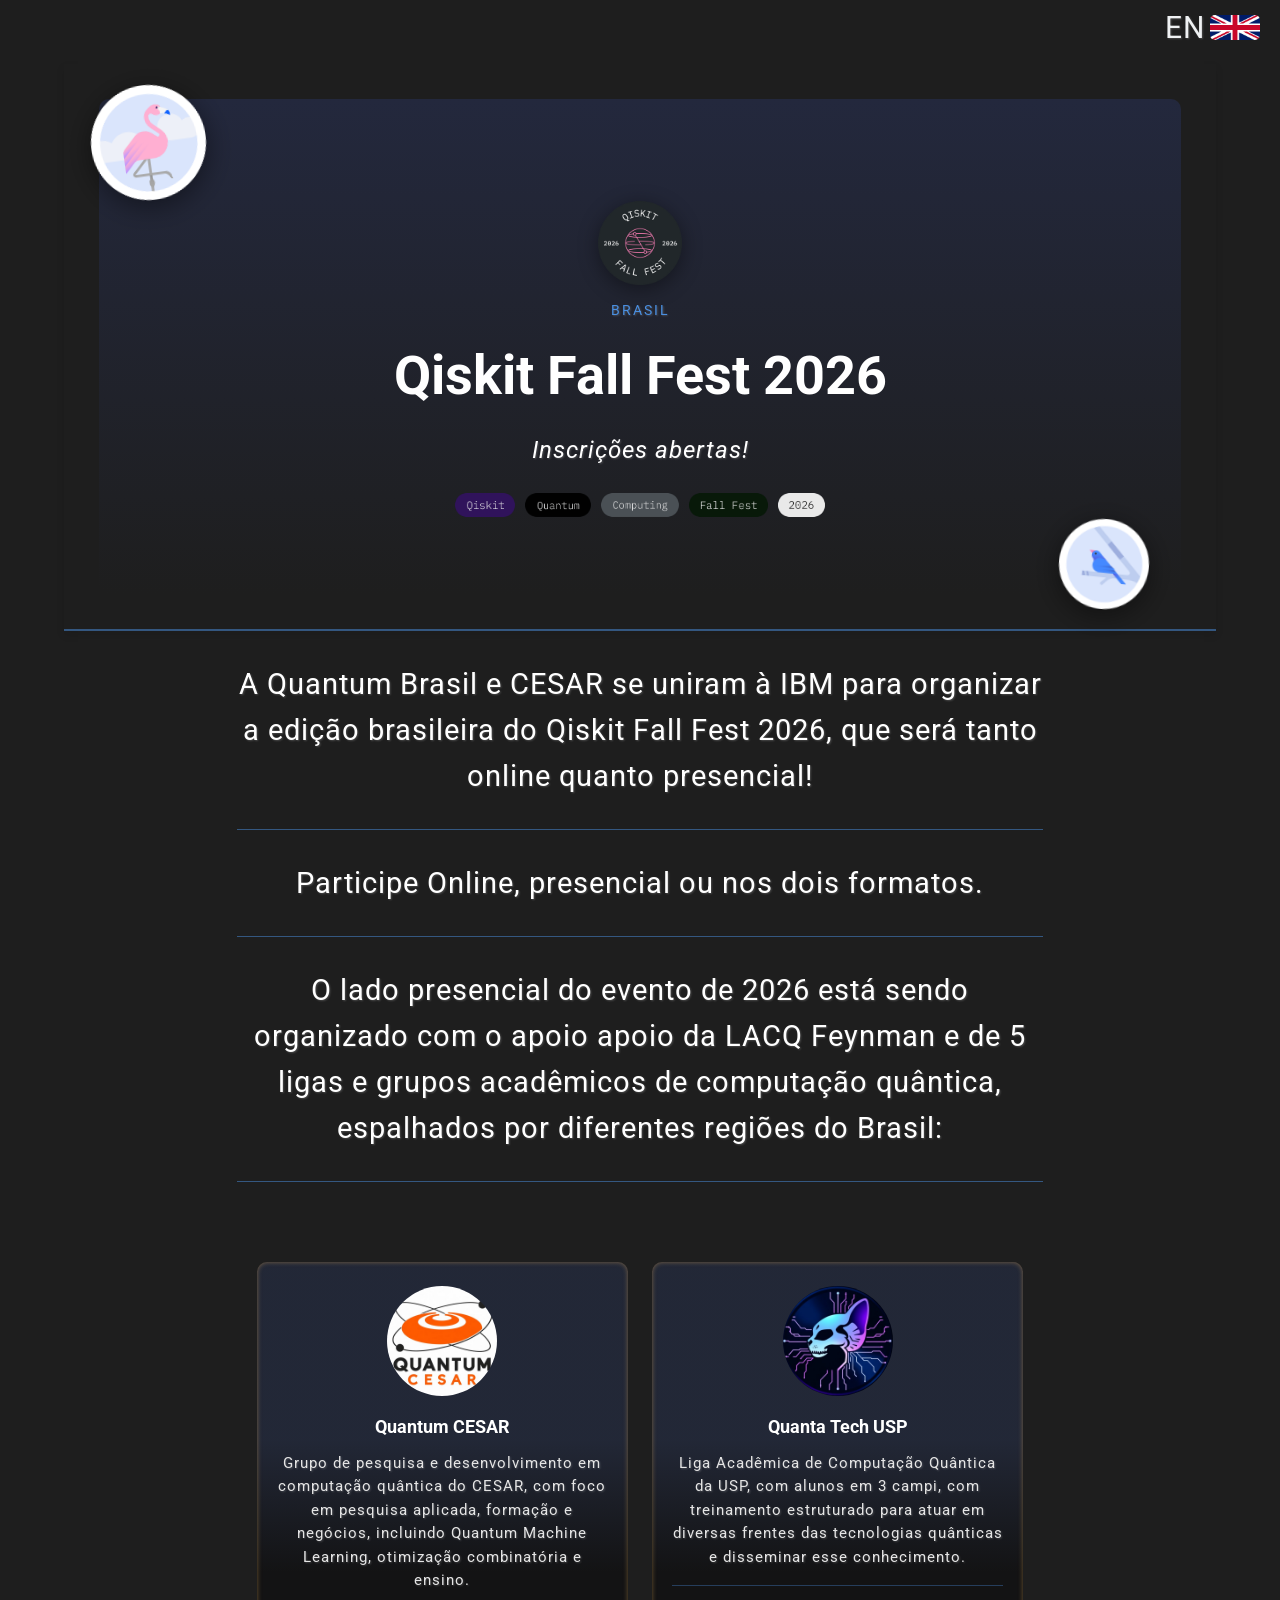
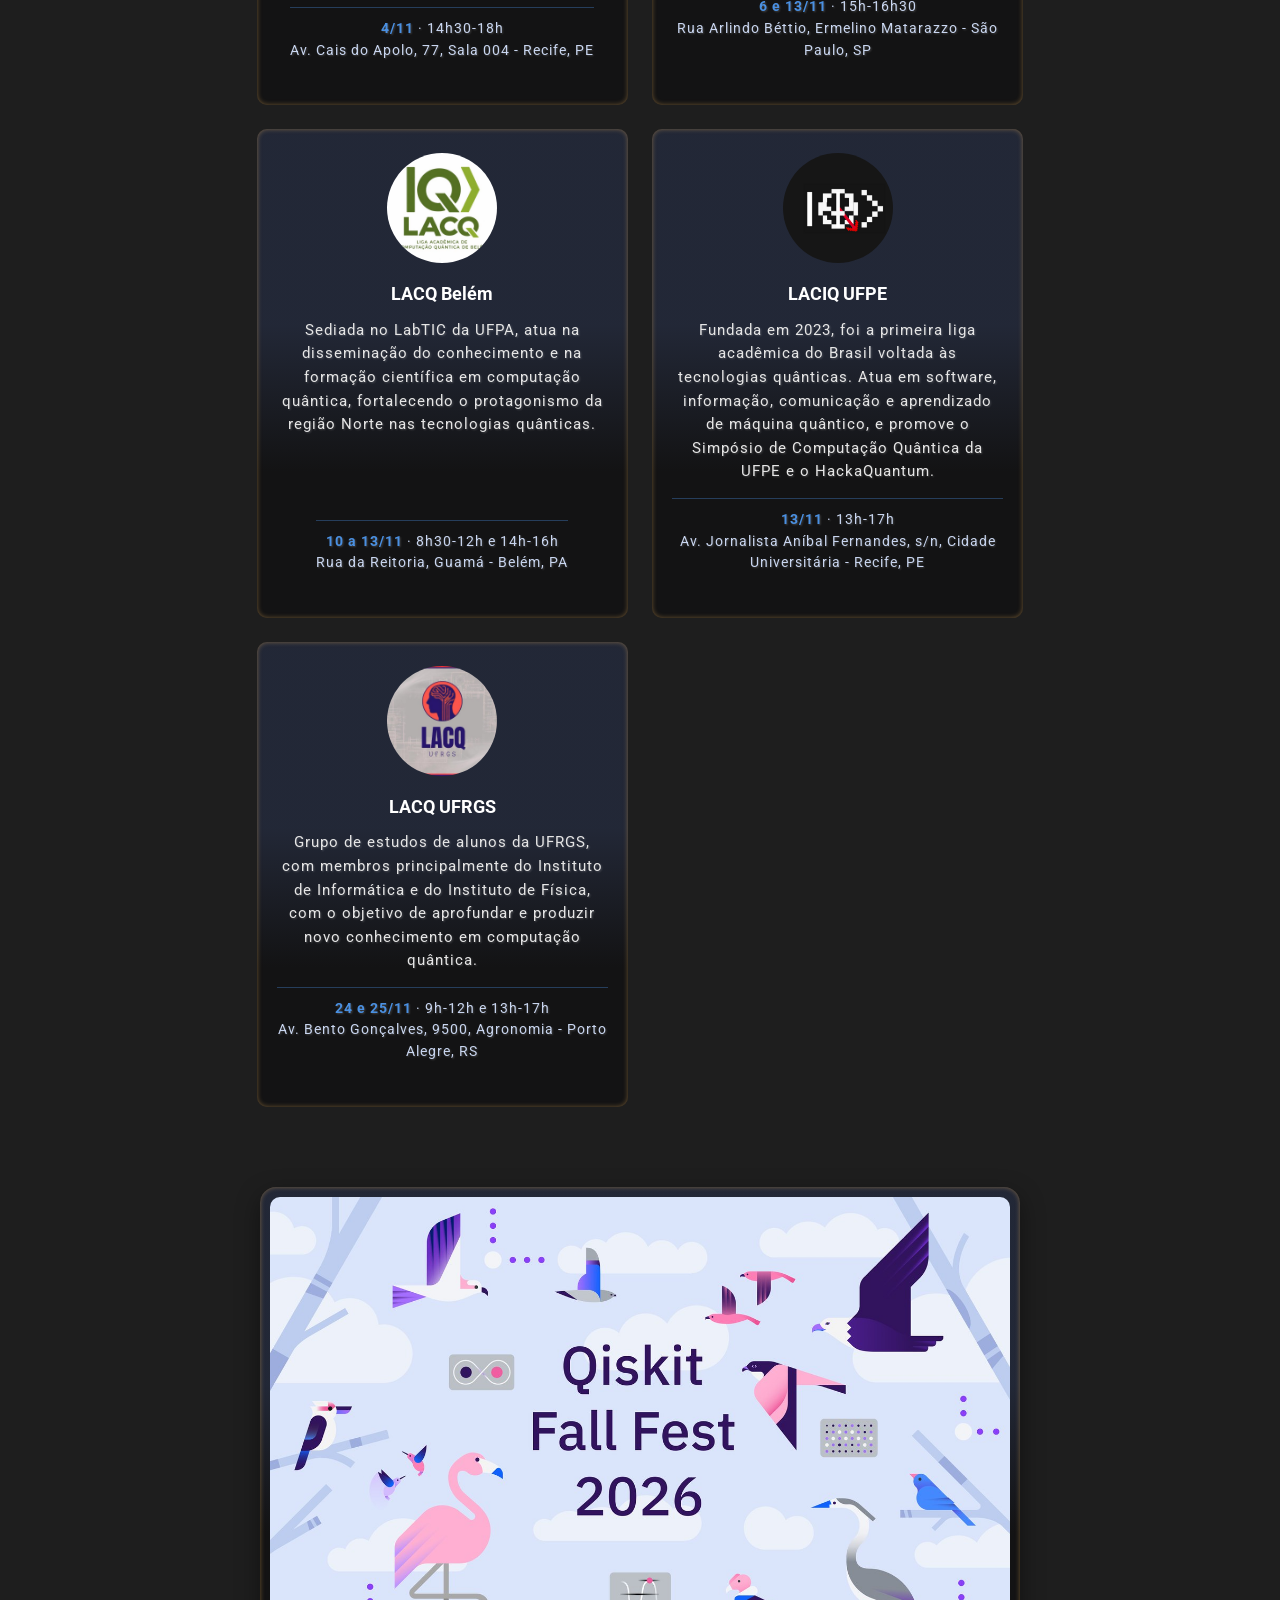
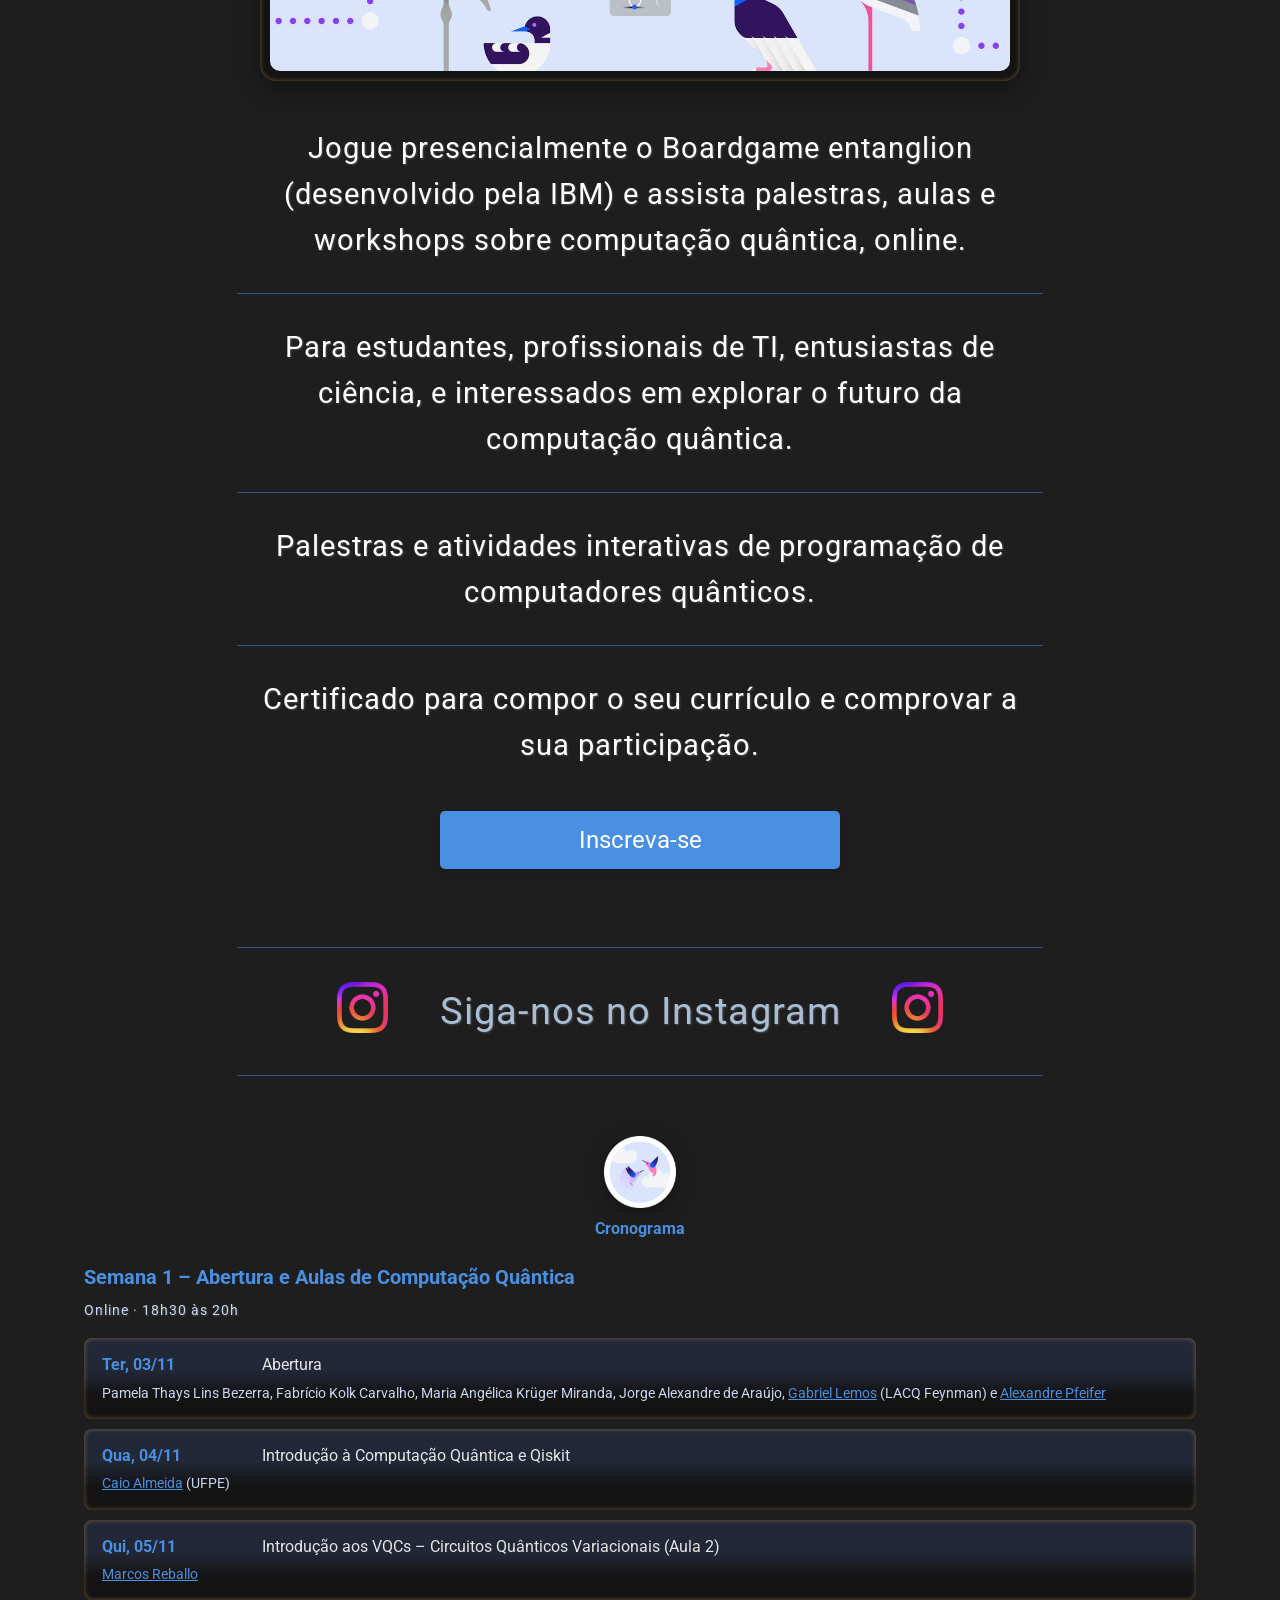
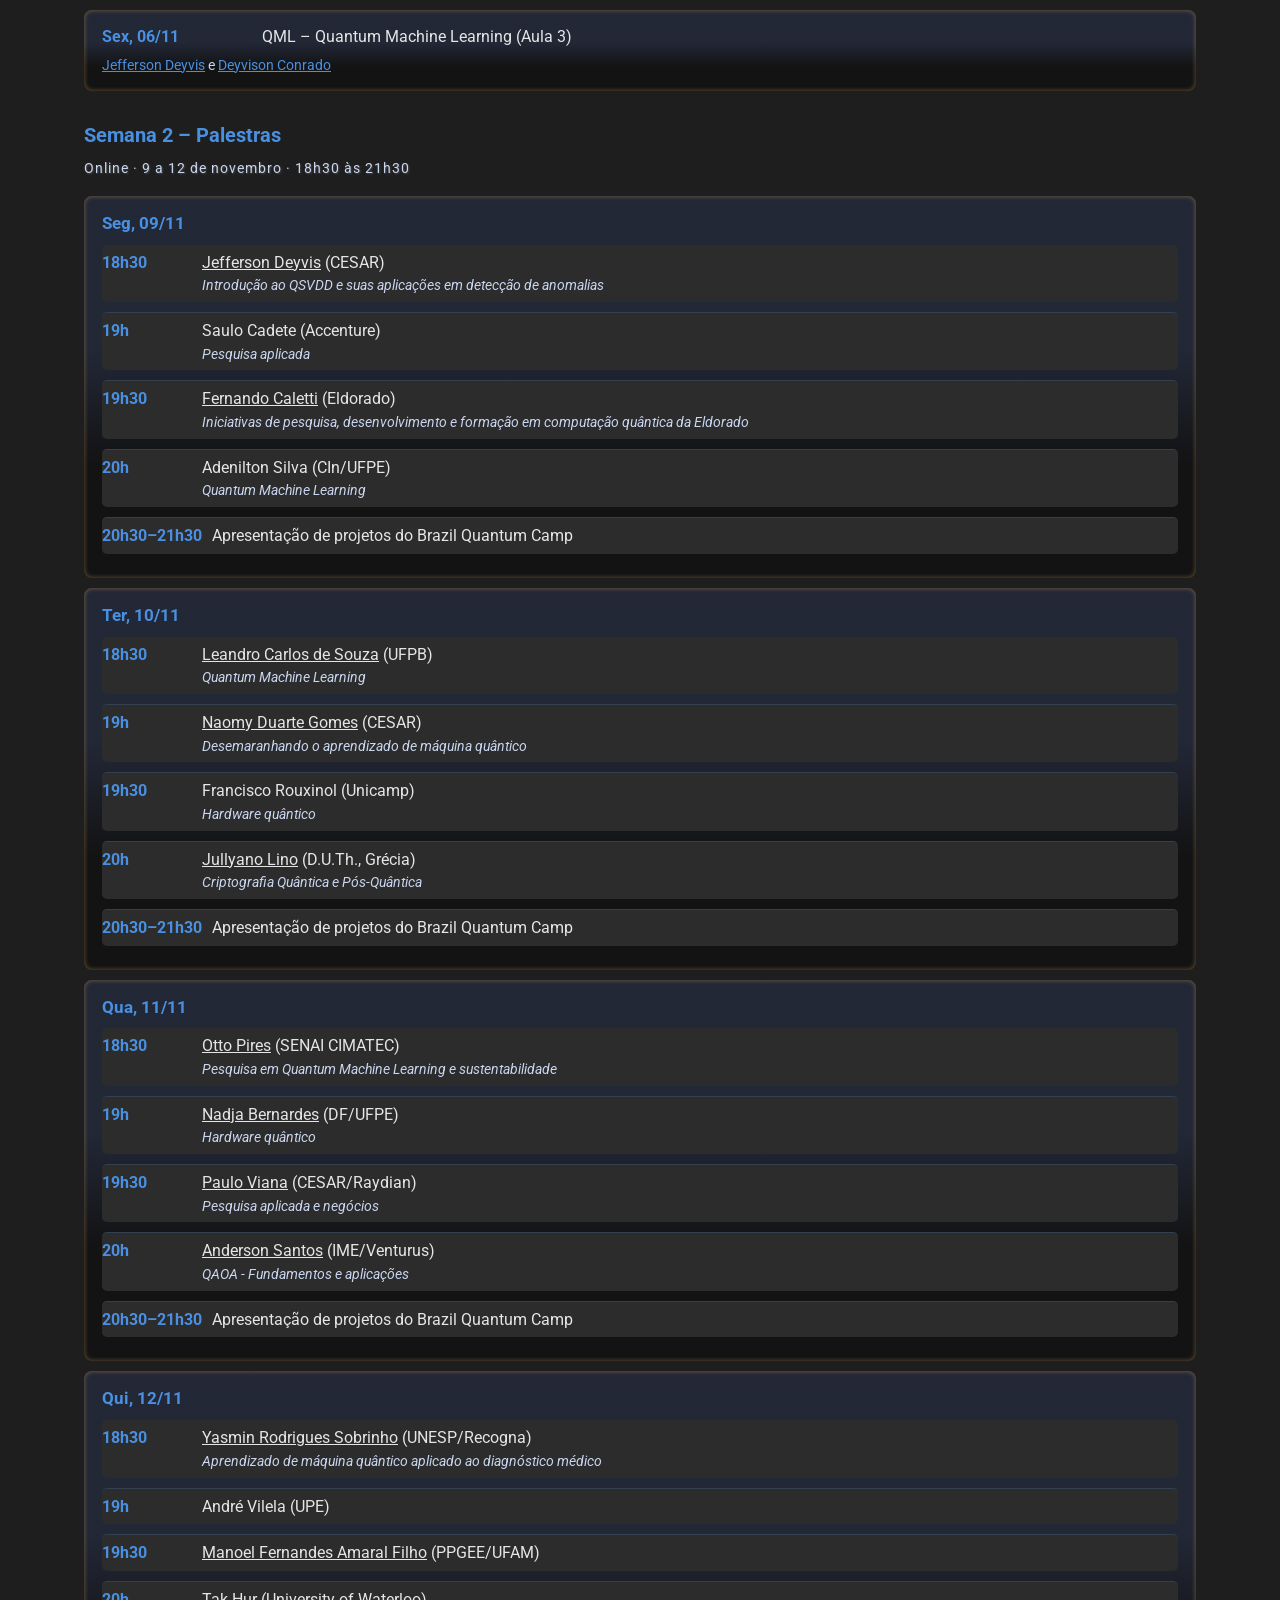
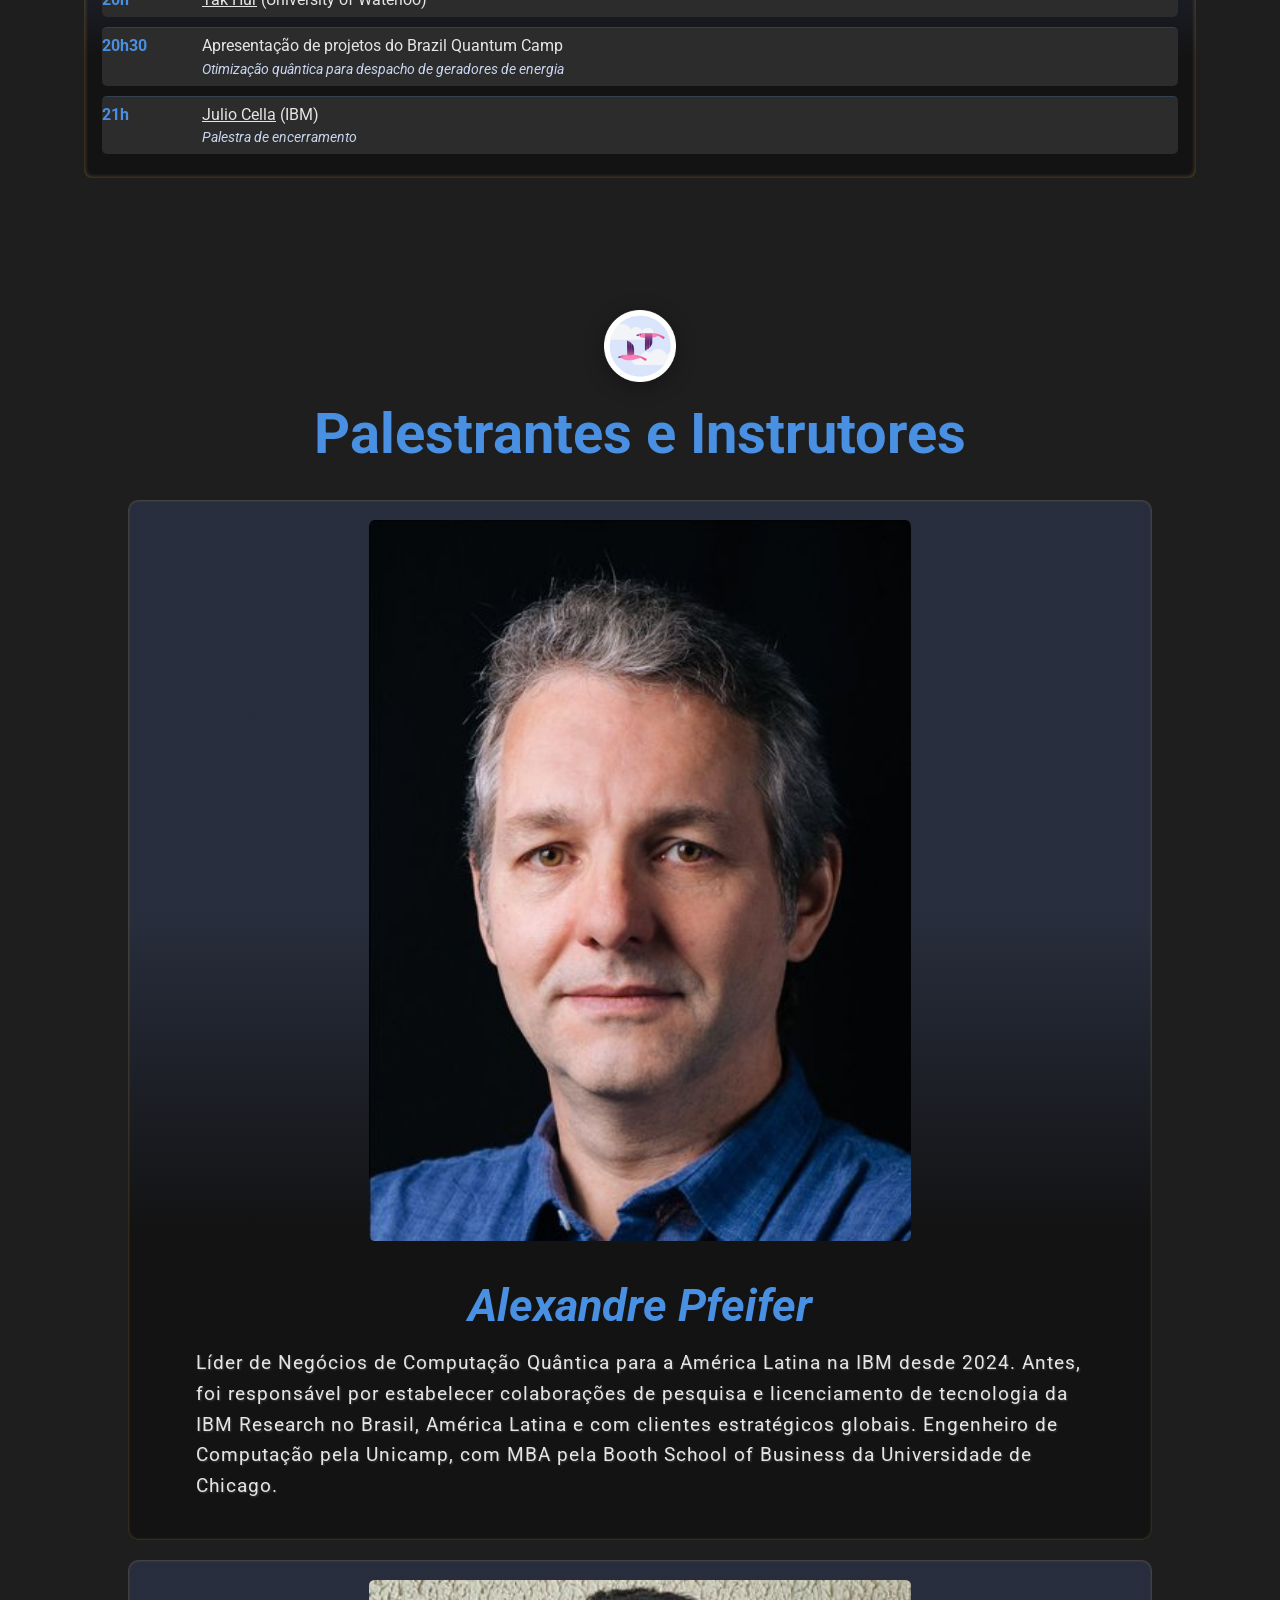
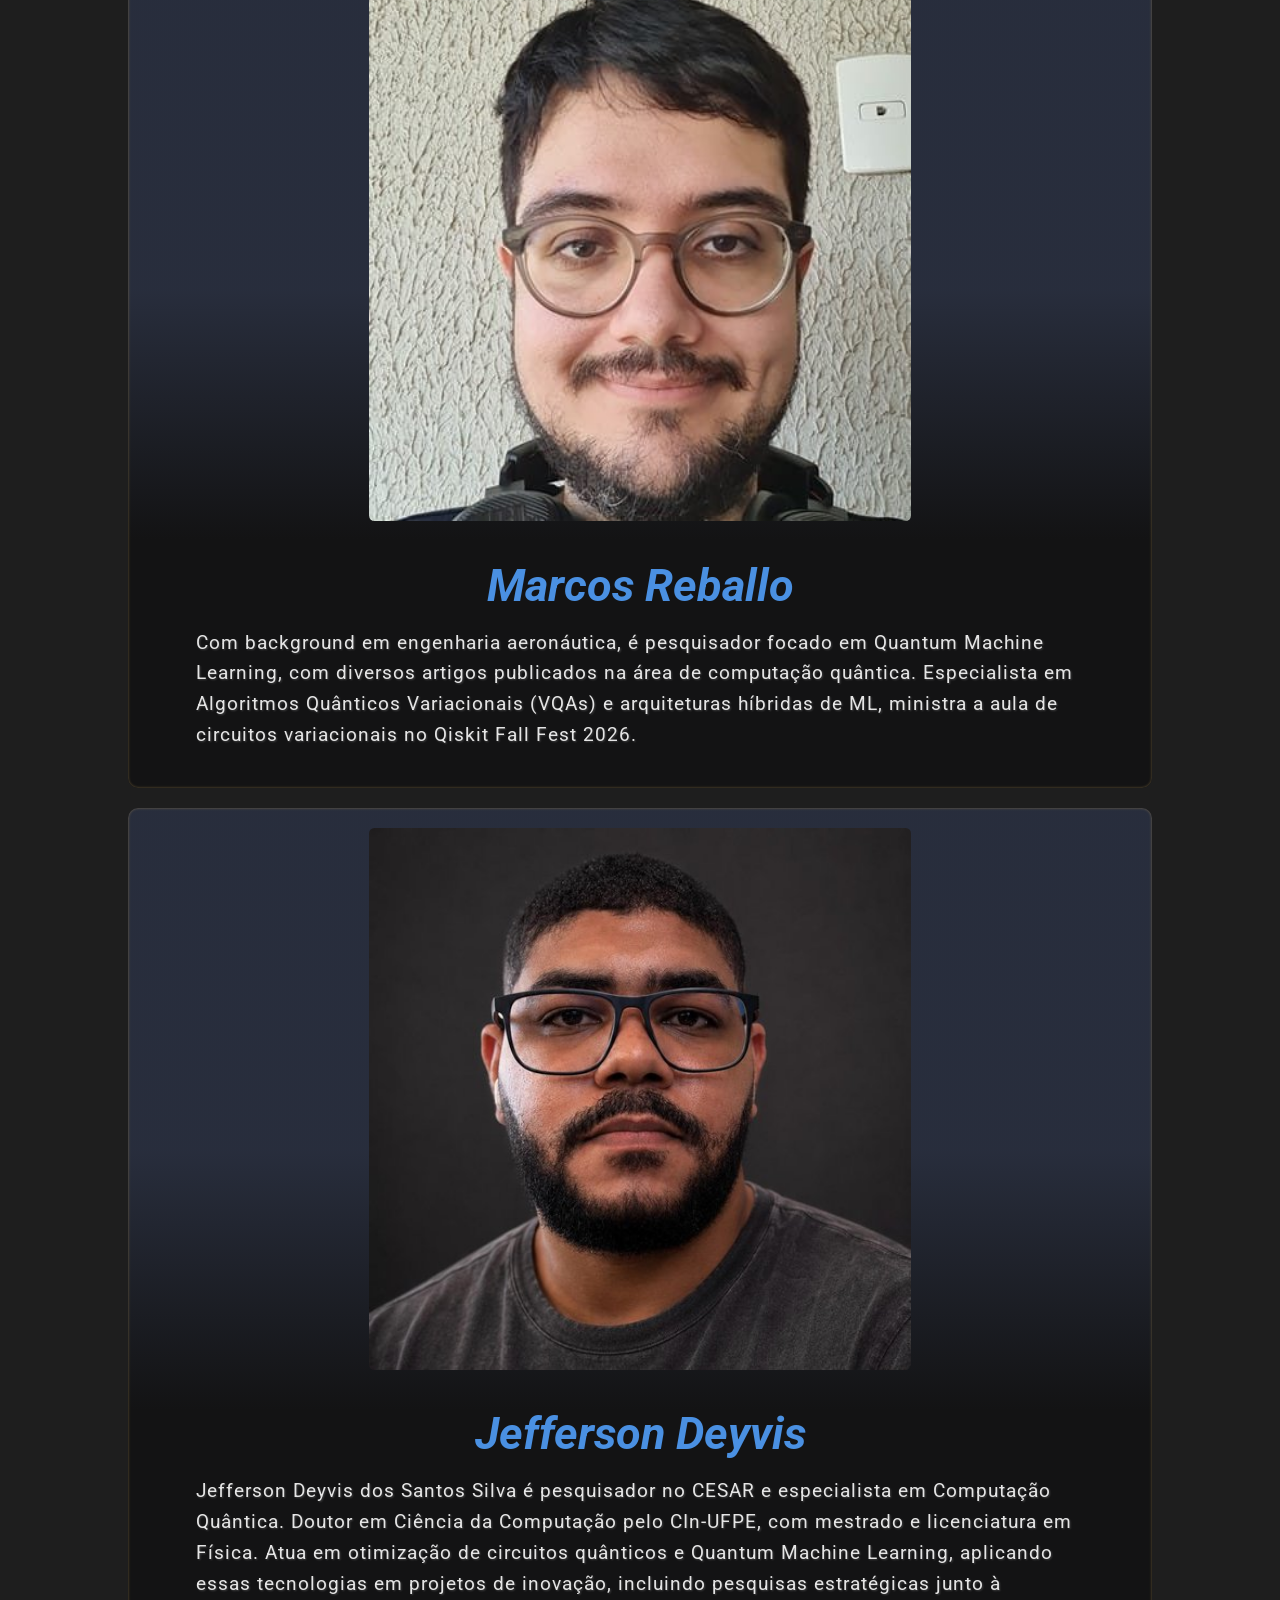
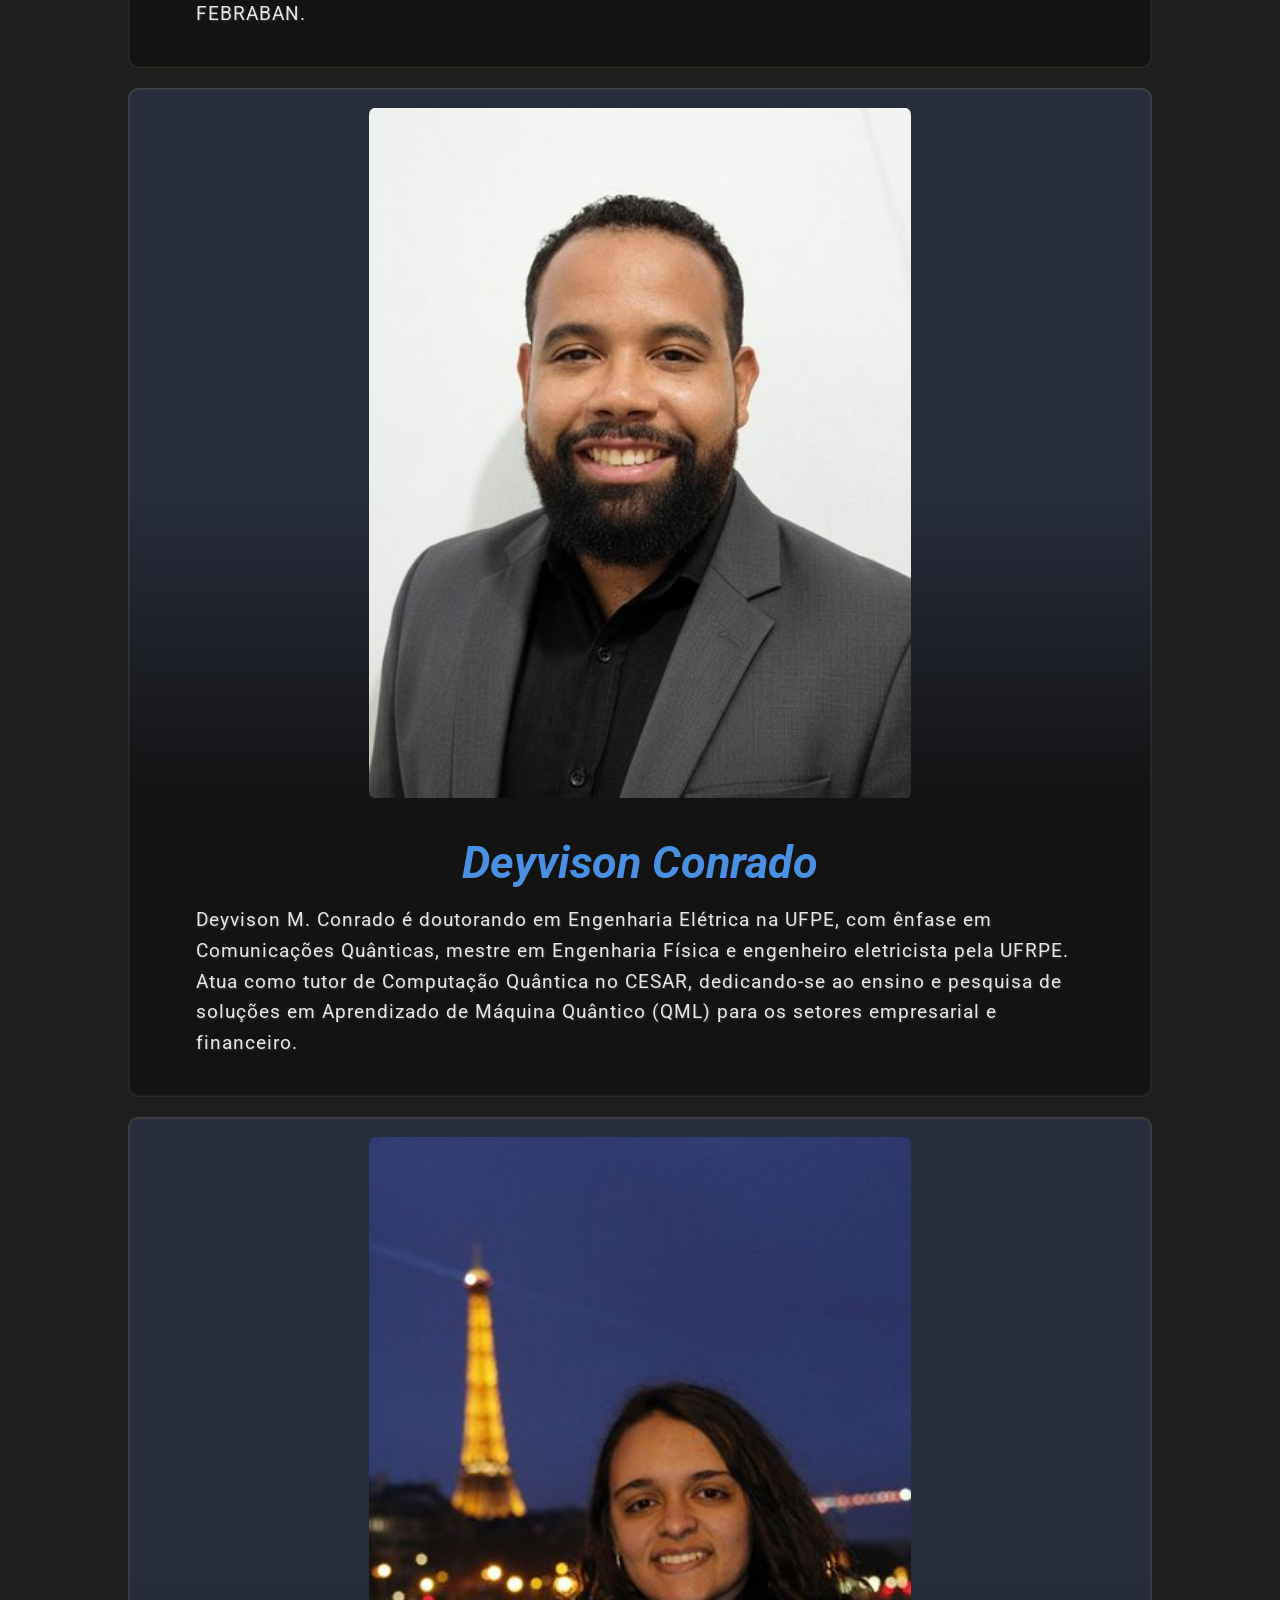
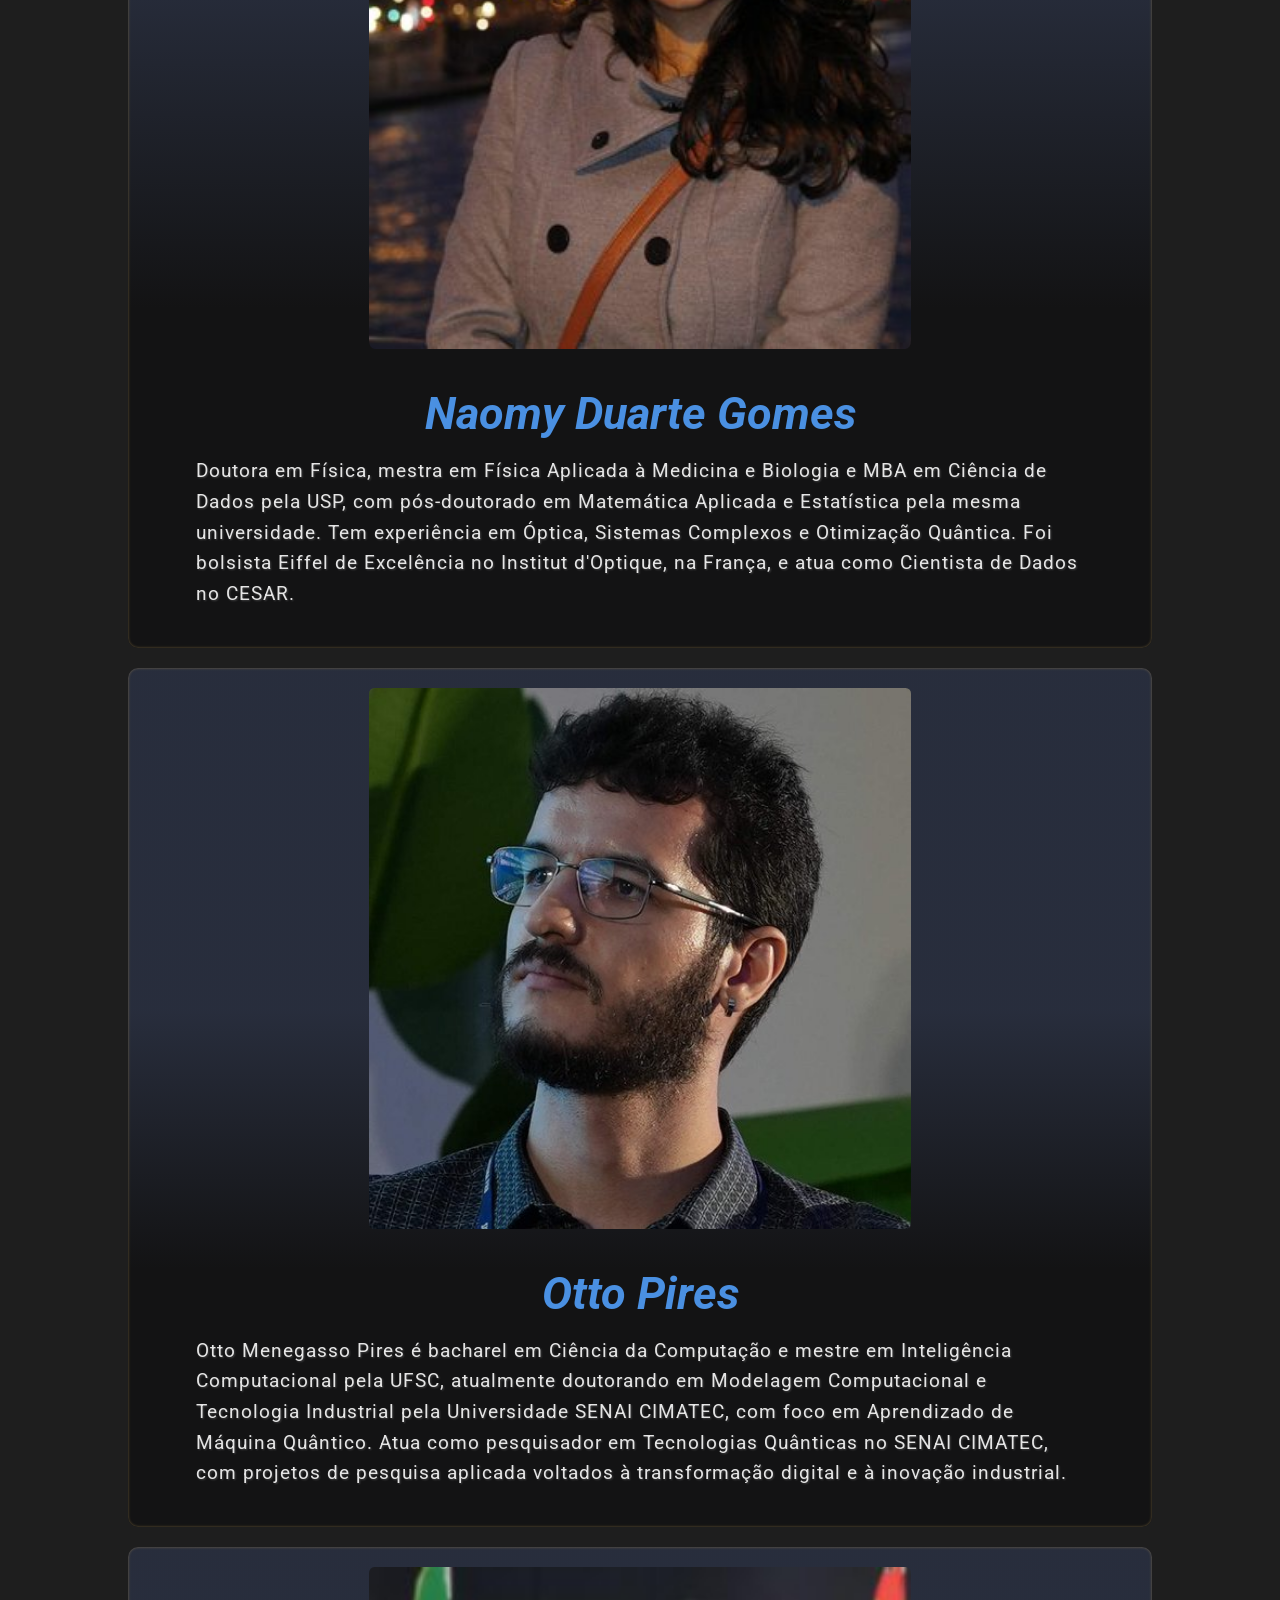
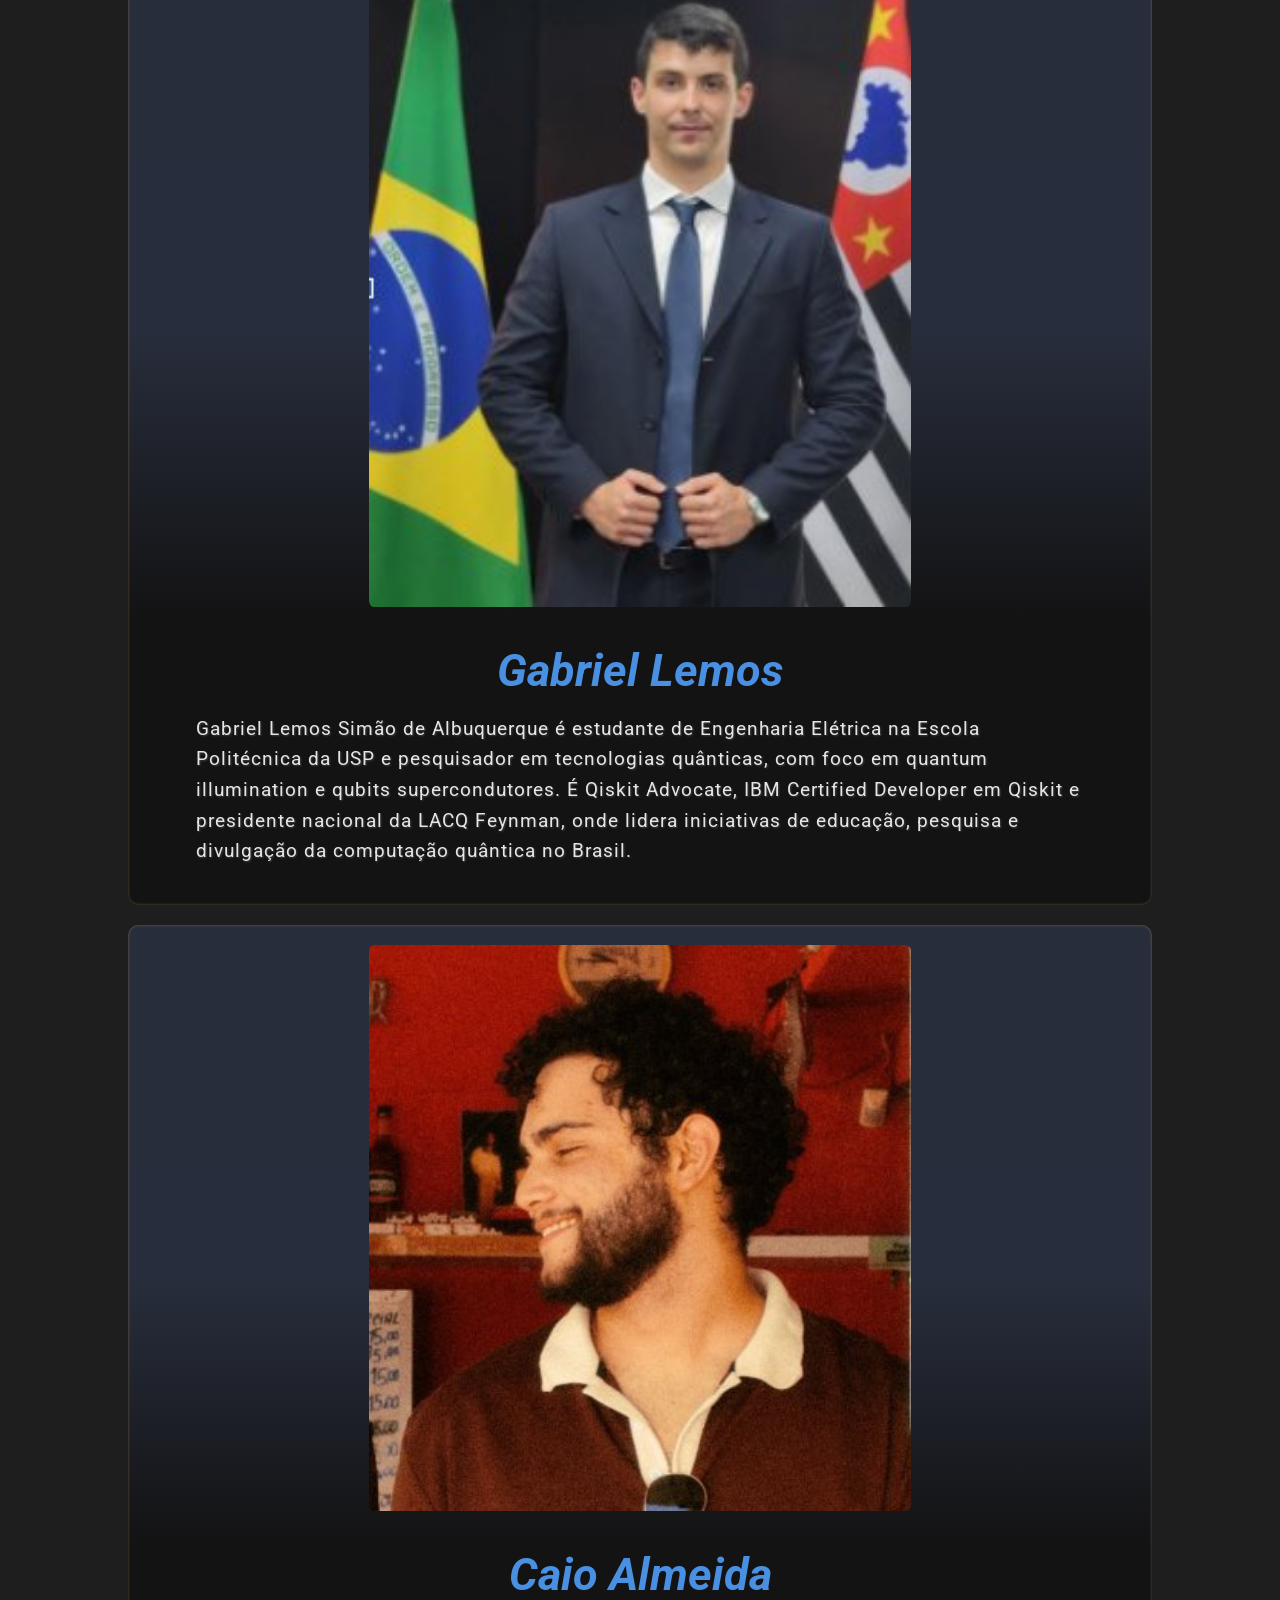
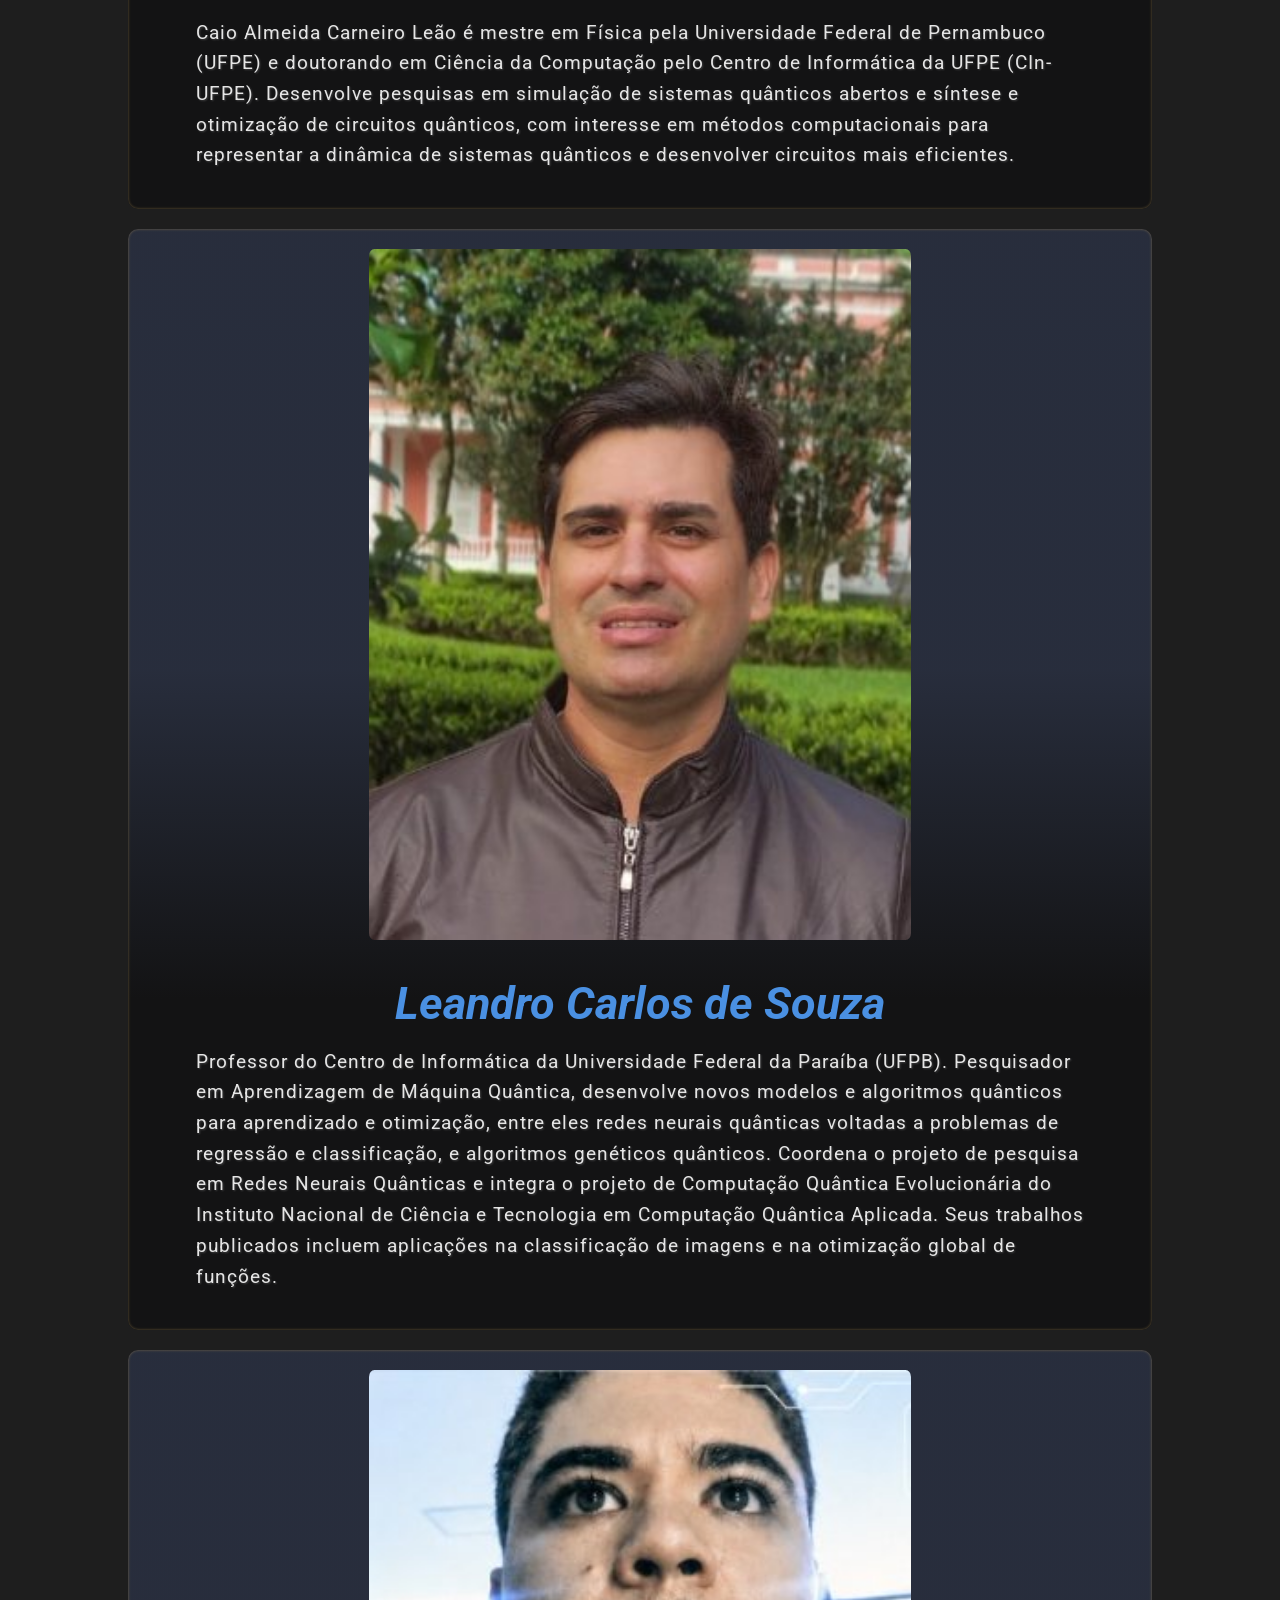
<file: index.html>
<!DOCTYPE html>
<html lang="pt-BR">

<head>
  <meta property="og:title" content="Qiskit Fall Fest Brasil - 2026">
  <meta property="og:description" content="Venha aprender computação quântica!">
  <meta property="og:image" content="https://qiskit-fall-fest-br.github.io/2026/img/design/og-image-2026.jpg">
  <meta property="og:url" content="https://qiskit-fall-fest-br.github.io/2026/">
  <meta property="og:type" content="website">

  <meta charset="UTF-8">
  <meta name="viewport" content="width=device-width, initial-scale=1.0">
  <title>Qiskit Fall Fest 2026 - Brasil</title>
  <link rel="icon" type="image/x-icon" href="favicon.ico">
  <link rel="icon" type="image/png" sizes="64x64" href="img/design/favicon-64.png">
  <link rel="apple-touch-icon" href="img/design/apple-touch-icon.png">
  <link rel="stylesheet" href="css/styles.css">
</head>
<body>
  <header>
    <section id="imagem-evento">
      <div class="hero-2026">
        <div class="bird-sticker bird-sticker--flamingo">
          <img src="img/design/bird-flamingo.png" alt="" aria-hidden="true">
        </div>
        <div class="bird-sticker bird-sticker--blue">
          <img src="img/design/bird-blue.png" alt="" aria-hidden="true">
        </div>
        <img class="brand-badge" src="img/design/brand-badge-220.png" alt="Selo Qiskit Fall Fest 2026">
        <p class="hero-eyebrow">Brasil</p>
        <h1>Qiskit Fall Fest 2026</h1>
        <p class="hero-data">Inscrições abertas!</p>
        <div class="hero-tags">
          <img src="img/design/pill-qiskit.png" alt="Qiskit">
          <img src="img/design/pill-quantum.png" alt="Quantum">
          <img src="img/design/pill-computing.png" alt="Computing">
          <img src="img/design/pill-fallfest.png" alt="Fall Fest">
          <img src="img/design/pill-2026.png" alt="2026">
        </div>
      </div>
    </section>
    <a class="lang-switcher" href="index_en.html">
      <p>EN</p>
      <img src="img/flags/uk.png" alt="uk flag"/>
    </a>
  </header>

  <main>
  <div class="margin">

  <section class="descricao">
    <p>A Quantum Brasil e CESAR se uniram à IBM para organizar a edição brasileira do Qiskit Fall Fest 2026<!-- TODO: confirmar se o formato deste ano será online, presencial ou híbrido -->, que será tanto online quanto presencial!</p>
  </section>

  <section class="descricao">
    <p>Participe Online, presencial ou nos dois formatos.</p>
  </section>

  <section class="descricao">
    <p>O lado presencial do evento de 2026 está sendo organizado com o apoio apoio da LACQ Feynman e de 5 ligas e grupos acadêmicos de computação quântica, espalhados por diferentes regiões do Brasil:</p>
  </section>

  <section class="ligas">
    <div class="ligas-grid">

      <div class="liga-card">
        <img src="img/ligas/quantum-cesar.jpg" alt="Logo Quantum CESAR">
        <h3>Quantum CESAR</h3>
        <p class="liga-desc">Grupo de pesquisa e desenvolvimento em computação quântica do CESAR, com foco em pesquisa aplicada, formação e negócios, incluindo Quantum Machine Learning, otimização combinatória e ensino.</p>
        <p class="liga-encontro"><strong>4/11</strong> · 14h30-18h<br>Av. Cais do Apolo, 77, Sala 004 - Recife, PE</p>
      </div>

      <div class="liga-card">
        <img src="img/ligas/quanta-tech-usp.jpg" alt="Logo Quanta Tech USP">
        <h3>Quanta Tech USP</h3>
        <p class="liga-desc">Liga Acadêmica de Computação Quântica da USP, com alunos em 3 campi, com treinamento estruturado para atuar em diversas frentes das tecnologias quânticas e disseminar esse conhecimento.</p>
        <p class="liga-encontro"><strong>6 e 13/11</strong> · 15h-16h30<br>Rua Arlindo Béttio, Ermelino Matarazzo - São Paulo, SP</p>
      </div>

      <div class="liga-card">
        <img src="img/ligas/lacq-belem.jpg" alt="Logo LACQ Belém">
        <h3>LACQ Belém</h3>
        <p class="liga-desc">Sediada no LabTIC da UFPA, atua na disseminação do conhecimento e na formação científica em computação quântica, fortalecendo o protagonismo da região Norte nas tecnologias quânticas.</p>
        <p class="liga-encontro"><strong>10 a 13/11</strong> · 8h30-12h e 14h-16h<br>Rua da Reitoria, Guamá - Belém, PA</p>
      </div>

      <div class="liga-card">
        <img src="img/ligas/laciq-ufpe.png" alt="Logo LACIQ UFPE">
        <h3>LACIQ UFPE</h3>
        <p class="liga-desc">Fundada em 2023, foi a primeira liga acadêmica do Brasil voltada às tecnologias quânticas. Atua em software, informação, comunicação e aprendizado de máquina quântico, e promove o Simpósio de Computação Quântica da UFPE e o HackaQuantum.</p>
        <p class="liga-encontro"><strong>13/11</strong> · 13h-17h<br>Av. Jornalista Aníbal Fernandes, s/n, Cidade Universitária - Recife, PE</p>
      </div>

      <div class="liga-card">
        <img src="img/ligas/lacq-ufrgs.jpg" alt="Logo LACQ UFRGS">
        <h3>LACQ UFRGS</h3>
        <p class="liga-desc">Grupo de estudos de alunos da UFRGS, com membros principalmente do Instituto de Informática e do Instituto de Física, com o objetivo de aprofundar e produzir novo conhecimento em computação quântica.</p>
        <p class="liga-encontro"><strong>24 e 25/11</strong> · 9h-12h e 13h-17h<br>Av. Bento Gonçalves, 9500, Agronomia - Porto Alegre, RS</p>
      </div>

    </div>
  </section>

  <div class="poster-showcase">
    <div class="poster-frame">
      <img src="img/design/poster-2026.jpg" alt="Ilustração Qiskit Fall Fest 2026">
    </div>
  </div>

  <section class="descricao">
    <p>Jogue presencialmente o Boardgame entanglion (desenvolvido pela IBM) e assista palestras, aulas e workshops sobre computação quântica, online.</p>
  </section>


  <section class="descricao">
    <p>Para estudantes, profissionais de TI, entusiastas de ciência, e interessados em
      explorar o futuro da computação quântica.</p>
  </section>

  <section class="descricao">
    <p>Palestras e atividades interativas
      de programação de computadores quânticos.</p>
  </section>

  <section class="descricao" id="ultimo">
    <p>Certificado para compor o seu currículo e comprovar a sua
      participação.</p>
  </section>

  <section id="formulario-inscricao">
    <form id="form-inscricao">
      <button type="button" onclick="abrirForm()">Inscreva-se</button>
    </form>
  </section>
  <div class = "instagram_div" >
    <a href="https://www.instagram.com/quantumbrasil_qff/" target="_blank"><img src="img/instagram/logo.png"/></a>
    <a href="https://www.instagram.com/quantumbrasil_qff/" target="_blank"><p class="instagram-link" target="_blank">Siga-nos no Instagram</p></a>
    <a href="https://www.instagram.com/quantumbrasil_qff/" target="_blank"><img src="img/instagram/logo.png"/></a>
  </div>
  </div>

  <section class="cronograma-2026">
    <div class="section-sticker">
      <img src="img/design/bird-hummingbirds.png" alt="" aria-hidden="true">
    </div>
    <h2>Cronograma</h2>

    <div class="semana-bloco">
      <h3>Semana 1 – Abertura e Aulas de Computação Quântica</h3>
      <p class="semana-info">Online · 18h30 às 20h</p>

      <div class="dia-card">
        <span class="dia-data">Ter, 03/11</span>
        <span class="dia-tema">Abertura</span>
        <span class="dia-palestrante">Pamela Thays Lins Bezerra, Fabrício Kolk Carvalho, Maria Angélica Krüger Miranda, Jorge Alexandre de Araújo, <a href="#gabriel-lemos_desc">Gabriel Lemos</a> (LACQ Feynman) e <a href="#alexandre-pfeifer_desc">Alexandre Pfeifer</a></span>
      </div>

      <div class="dia-card">
        <span class="dia-data">Qua, 04/11</span>
        <span class="dia-tema">Introdução à Computação Quântica e Qiskit</span>
        <span class="dia-palestrante"><a href="#caio-almeida_desc">Caio Almeida</a> (UFPE)</span>
      </div>

      <div class="dia-card">
        <span class="dia-data">Qui, 05/11</span>
        <span class="dia-tema">Introdução aos VQCs – Circuitos Quânticos Variacionais (Aula 2)</span>
        <span class="dia-palestrante"><a href="#marcos-reballo_desc">Marcos Reballo</a></span>
      </div>

      <div class="dia-card">
        <span class="dia-data">Sex, 06/11</span>
        <span class="dia-tema">QML – Quantum Machine Learning (Aula 3)</span>
        <span class="dia-palestrante"><a href="#jefferson-deyvis_desc">Jefferson Deyvis</a> e <a href="#deyvison-conrado_desc">Deyvison Conrado</a></span>
      </div>
    </div>

    <div class="semana-bloco">
      <h3>Semana 2 – Palestras</h3>
      <p class="semana-info">Online · 9 a 12 de novembro · 18h30 às 21h30</p>

      <div class="dia-multi">
        <h4>Seg, 09/11</h4>
        <ul class="dia-itens">
          <li><span class="item-hora">18h30</span><span class="item-tema"><a href="#jefferson-deyvis_desc">Jefferson Deyvis</a> (CESAR)<span class="item-subtitulo">Introdução ao QSVDD e suas aplicações em detecção de anomalias</span></span></li>
          <li><span class="item-hora">19h</span><span class="item-tema">Saulo Cadete (Accenture)<span class="item-subtitulo">Pesquisa aplicada</span></span></li>
          <li><span class="item-hora">19h30</span><span class="item-tema"><a href="#fernando-caletti_desc">Fernando Caletti</a> (Eldorado)<span class="item-subtitulo">Iniciativas de pesquisa, desenvolvimento e formação em computação quântica da Eldorado</span></span></li>
          <li><span class="item-hora">20h</span><span class="item-tema">Adenilton Silva (CIn/UFPE)<span class="item-subtitulo">Quantum Machine Learning</span></span></li>
          <li><span class="item-hora">20h30–21h30</span><span class="item-tema">Apresentação de projetos do Brazil Quantum Camp</span></li>
        </ul>
      </div>

      <div class="dia-multi">
        <h4>Ter, 10/11</h4>
        <ul class="dia-itens">
          <li><span class="item-hora">18h30</span><span class="item-tema"><a href="#leandro-souza_desc">Leandro Carlos de Souza</a> (UFPB)<span class="item-subtitulo">Quantum Machine Learning</span></span></li>
          <li><span class="item-hora">19h</span><span class="item-tema"><a href="#naomy-duarte-gomes_desc">Naomy Duarte Gomes</a> (CESAR)<span class="item-subtitulo">Desemaranhando o aprendizado de máquina quântico</span></span></li>
          <li><span class="item-hora">19h30</span><span class="item-tema">Francisco Rouxinol (Unicamp)<span class="item-subtitulo">Hardware quântico</span></span></li>
          <li><span class="item-hora">20h</span><span class="item-tema"><a href="#jullyano-lino_desc">Jullyano Lino</a> (D.U.Th., Grécia)<span class="item-subtitulo">Criptografia Quântica e Pós-Quântica</span></span></li>
          <li><span class="item-hora">20h30–21h30</span><span class="item-tema">Apresentação de projetos do Brazil Quantum Camp</span></li>
        </ul>
      </div>

      <div class="dia-multi">
        <h4>Qua, 11/11</h4>
        <ul class="dia-itens">
          <li><span class="item-hora">18h30</span><span class="item-tema"><a href="#otto-pires_desc">Otto Pires</a> (SENAI CIMATEC)<span class="item-subtitulo">Pesquisa em Quantum Machine Learning e sustentabilidade</span></span></li>
          <li><span class="item-hora">19h</span><span class="item-tema"><a href="#nadja-bernardes_desc">Nadja Bernardes</a> (DF/UFPE)<span class="item-subtitulo">Hardware quântico</span></span></li>
          <li><span class="item-hora">19h30</span><span class="item-tema"><a href="#paulo-viana_desc">Paulo Viana</a> (CESAR/Raydian)<span class="item-subtitulo">Pesquisa aplicada e negócios</span></span></li>
          <li><span class="item-hora">20h</span><span class="item-tema"><a href="#anderson-santos_desc">Anderson Santos</a> (IME/Venturus)<span class="item-subtitulo">QAOA - Fundamentos e aplicações</span></span></li>
          <li><span class="item-hora">20h30–21h30</span><span class="item-tema">Apresentação de projetos do Brazil Quantum Camp</span></li>
        </ul>
      </div>

      <div class="dia-multi">
        <h4>Qui, 12/11</h4>
        <ul class="dia-itens">
          <li><span class="item-hora">18h30</span><span class="item-tema"><a href="#yasmin-sobrinho_desc">Yasmin Rodrigues Sobrinho</a> (UNESP/Recogna)<span class="item-subtitulo">Aprendizado de máquina quântico aplicado ao diagnóstico médico</span></span></li>
          <li><span class="item-hora">19h</span><span class="item-tema">André Vilela (UPE)</span></li>
          <li><span class="item-hora">19h30</span><span class="item-tema"><a href="#manoel-amaral-filho_desc">Manoel Fernandes Amaral Filho</a> (PPGEE/UFAM)</span></li>
          <li><span class="item-hora">20h</span><span class="item-tema"><a href="#tak-hur_desc">Tak Hur</a> (University of Waterloo)</span></li>
          <li><span class="item-hora">20h30</span><span class="item-tema">Apresentação de projetos do Brazil Quantum Camp<span class="item-subtitulo">Otimização quântica para despacho de geradores de energia</span></span></li>
          <li><span class="item-hora">21h</span><span class="item-tema"><a href="#julio-cella_desc">Julio Cella</a> (IBM)<span class="item-subtitulo">Palestra de encerramento</span></span></li>
        </ul>
      </div>
    </div>
  </section>

  <section class="palestrantes">
    <div class="section-sticker">
      <img src="img/design/bird-pair.png" alt="" aria-hidden="true">
    </div>
    <h2>Palestrantes e Instrutores</h2>

    <div id="alexandre-pfeifer_desc" class="palestrante-card">
      <img class="palestrante-photo" src="Palestrantes/alexandre-pfeifer/foto.jpg" alt="Foto Alexandre Pfeifer">
      <div class="info-palestrante">
        <div class="nome_palestrante_linkedin_icone">
          <h3>Alexandre Pfeifer</h3>
        </div>
        <p class="bio">Líder de Negócios de Computação Quântica para a América Latina na IBM desde 2024. Antes, foi responsável por estabelecer colaborações de pesquisa e licenciamento de tecnologia da IBM Research no Brasil, América Latina e com clientes estratégicos globais. Engenheiro de Computação pela Unicamp, com MBA pela Booth School of Business da Universidade de Chicago.</p>
      </div>
    </div>

    <div id="marcos-reballo_desc" class="palestrante-card">
      <img class="palestrante-photo" src="Palestrantes/marcos-reballo/foto.jpg" alt="Foto Marcos Reballo">
      <div class="info-palestrante">
        <div class="nome_palestrante_linkedin_icone">
          <h3>Marcos Reballo</h3>
        </div>
        <p class="bio">Com background em engenharia aeronáutica, é pesquisador focado em Quantum Machine Learning, com diversos artigos publicados na área de computação quântica. Especialista em Algoritmos Quânticos Variacionais (VQAs) e arquiteturas híbridas de ML, ministra a aula de circuitos variacionais no Qiskit Fall Fest 2026.</p>
      </div>
    </div>

    <div id="jefferson-deyvis_desc" class="palestrante-card">
      <img class="palestrante-photo" src="Palestrantes/jefferson-deyvis/foto.jpg" alt="Foto Jefferson Deyvis">
      <div class="info-palestrante">
        <div class="nome_palestrante_linkedin_icone">
          <h3>Jefferson Deyvis</h3>
        </div>
        <p class="bio">Jefferson Deyvis dos Santos Silva é pesquisador no CESAR e especialista em Computação Quântica. Doutor em Ciência da Computação pelo CIn-UFPE, com mestrado e licenciatura em Física. Atua em otimização de circuitos quânticos e Quantum Machine Learning, aplicando essas tecnologias em projetos de inovação, incluindo pesquisas estratégicas junto à FEBRABAN.</p>
      </div>
    </div>

    <div id="deyvison-conrado_desc" class="palestrante-card">
      <img class="palestrante-photo" src="Palestrantes/deyvison-conrado/foto.jpg" alt="Foto Deyvison Conrado">
      <div class="info-palestrante">
        <div class="nome_palestrante_linkedin_icone">
          <h3>Deyvison Conrado</h3>
        </div>
        <p class="bio">Deyvison M. Conrado é doutorando em Engenharia Elétrica na UFPE, com ênfase em Comunicações Quânticas, mestre em Engenharia Física e engenheiro eletricista pela UFRPE. Atua como tutor de Computação Quântica no CESAR, dedicando-se ao ensino e pesquisa de soluções em Aprendizado de Máquina Quântico (QML) para os setores empresarial e financeiro.</p>
      </div>
    </div>

    <div id="naomy-duarte-gomes_desc" class="palestrante-card">
      <img class="palestrante-photo" src="Palestrantes/naomy-duarte-gomes/foto.jpg" alt="Foto Naomy Duarte Gomes">
      <div class="info-palestrante">
        <div class="nome_palestrante_linkedin_icone">
          <h3>Naomy Duarte Gomes</h3>
        </div>
        <p class="bio">Doutora em Física, mestra em Física Aplicada à Medicina e Biologia e MBA em Ciência de Dados pela USP, com pós-doutorado em Matemática Aplicada e Estatística pela mesma universidade. Tem experiência em Óptica, Sistemas Complexos e Otimização Quântica. Foi bolsista Eiffel de Excelência no Institut d'Optique, na França, e atua como Cientista de Dados no CESAR.</p>
      </div>
    </div>

    <div id="otto-pires_desc" class="palestrante-card">
      <img class="palestrante-photo" src="Palestrantes/otto-pires/foto.jpg" alt="Foto Otto Pires">
      <div class="info-palestrante">
        <div class="nome_palestrante_linkedin_icone">
          <h3>Otto Pires</h3>
        </div>
        <p class="bio">Otto Menegasso Pires é bacharel em Ciência da Computação e mestre em Inteligência Computacional pela UFSC, atualmente doutorando em Modelagem Computacional e Tecnologia Industrial pela Universidade SENAI CIMATEC, com foco em Aprendizado de Máquina Quântico. Atua como pesquisador em Tecnologias Quânticas no SENAI CIMATEC, com projetos de pesquisa aplicada voltados à transformação digital e à inovação industrial.</p>
      </div>
    </div>

    <div id="gabriel-lemos_desc" class="palestrante-card">
      <img class="palestrante-photo" src="Palestrantes/gabriel-lemos/foto.jpg" alt="Foto Gabriel Lemos">
      <div class="info-palestrante">
        <div class="nome_palestrante_linkedin_icone">
          <h3>Gabriel Lemos</h3>
        </div>
        <p class="bio">Gabriel Lemos Simão de Albuquerque é estudante de Engenharia Elétrica na Escola Politécnica da USP e pesquisador em tecnologias quânticas, com foco em quantum illumination e qubits supercondutores. É Qiskit Advocate, IBM Certified Developer em Qiskit e presidente nacional da LACQ Feynman, onde lidera iniciativas de educação, pesquisa e divulgação da computação quântica no Brasil.</p>
      </div>
    </div>

    <div id="caio-almeida_desc" class="palestrante-card">
      <img class="palestrante-photo" src="Palestrantes/caio-almeida/foto.jpg" alt="Foto Caio Almeida">
      <div class="info-palestrante">
        <div class="nome_palestrante_linkedin_icone">
          <h3>Caio Almeida</h3>
        </div>
        <p class="bio">Caio Almeida Carneiro Leão é mestre em Física pela Universidade Federal de Pernambuco (UFPE) e doutorando em Ciência da Computação pelo Centro de Informática da UFPE (CIn-UFPE). Desenvolve pesquisas em simulação de sistemas quânticos abertos e síntese e otimização de circuitos quânticos, com interesse em métodos computacionais para representar a dinâmica de sistemas quânticos e desenvolver circuitos mais eficientes.</p>
      </div>
    </div>

    <div id="leandro-souza_desc" class="palestrante-card">
      <img class="palestrante-photo" src="Palestrantes/leandro-souza/foto.jpg" alt="Foto Leandro Carlos de Souza">
      <div class="info-palestrante">
        <div class="nome_palestrante_linkedin_icone">
          <h3>Leandro Carlos de Souza</h3>
        </div>
        <p class="bio">Professor do Centro de Informática da Universidade Federal da Paraíba (UFPB). Pesquisador em Aprendizagem de Máquina Quântica, desenvolve novos modelos e algoritmos quânticos para aprendizado e otimização, entre eles redes neurais quânticas voltadas a problemas de regressão e classificação, e algoritmos genéticos quânticos. Coordena o projeto de pesquisa em Redes Neurais Quânticas e integra o projeto de Computação Quântica Evolucionária do Instituto Nacional de Ciência e Tecnologia em Computação Quântica Aplicada. Seus trabalhos publicados incluem aplicações na classificação de imagens e na otimização global de funções.</p>
      </div>
    </div>

    <div id="jullyano-lino_desc" class="palestrante-card">
      <img class="palestrante-photo" src="Palestrantes/jullyano-lino/foto.jpg" alt="Foto Jullyano Lino">
      <div class="info-palestrante">
        <div class="nome_palestrante_linkedin_icone">
          <h3>Jullyano Lino</h3>
        </div>
        <p class="bio">Pesquisador de cibersegurança quântica e fundador da Sunyom Advanced Technologies. Com 17 anos de atuação em cibersegurança, incluindo órgãos federais de alta criticidade, é CISSP e consultor do Banco Interamericano de Desenvolvimento (BID). Formado em Ciência da Computação e com estudos avançados em Computação Quântica, Comunicação Quântica e Matemática, cursa o International MSc in Quantum Computing &amp; Technologies na <a href="http://d.u.th/" target="_blank">D.U.Th.</a> (Grécia). É IBM Qiskit Advocate, pesquisa ataques e contramedidas a protocolos e infraestruturas quânticas, e é autor de trabalhos sobre radar/LIDAR quântico para Segurança e Defesa, protocolos da Internet Quântica e aprendizado de máquina quântico. Já palestrou no MindTheSec, na CryptoRave e em Quantum Villages.</p>
      </div>
    </div>

    <div id="nadja-bernardes_desc" class="palestrante-card">
      <img class="palestrante-photo" src="Palestrantes/nadja-bernardes/foto.jpg" alt="Foto Nadja Kolb Bernardes">
      <div class="info-palestrante">
        <div class="nome_palestrante_linkedin_icone">
          <h3>Nadja Kolb Bernardes</h3>
        </div>
        <p class="bio">Graduada em Física pela Universidade Federal de Minas Gerais (2004), com mestrado em Física pela mesma universidade (2006) e doutorado em Física pelo Max Planck Institute for the Science of Light (2012). Realizou pós-doutorado no departamento de Física da UFMG e atualmente é professora adjunta no departamento de Física da UFPE. Tem experiência em Óptica Quântica e Informação Quântica, atuando principalmente em comunicação quântica a longa distância e dinâmica de sistemas quânticos abertos. É entusiasta do frevo, mãe do Assis e tutora da cachorrinha Laika.</p>
      </div>
    </div>

    <div id="paulo-viana_desc" class="palestrante-card">
      <img class="palestrante-photo" src="Palestrantes/paulo-viana/foto.jpg" alt="Foto Paulo Viana">
      <div class="info-palestrante">
        <div class="nome_palestrante_linkedin_icone">
          <h3>Paulo Viana</h3>
        </div>
        <p class="bio">Bacharel em Matemática pela UFPE e mestre em Ciência da Computação pelo CIn-UFPE. Atuou como Package Manager na NixOS Foundation, Analista de Computação Quântica na Accenture e Cientista-Chefe na Quant.Bond. Fundador da Raydian Cloud, empresa com a qual participou dos programas NVIDIA Inception e do programa quantum da Creative Destruction Lab (Canadá). Foi contemplado com bolsa integral no Venture Finance Programme da Saïd Business School – University of Oxford, campeão do Hackathon Unilever Garagem 2024 na Campus Party Recife e finalista da Q2B Paris 2025 Pitch Competition. É membro da Quantum Security Defense e Expert Partner na Slingshot Insights, New York. Atualmente é bolsista no DPES no CESAR School, com pesquisa em Criptografia Pós-Quântica.</p>
      </div>
    </div>

    <div id="anderson-santos_desc" class="palestrante-card">
      <img class="palestrante-photo" src="Palestrantes/anderson-santos/foto.jpg" alt="Foto Anderson Santos">
      <div class="info-palestrante">
        <div class="nome_palestrante_linkedin_icone">
          <h3>Anderson Santos</h3>
        </div>
        <p class="bio">Engenheiro de Computação pelo Instituto Militar de Engenharia (IME), doutor em Modelagem Computacional pelo Laboratório Nacional de Computação Científica (LNCC), com pós-doutorado em Computação Quântica pelo mesmo laboratório. Professor e pesquisador do IME e pesquisador do Centro de Inovação Tecnológica Venturus em tecnologias de computação quântica e segurança cibernética. Recebeu condecorações e reconhecimentos do Exército Brasileiro, da Força Aérea Brasileira, do Conselho Regional de Engenharia e Agronomia (CREA) e de eventos científicos nacionais.</p>
      </div>
    </div>

    <div id="yasmin-sobrinho_desc" class="palestrante-card">
      <img class="palestrante-photo" src="Palestrantes/yasmin-sobrinho/foto.jpg" alt="Foto Yasmin Rodrigues Sobrinho">
      <div class="info-palestrante">
        <div class="nome_palestrante_linkedin_icone">
          <h3>Yasmin Rodrigues Sobrinho</h3>
        </div>
        <p class="bio">Graduanda em Sistemas de Informação pela Universidade Estadual Paulista (UNESP), campus de Bauru, e pesquisadora de Iniciação Científica em Aprendizado de Máquina Quântico. Integra o Recogna Biometric Pattern Recognition Research Group, onde desenvolve arquiteturas híbridas quântico-clássicas aplicadas ao diagnóstico médico, com foco na classificação de câncer de mama.</p>
      </div>
    </div>

    <div id="fernando-caletti_desc" class="palestrante-card">
      <img class="palestrante-photo" src="Palestrantes/fernando-caletti/foto.jpg" alt="Foto Fernando Caletti">
      <div class="info-palestrante">
        <div class="nome_palestrante_linkedin_icone">
          <h3>Fernando Caletti</h3>
        </div>
        <p class="bio">Fernando Augusto Caletti é pesquisador e desenvolvedor de software sênior, com ampla experiência em projetos de P&amp;D, e atualmente lidera o time de pesquisa em Computação Quântica Aplicada do Instituto Eldorado, em Porto Alegre.</p>
      </div>
    </div>

    <div id="julio-cella_desc" class="palestrante-card">
      <img class="palestrante-photo" src="Palestrantes/julio-cella/foto.jpg" alt="Foto Julio Cella">
      <div class="info-palestrante">
        <div class="nome_palestrante_linkedin_icone">
          <h3>Julio Cella</h3>
        </div>
        <p class="bio">Com mais de 27 anos de experiência em vendas e tecnologia, já trabalhou na Microsoft, Symantec, Kaspersky e Trend Micro. É graduado em Física e atua atualmente como BP Leader em Data &amp; IA para Argentina e Paraguai, além de Embaixador Sênior em Computação Quântica da IBM.</p>
      </div>
    </div>

    <div id="tak-hur_desc" class="palestrante-card">
      <img class="palestrante-photo" src="Palestrantes/tak-hur/foto.jpg" alt="Foto Tak Hur">
      <div class="info-palestrante">
        <div class="nome_palestrante_linkedin_icone">
          <h3>Tak Hur</h3>
        </div>
        <p class="bio">Pesquisador de pós-doutorado na University of Waterloo. Atua na interseção entre computação quântica e inteligência artificial, com trabalhos em Quantum Machine Learning, decodificadores neurais para correção de erros quânticos e estados quânticos neurais.</p>
      </div>
    </div>

    <div id="manoel-amaral-filho_desc" class="palestrante-card">
      <img class="palestrante-photo" src="Palestrantes/manoel-amaral-filho/foto.jpg" alt="Foto Manoel Fernandes Amaral Filho">
      <div class="info-palestrante">
        <div class="nome_palestrante_linkedin_icone">
          <h3>Manoel Fernandes Amaral Filho</h3>
        </div>
        <p class="bio">Doutorando em Engenharia Elétrica no PPGEE/UFAM, no grupo interinstitucional de pesquisa quântica UFAM–IME, sob orientação do Prof. Dr. Iury Valente de Bessa (UFAM) e coorientação do Prof. Dr. Anderson F. P. dos Santos (IME). Coronel R/1 do Exército, advogado e professor de Direito da UEA, pesquisa governança e transição para a criptografia pós-quântica em setores críticos.</p>
      </div>
    </div>

    <div class="placeholder-box">
      <p class="placeholder-tag">Em breve</p>
      <p>Mais palestrantes da edição 2026 serão anunciados nas próximas semanas.</p>
      <p>Entre em contato: <strong>ffestbr24@gmail.com</strong></p>
    </div>
  </section>

  <div class="margin">
  <div id="organizadores">
    <h2>Organizadores</h2>
    <!-- TODO: confirmar se a equipe organizadora de 2026 é a mesma de 2025 e atualizar a lista abaixo -->
    <div class="organizadores-container">
      <div class="organizador">
        <p id="Pamela">Pamela Thays Lins Bezerra</p>
        <a href="https://www.linkedin.com/in/pamelathays/" target="_blank">
        <img class="linkedin" src="img/linkedin/icons8-linkedin-480.png" alt="LinkedIn">
    </a>
      </div>
      <div class="organizador">
        <p id="Fabricio_desc">Fabrício Kolk Carvalho</p>
        <a href="https://www.linkedin.com/in/fabricio-kolk/" target="_blank">
            <img class="linkedin" src="img/linkedin/icons8-linkedin-480.png" alt="LinkedIn">
        </a>
    </div>

    <div class="organizador">
        <p id="Maria_desc">Maria Angélica Krüger Miranda</p>
        <a href="https://www.linkedin.com/in/maria-angelica-kruger-miranda-4506661a3/" target="_blank">
            <img class="linkedin" src="img/linkedin/icons8-linkedin-480.png" alt="LinkedIn">
        </a>
    </div>

    <div class="organizador" id="Jorge">
        <p>Jorge Alexandre de Araújo</p>
        <a href="https://www.linkedin.com/in/jorge-ara%C3%BAjo/" target="_blank">
            <img class="linkedin" src="img/linkedin/icons8-linkedin-480.png" alt="LinkedIn">
        </a>
    </div>

    </div>
  </div>
</div>

  <hr>

  <div id="sponsored-div">
    <!-- TODO: atualizar o link abaixo para a página oficial do Fall Fest Global de 2026 quando disponível -->
    <!-- Ajustar a imagem depois
    <a href="https://www.ibm.com/quantum/events" target="_blank">
      <picture >
        <source  srcset="img/sponsored_image/sponsored_img_pt_desktop.png" media="(min-width: 768px)">
        <source  srcset="img/sponsored_image/sponsored_img_pt_mobile.png" media="(max-width: 767px)">
        <img class=sponsored-img src="img/sponsored_image/sponsored_img_pt_desktop.png" alt="Sponsored Event, clique para saber mais">
      </picture>
    </a>
     -->
    <section id="fale-conosco">
      <p>Contato: <strong>ffestbr24@gmail.com</strong></p>
      <p><a href="privacidade.html" target="_blank">Política de privacidade</a></p>
    </section>

  </div>

</main>


  <script>
    function abrirForm() {
      window.open('https://www.sympla.com.br/evento/qiskit-fall-fest-brazil-2026/3620955', '_blank');
    }
  </script>

  <footer>
    <p>&copy; 2026 Página criada por Fabrício Kolk e baseada no design de Douglas Jorge e Fabrício Kolk. Todos os direitos reservados.</p>
  </footer>

  <script src="js/script.js"></script>
</body>

</html>
</file>
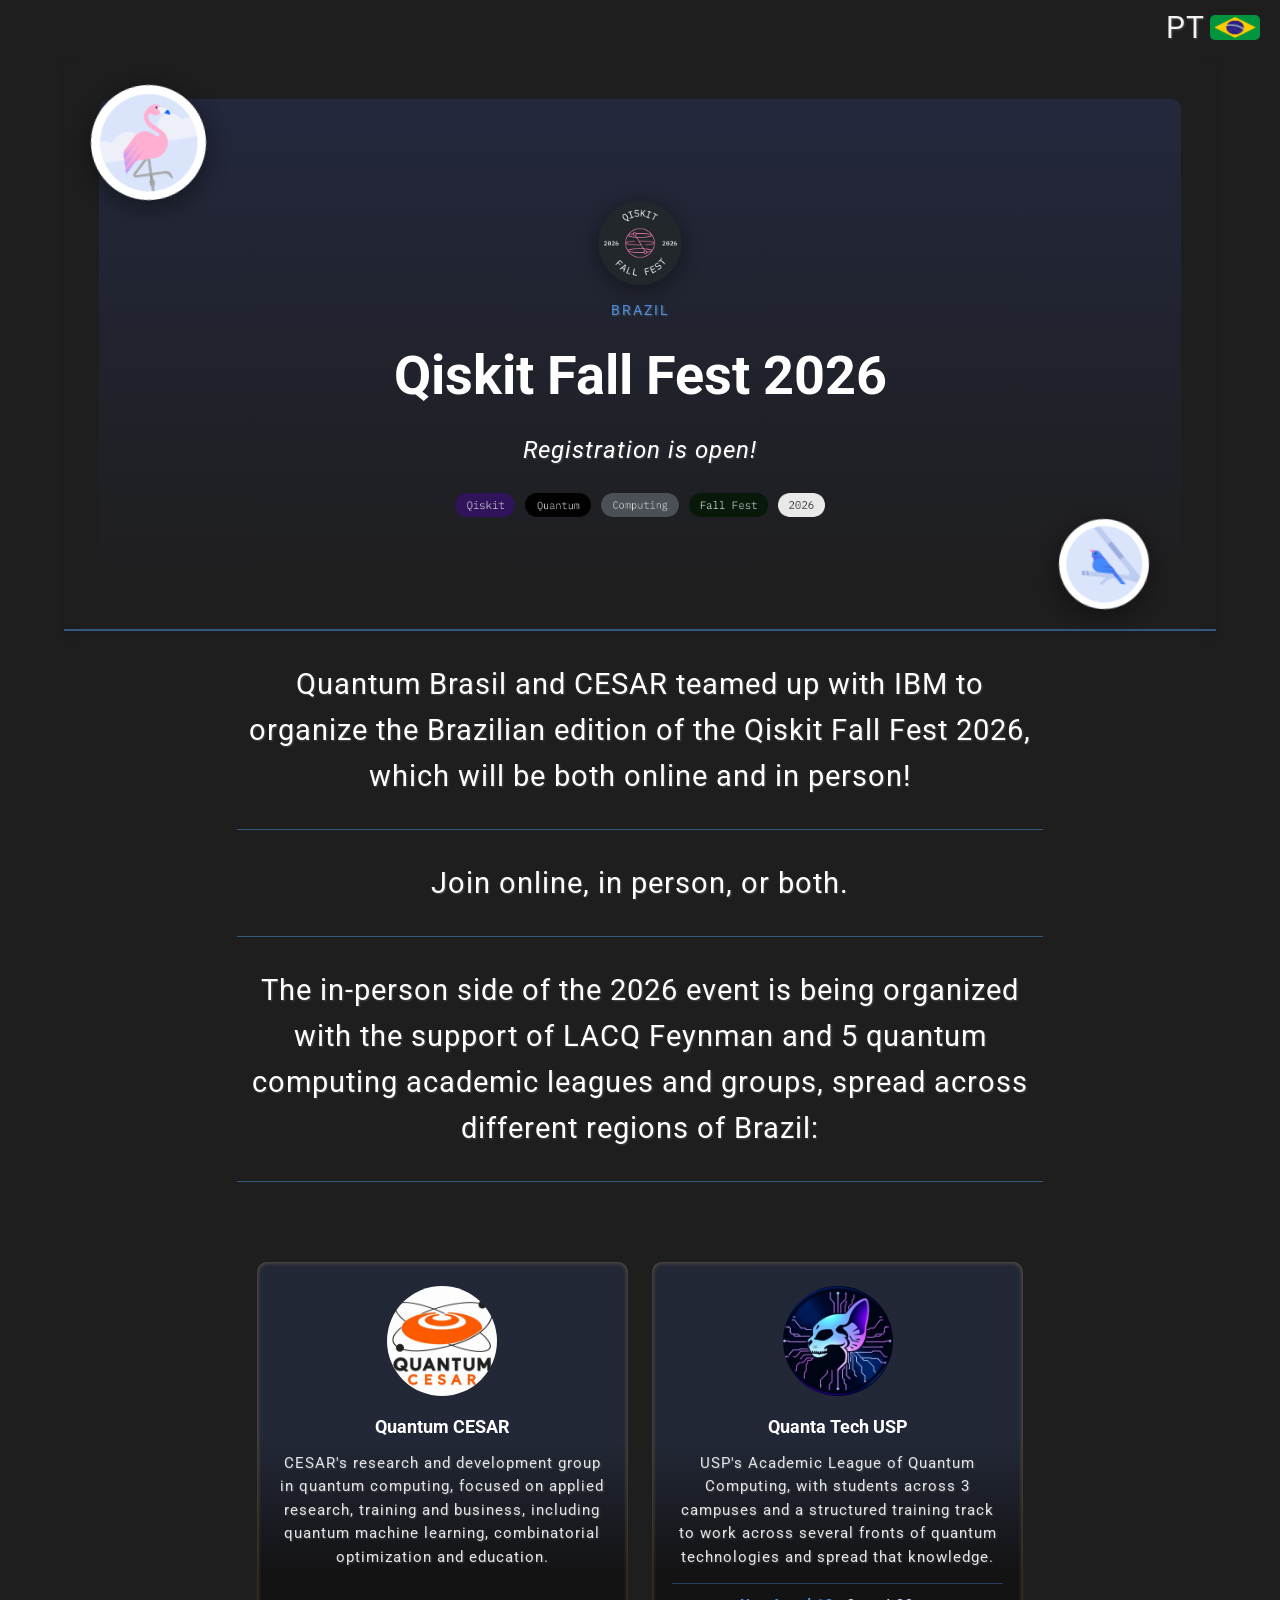
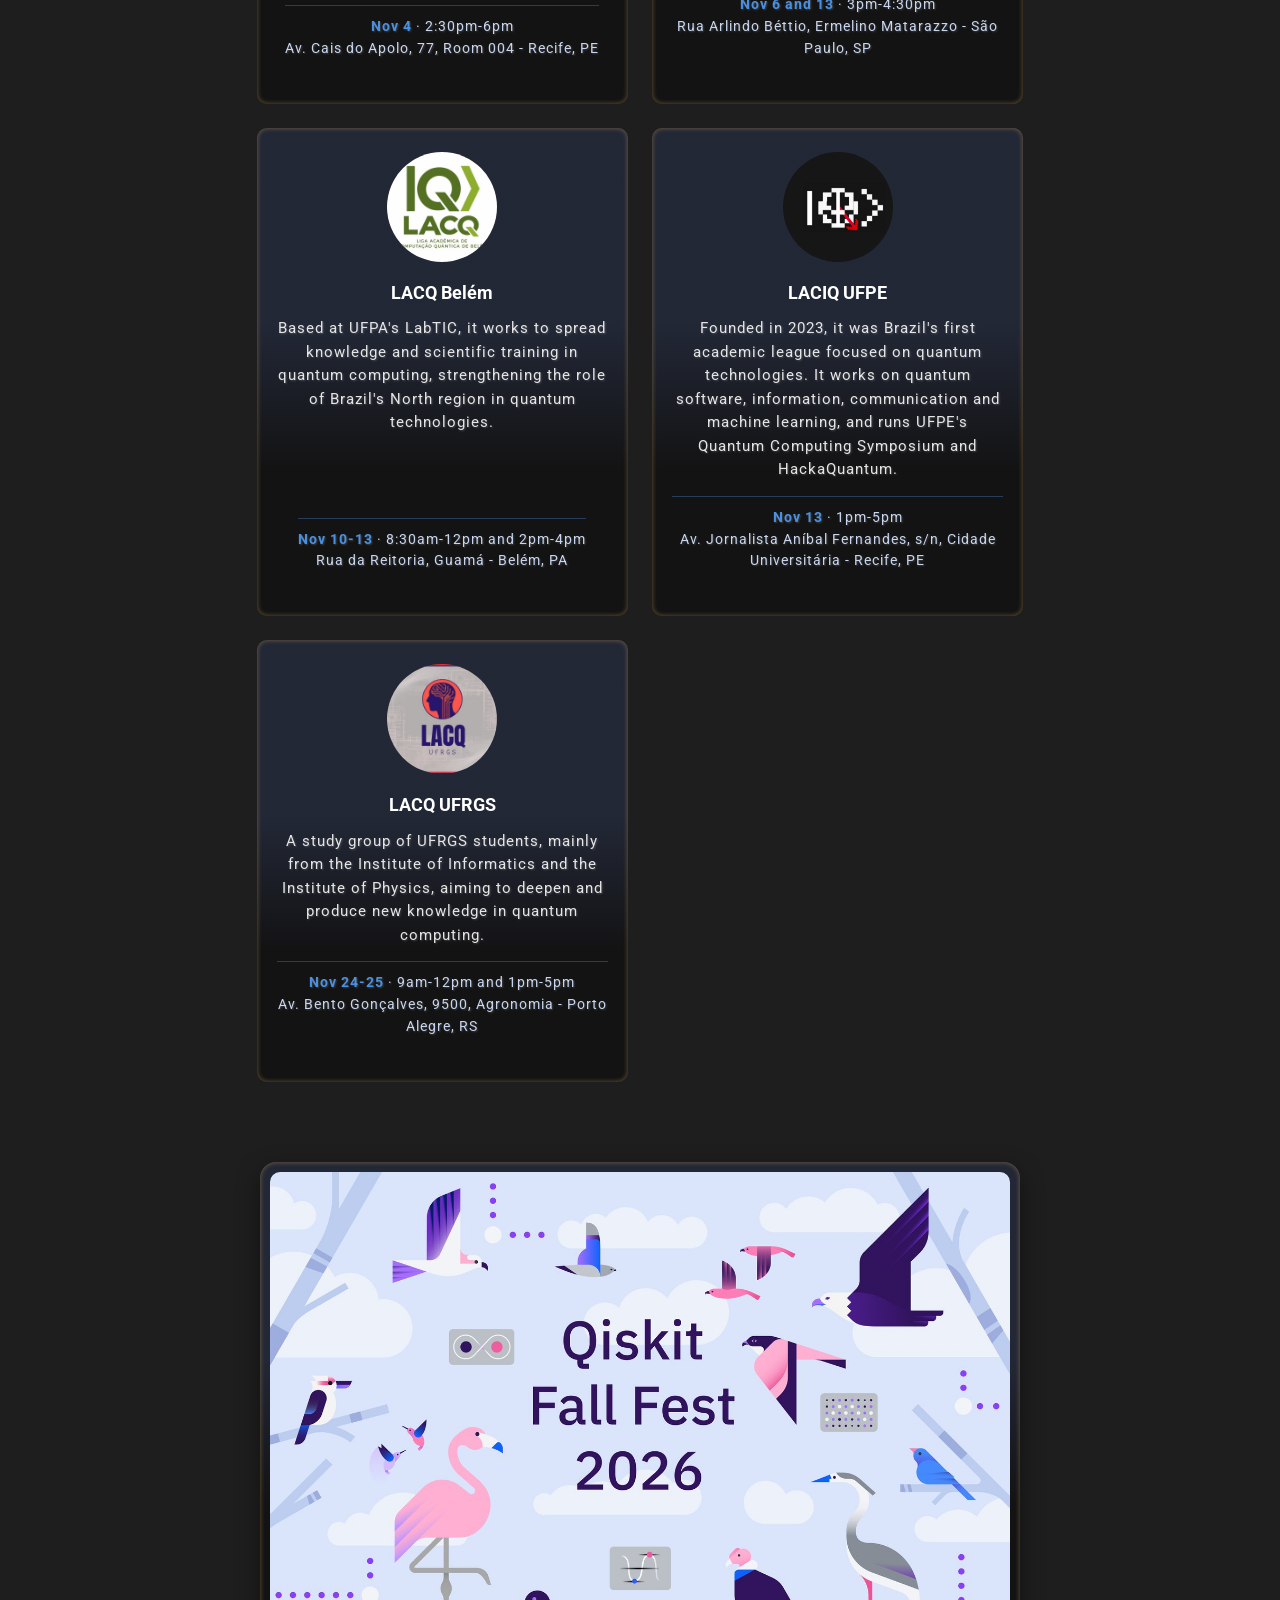
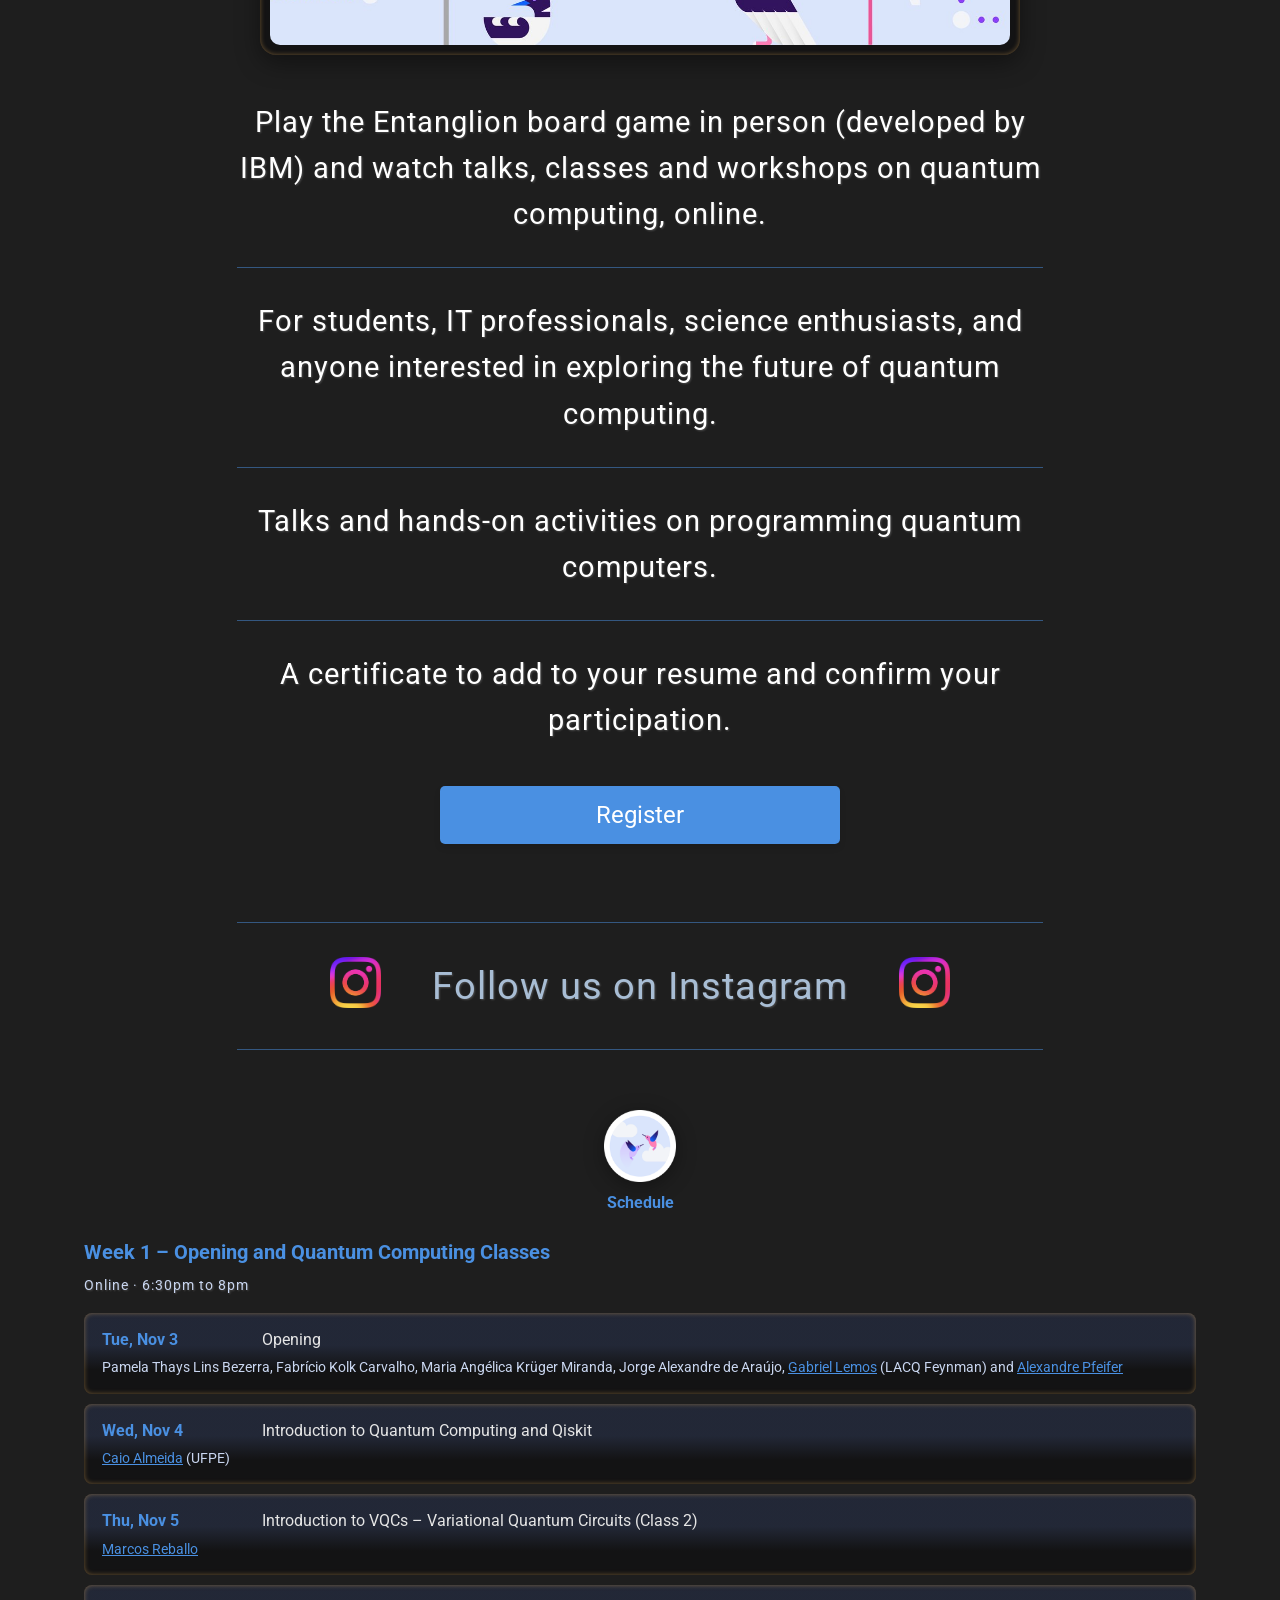
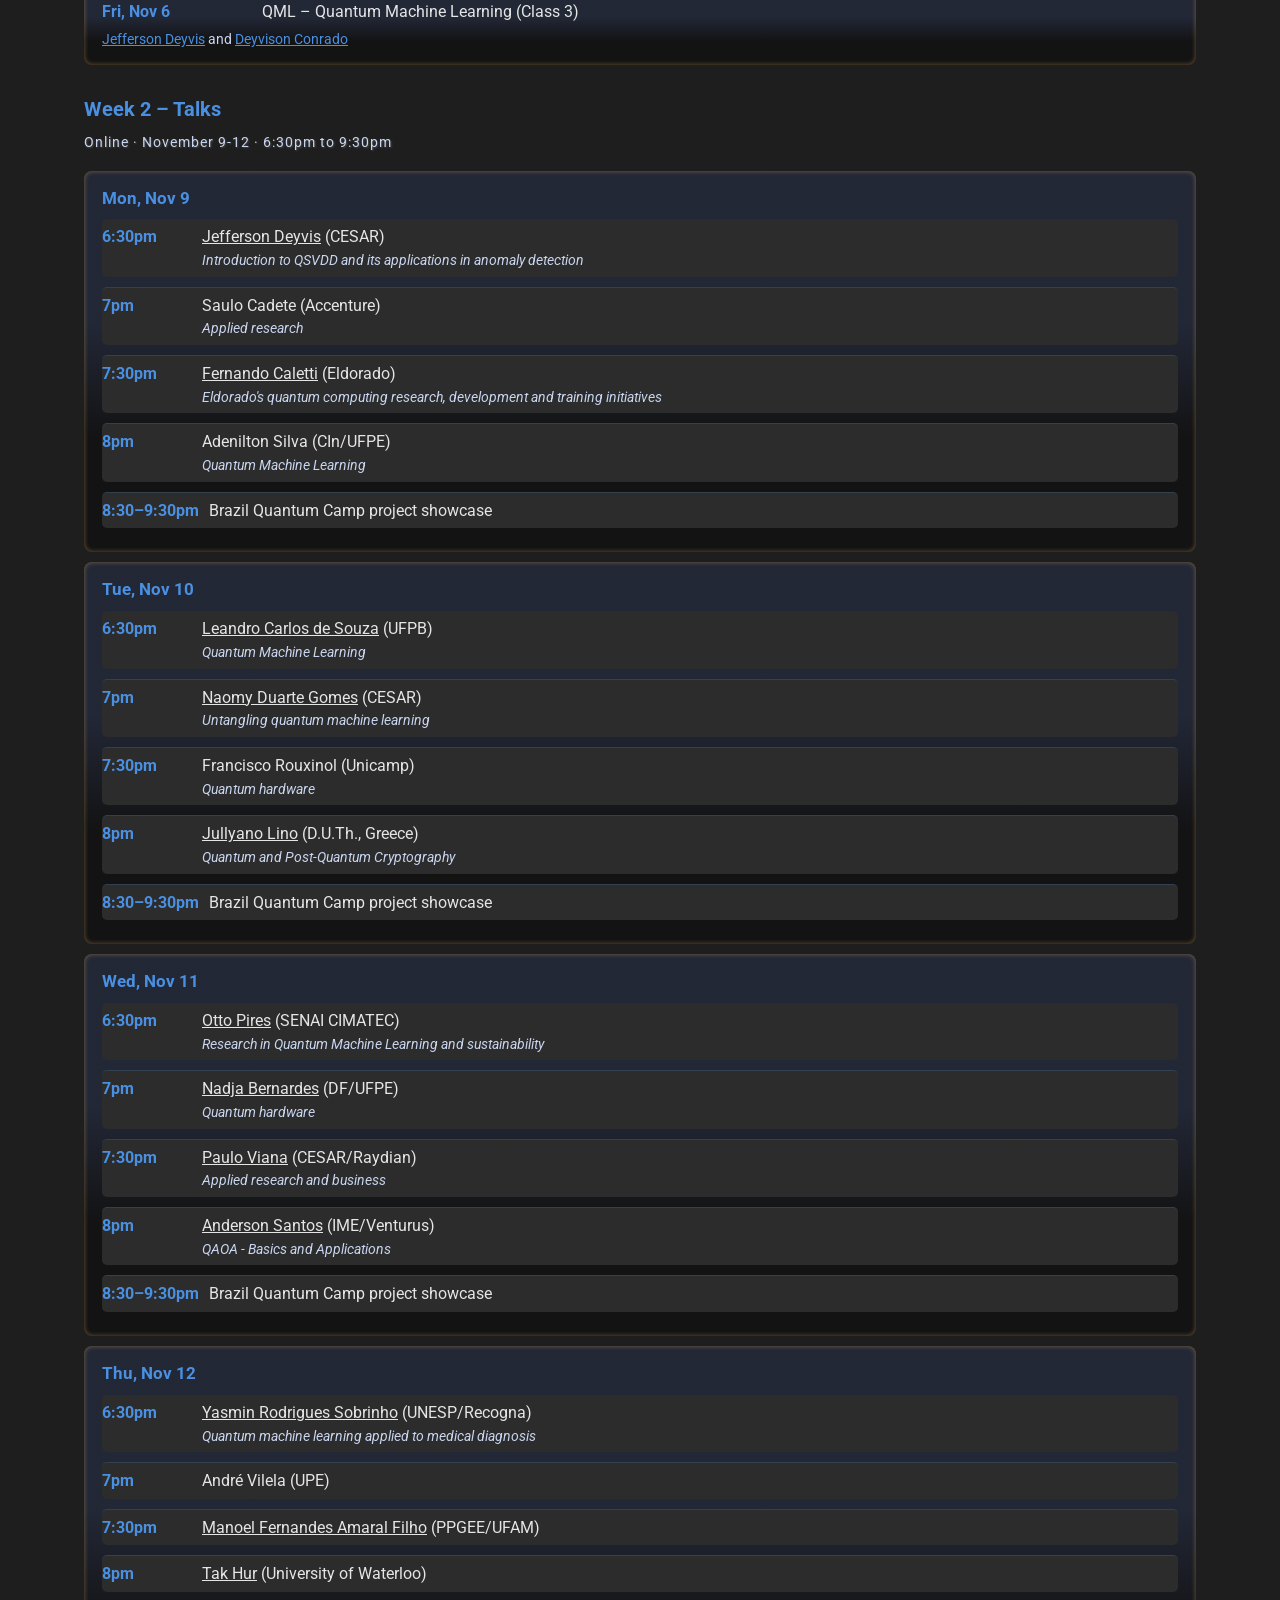
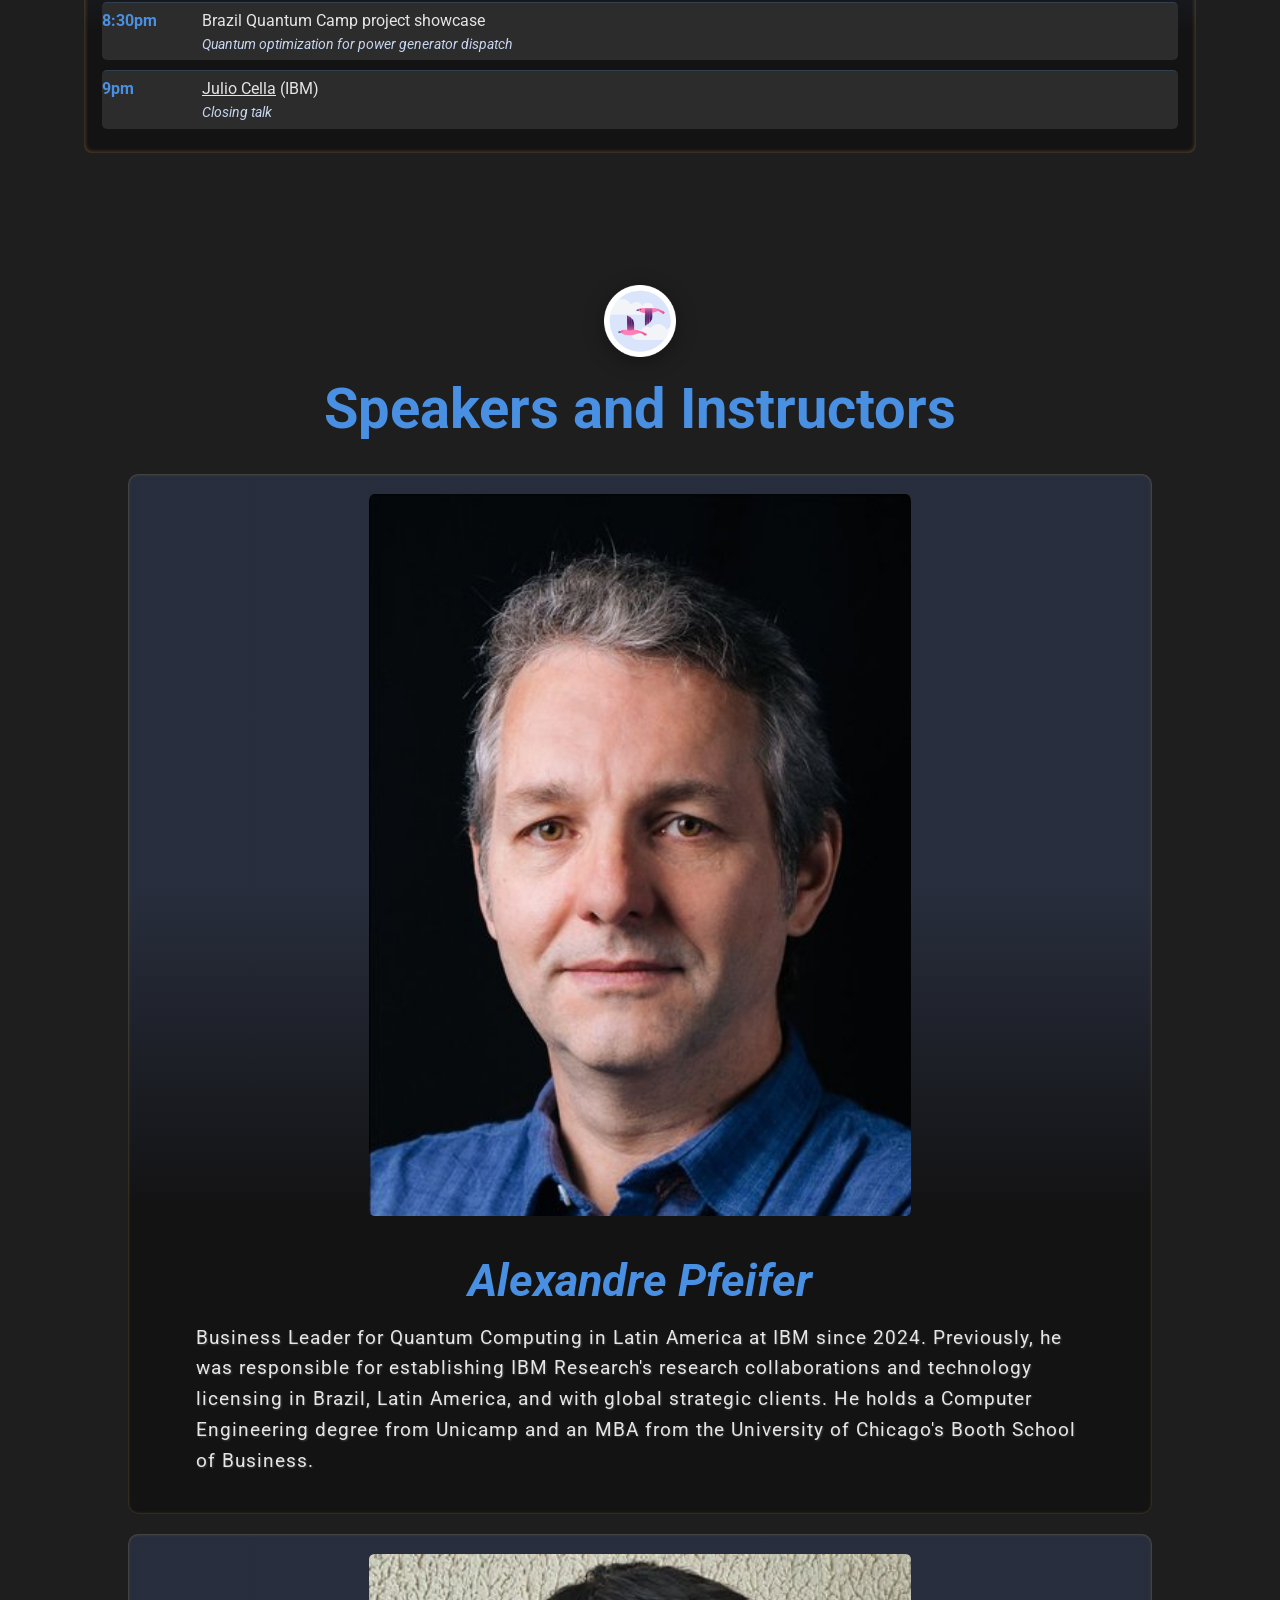
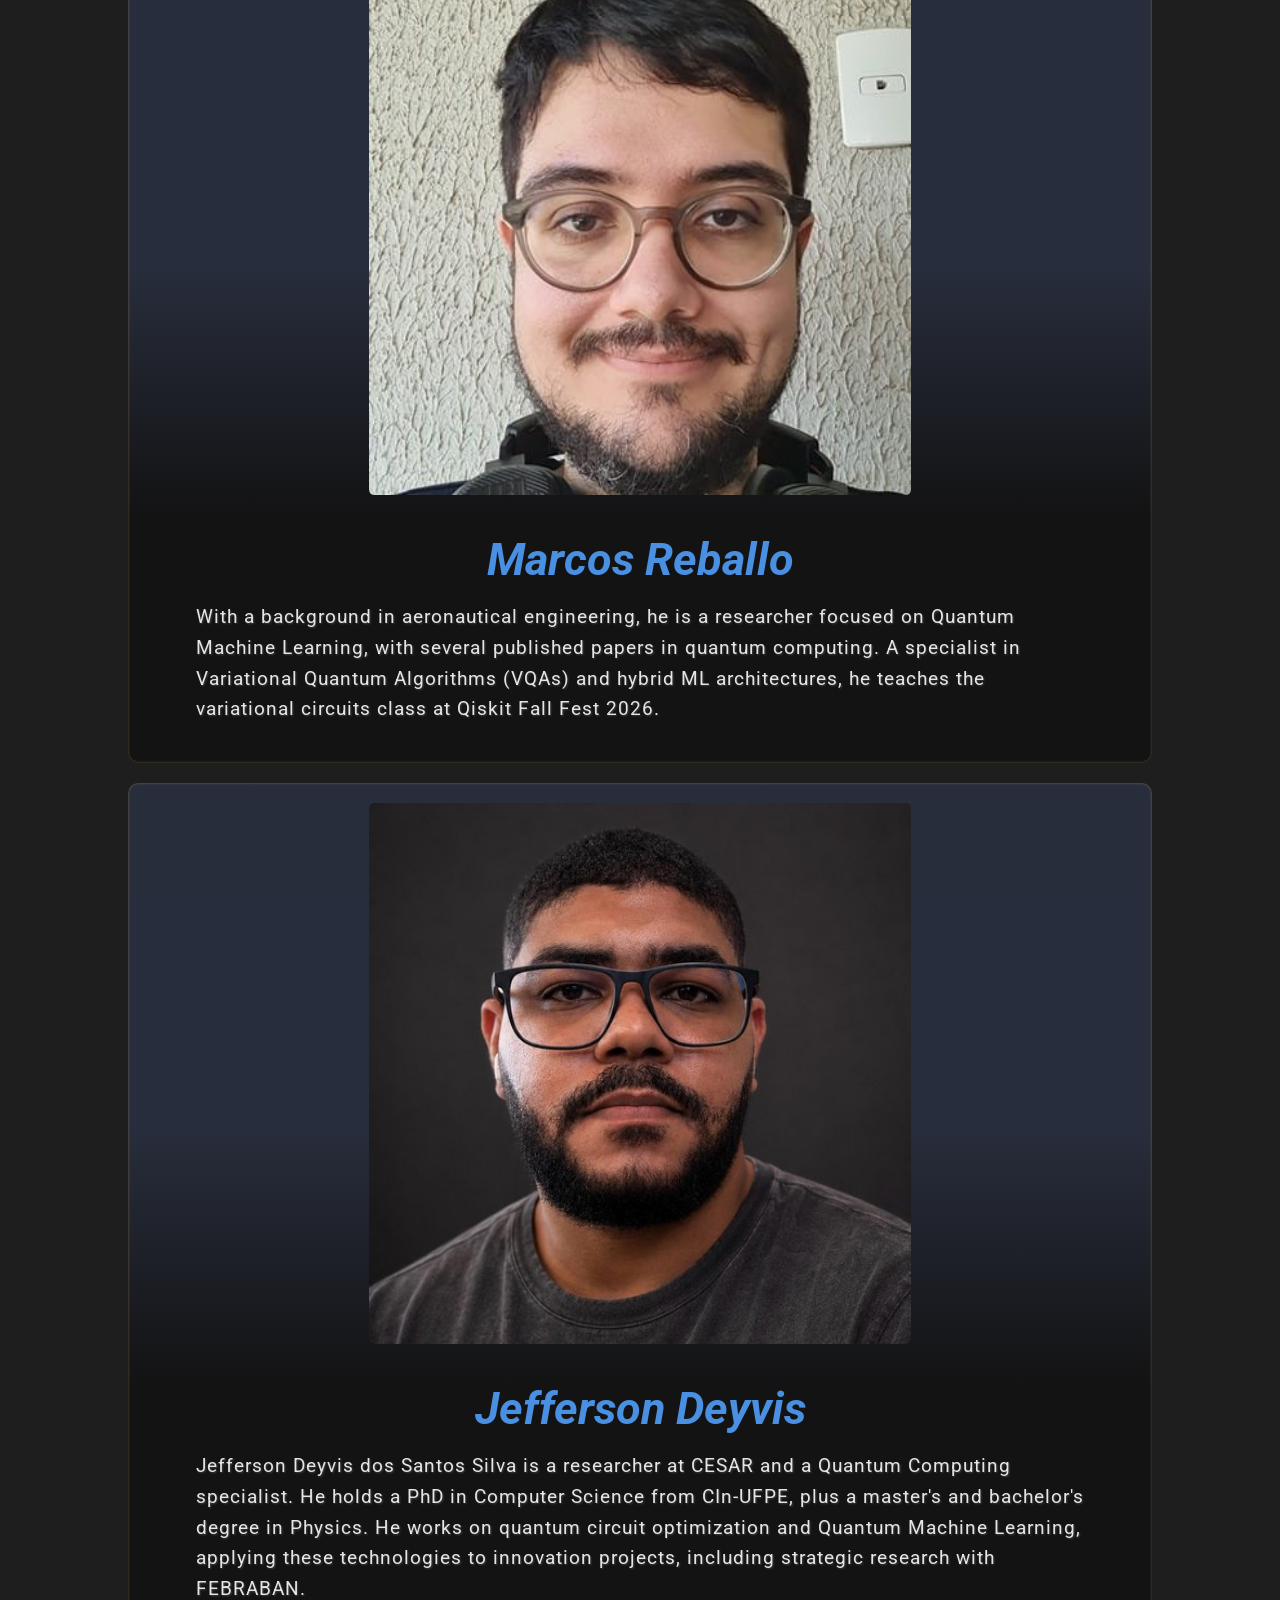
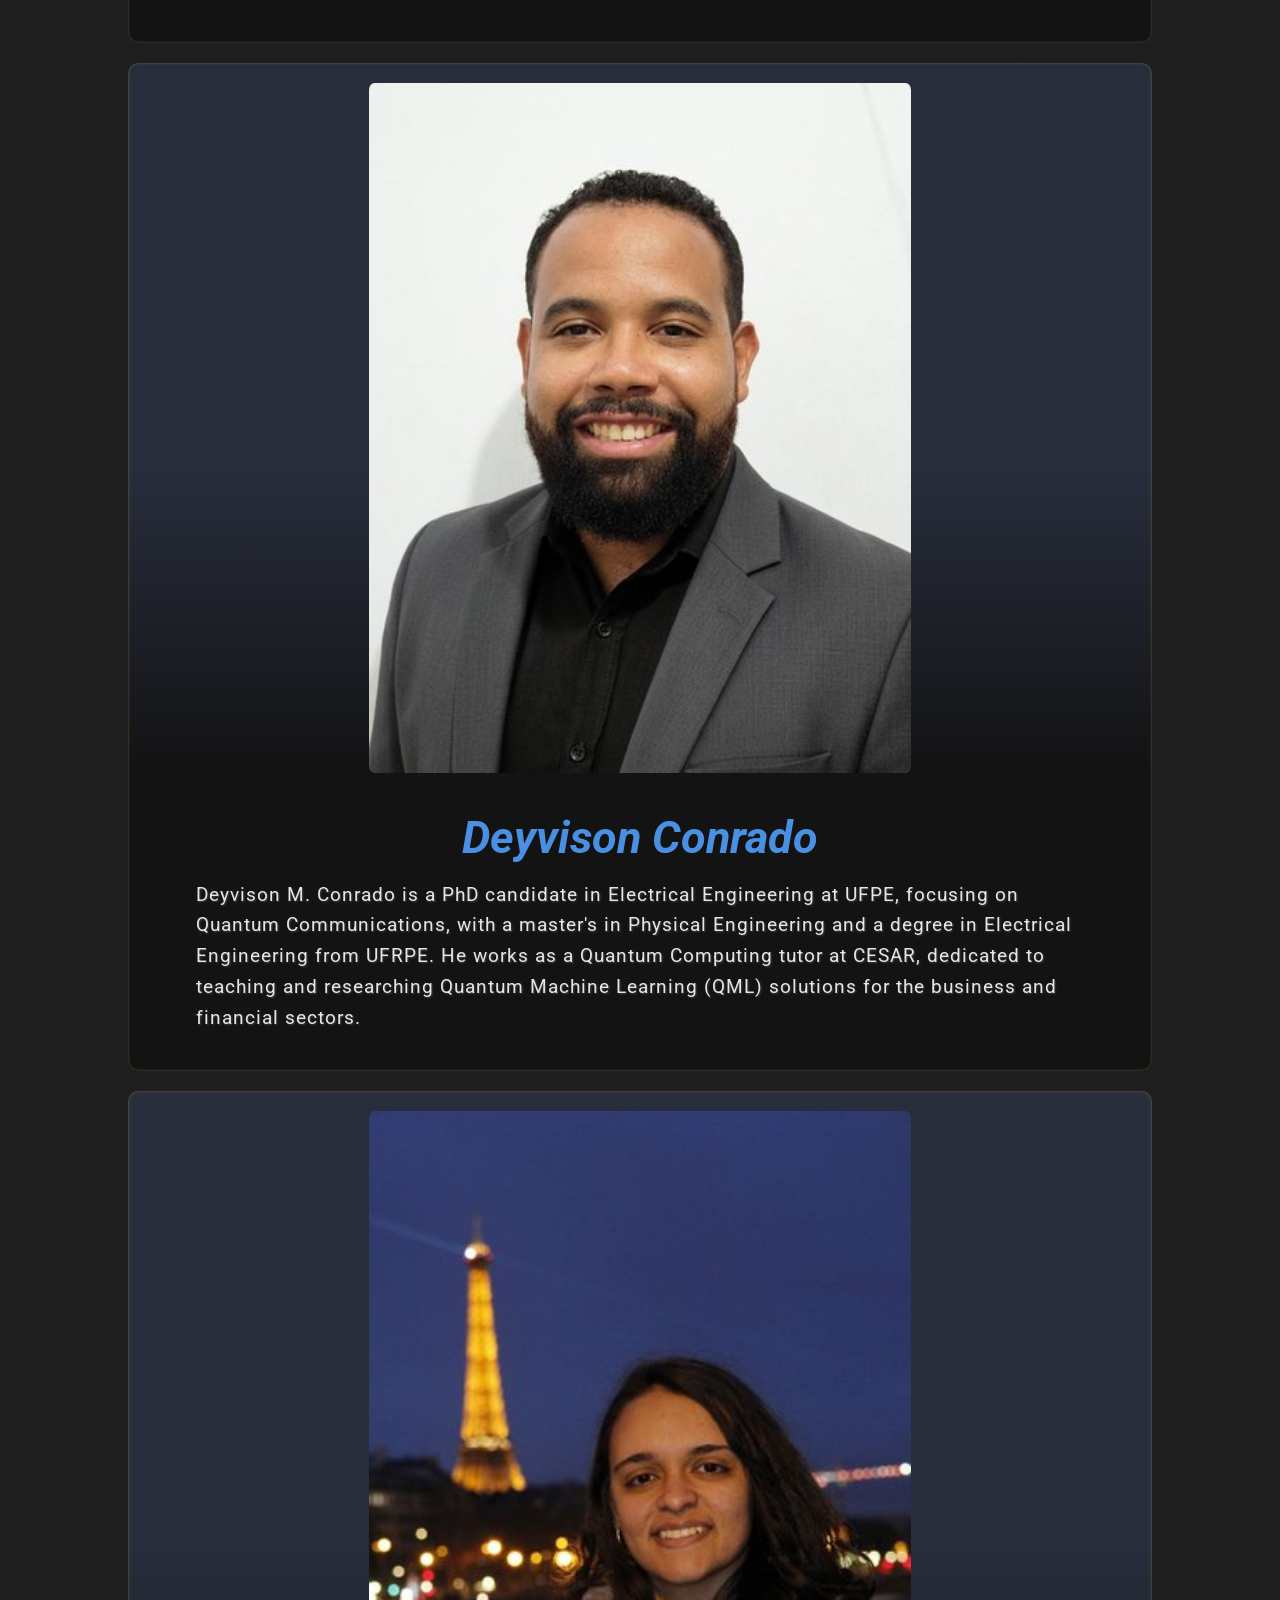
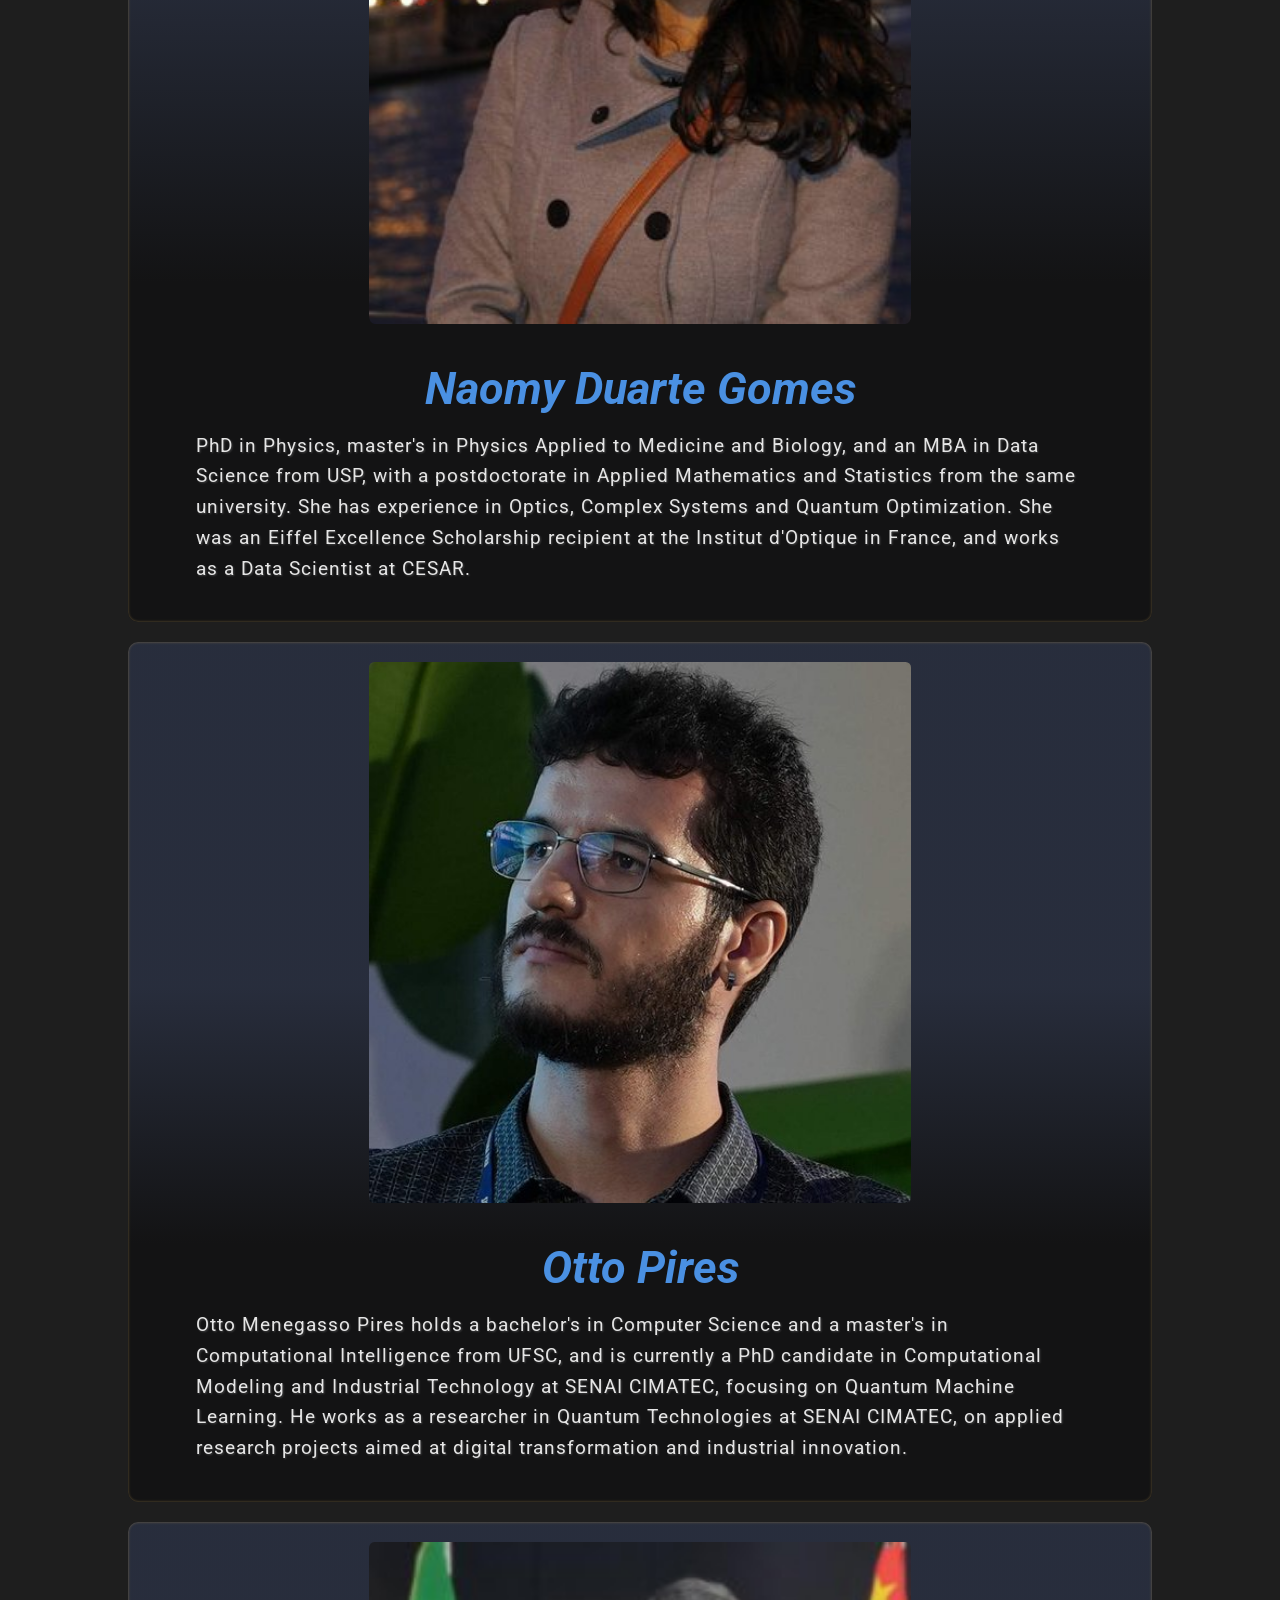
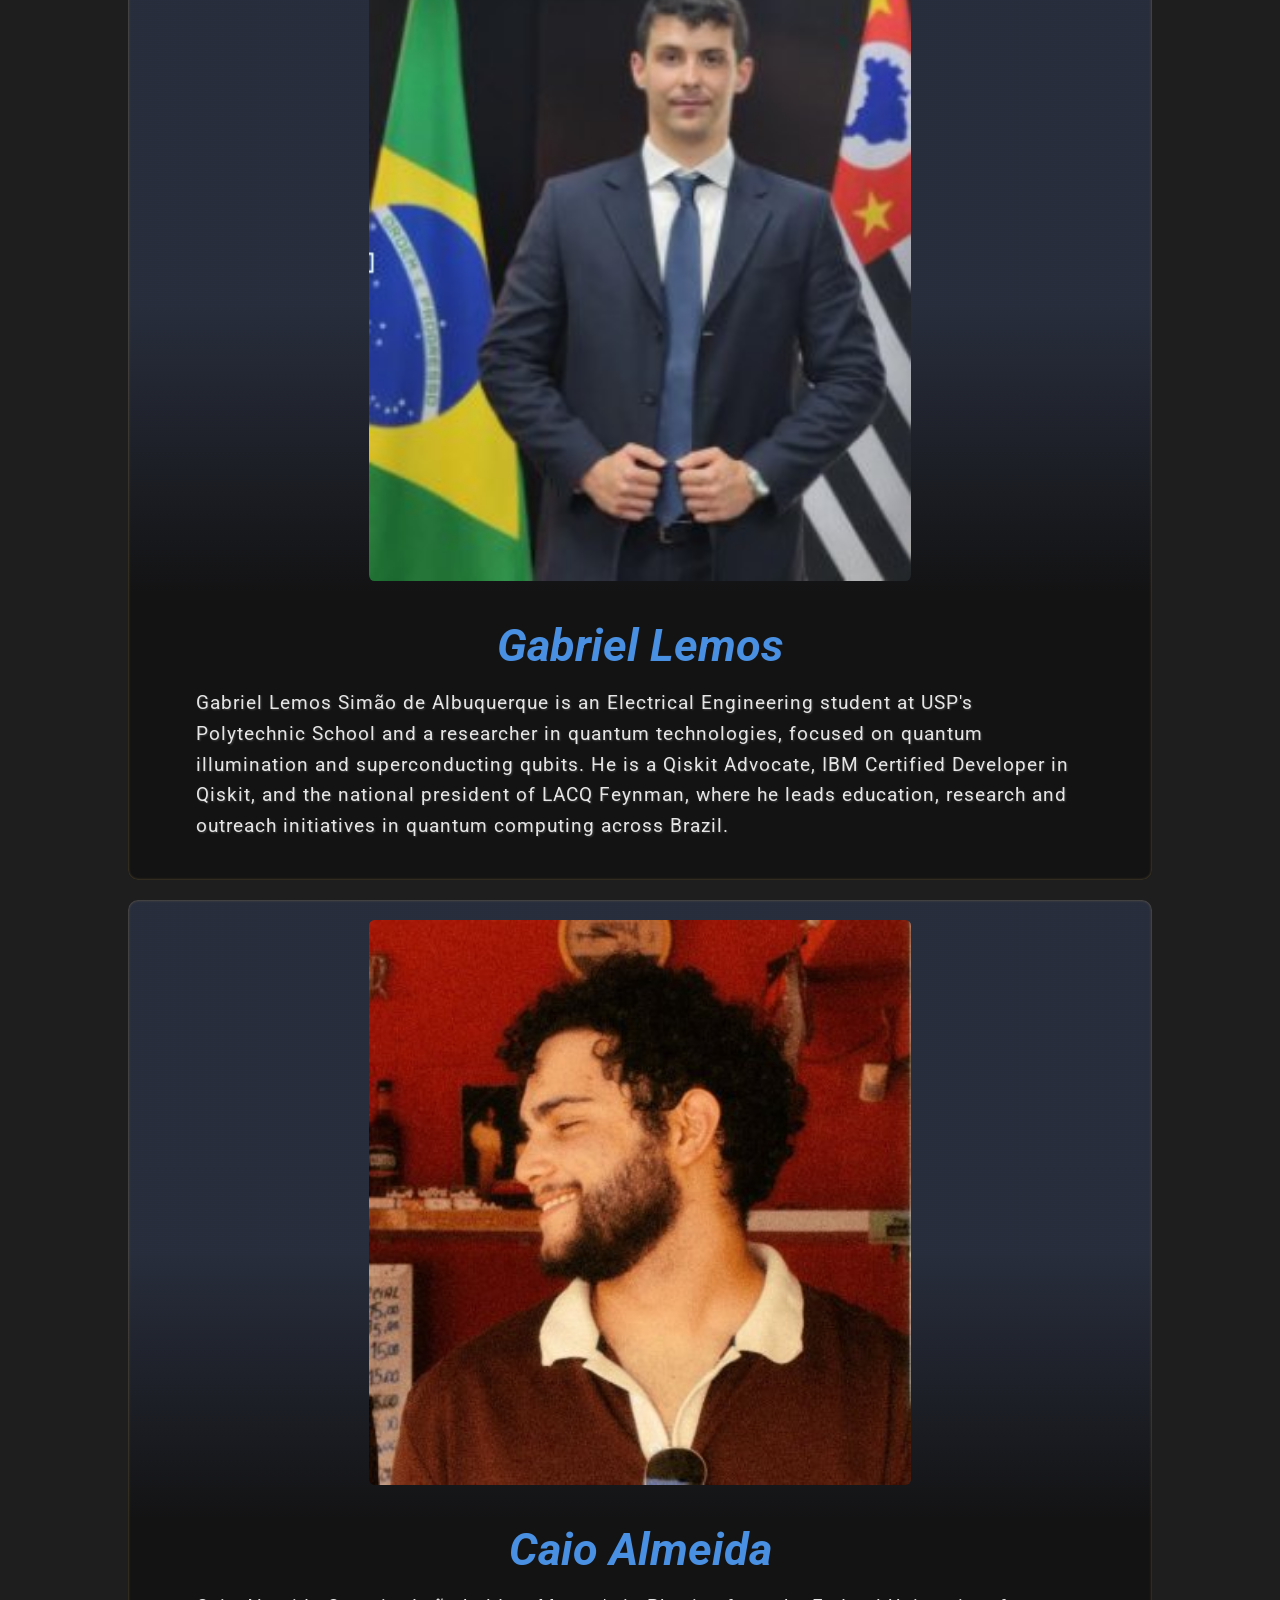
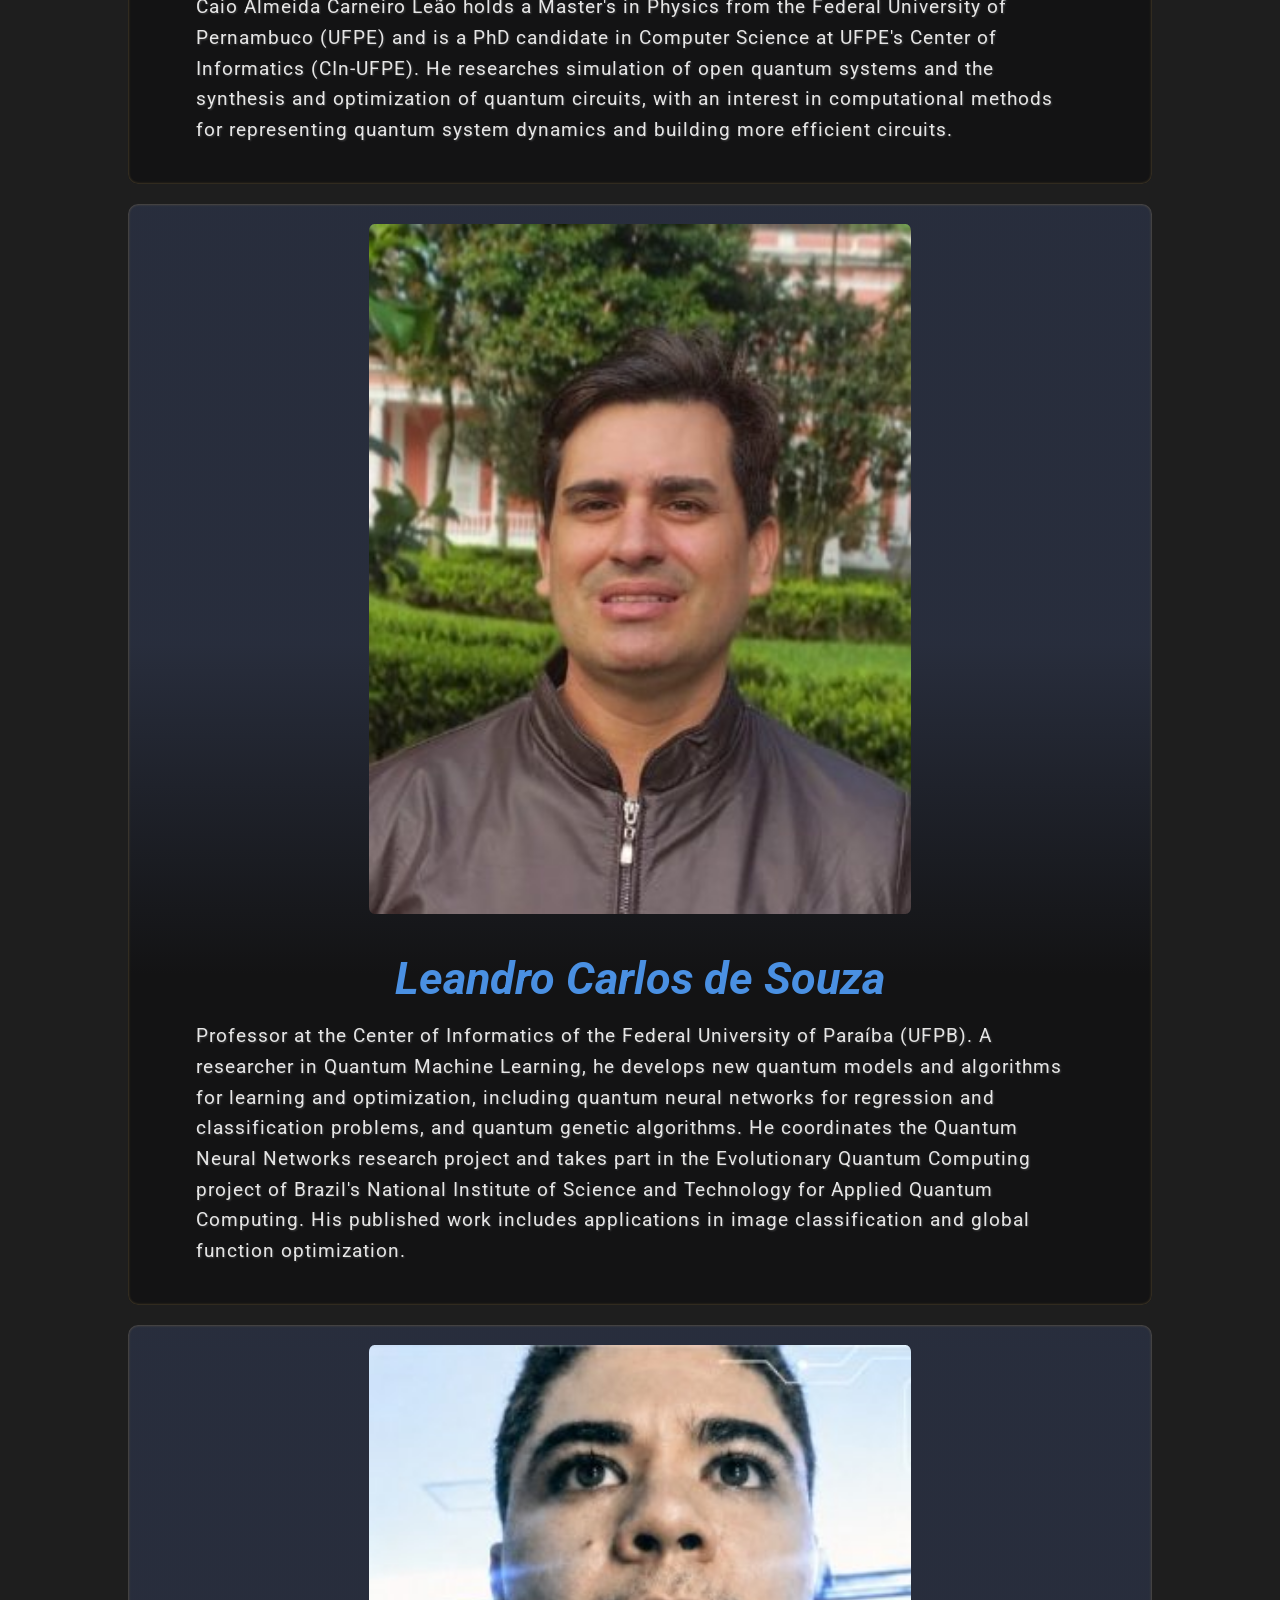
<file: index_en.html>
<!DOCTYPE html>
<html lang="en">

<head>
  <meta property="og:title" content="Qiskit Fall Fest Brazil - 2026">
  <meta property="og:description" content="Come learn quantum computing!">
  <meta property="og:image" content="https://qiskit-fall-fest-br.github.io/2026/img/design/og-image-2026.jpg">
  <meta property="og:url" content="https://qiskit-fall-fest-br.github.io/2026/">
  <meta property="og:type" content="website">

  <meta charset="UTF-8">
  <meta name="viewport" content="width=device-width, initial-scale=1.0">
  <title>Qiskit Fall Fest 2026 - Brazil</title>
  <link rel="icon" type="image/x-icon" href="favicon.ico">
  <link rel="icon" type="image/png" sizes="64x64" href="img/design/favicon-64.png">
  <link rel="apple-touch-icon" href="img/design/apple-touch-icon.png">
  <link rel="stylesheet" href="css/styles.css">
</head>
<body>
  <header>
    <section id="imagem-evento">
      <div class="hero-2026">
        <div class="bird-sticker bird-sticker--flamingo">
          <img src="img/design/bird-flamingo.png" alt="" aria-hidden="true">
        </div>
        <div class="bird-sticker bird-sticker--blue">
          <img src="img/design/bird-blue.png" alt="" aria-hidden="true">
        </div>
        <img class="brand-badge" src="img/design/brand-badge-220.png" alt="Qiskit Fall Fest 2026 badge">
        <p class="hero-eyebrow">Brazil</p>
        <h1>Qiskit Fall Fest 2026</h1>
        <p class="hero-data">Registration is open!</p>
        <div class="hero-tags">
          <img src="img/design/pill-qiskit.png" alt="Qiskit">
          <img src="img/design/pill-quantum.png" alt="Quantum">
          <img src="img/design/pill-computing.png" alt="Computing">
          <img src="img/design/pill-fallfest.png" alt="Fall Fest">
          <img src="img/design/pill-2026.png" alt="2026">
        </div>
      </div>
    </section>
    <a class="lang-switcher" href="index.html">
      <p>PT</p>
      <img src="img/flags/br.png" alt="br flag"/>
    </a>
  </header>

  <main>
  <div class="margin">

  <section class="descricao">
    <p>Quantum Brasil and CESAR teamed up with IBM to organize the Brazilian edition of the Qiskit Fall Fest 2026<!-- TODO: confirm the 2026 format -->, which will be both online and in person!</p>
  </section>

  <section class="descricao">
    <p>Join online, in person, or both.</p>
  </section>

  <section class="descricao">
    <p>The in-person side of the 2026 event is being organized with the support of LACQ Feynman and 5 quantum computing academic leagues and groups, spread across different regions of Brazil:</p>
  </section>

  <section class="ligas">
    <div class="ligas-grid">

      <div class="liga-card">
        <img src="img/ligas/quantum-cesar.jpg" alt="Quantum CESAR logo">
        <h3>Quantum CESAR</h3>
        <p class="liga-desc">CESAR's research and development group in quantum computing, focused on applied research, training and business, including quantum machine learning, combinatorial optimization and education.</p>
        <p class="liga-encontro"><strong>Nov 4</strong> · 2:30pm-6pm<br>Av. Cais do Apolo, 77, Room 004 - Recife, PE</p>
      </div>

      <div class="liga-card">
        <img src="img/ligas/quanta-tech-usp.jpg" alt="Quanta Tech USP logo">
        <h3>Quanta Tech USP</h3>
        <p class="liga-desc">USP's Academic League of Quantum Computing, with students across 3 campuses and a structured training track to work across several fronts of quantum technologies and spread that knowledge.</p>
        <p class="liga-encontro"><strong>Nov 6 and 13</strong> · 3pm-4:30pm<br>Rua Arlindo Béttio, Ermelino Matarazzo - São Paulo, SP</p>
      </div>

      <div class="liga-card">
        <img src="img/ligas/lacq-belem.jpg" alt="LACQ Belém logo">
        <h3>LACQ Belém</h3>
        <p class="liga-desc">Based at UFPA's LabTIC, it works to spread knowledge and scientific training in quantum computing, strengthening the role of Brazil's North region in quantum technologies.</p>
        <p class="liga-encontro"><strong>Nov 10-13</strong> · 8:30am-12pm and 2pm-4pm<br>Rua da Reitoria, Guamá - Belém, PA</p>
      </div>

      <div class="liga-card">
        <img src="img/ligas/laciq-ufpe.png" alt="LACIQ UFPE logo">
        <h3>LACIQ UFPE</h3>
        <p class="liga-desc">Founded in 2023, it was Brazil's first academic league focused on quantum technologies. It works on quantum software, information, communication and machine learning, and runs UFPE's Quantum Computing Symposium and HackaQuantum.</p>
        <p class="liga-encontro"><strong>Nov 13</strong> · 1pm-5pm<br>Av. Jornalista Aníbal Fernandes, s/n, Cidade Universitária - Recife, PE</p>
      </div>

      <div class="liga-card">
        <img src="img/ligas/lacq-ufrgs.jpg" alt="LACQ UFRGS logo">
        <h3>LACQ UFRGS</h3>
        <p class="liga-desc">A study group of UFRGS students, mainly from the Institute of Informatics and the Institute of Physics, aiming to deepen and produce new knowledge in quantum computing.</p>
        <p class="liga-encontro"><strong>Nov 24-25</strong> · 9am-12pm and 1pm-5pm<br>Av. Bento Gonçalves, 9500, Agronomia - Porto Alegre, RS</p>
      </div>

    </div>
  </section>

  <div class="poster-showcase">
    <div class="poster-frame">
      <img src="img/design/poster-2026.jpg" alt="Qiskit Fall Fest 2026 illustration">
    </div>
  </div>

  <section class="descricao">
    <p>Play the Entanglion board game in person (developed by IBM) and watch talks, classes and workshops on quantum computing, online.</p>
  </section>

  <section class="descricao">
    <p>For students, IT professionals, science enthusiasts, and anyone interested in
      exploring the future of quantum computing.</p>
  </section>

  <section class="descricao">
    <p>Talks and hands-on activities on programming quantum computers.</p>
  </section>

  <section class="descricao" id="ultimo">
    <p>A certificate to add to your resume and confirm your
      participation.</p>
  </section>

  <section id="formulario-inscricao">
    <form id="form-inscricao">
      <button type="button" onclick="abrirForm()">Register</button>
    </form>
  </section>
  <div class = "instagram_div" >
    <a href="https://www.instagram.com/quantumbrasil_qff/" target="_blank"><img src="img/instagram/logo.png"/></a>
    <a href="https://www.instagram.com/quantumbrasil_qff/" target="_blank"><p class="instagram-link" target="_blank">Follow us on Instagram</p></a>
    <a href="https://www.instagram.com/quantumbrasil_qff/" target="_blank"><img src="img/instagram/logo.png"/></a>
  </div>
  </div>

  <section class="cronograma-2026">
    <div class="section-sticker">
      <img src="img/design/bird-hummingbirds.png" alt="" aria-hidden="true">
    </div>
    <h2>Schedule</h2>

    <div class="semana-bloco">
      <h3>Week 1 – Opening and Quantum Computing Classes</h3>
      <p class="semana-info">Online · 6:30pm to 8pm</p>

      <div class="dia-card">
        <span class="dia-data">Tue, Nov 3</span>
        <span class="dia-tema">Opening</span>
        <span class="dia-palestrante">Pamela Thays Lins Bezerra, Fabrício Kolk Carvalho, Maria Angélica Krüger Miranda, Jorge Alexandre de Araújo, <a href="#gabriel-lemos_desc">Gabriel Lemos</a> (LACQ Feynman) and <a href="#alexandre-pfeifer_desc">Alexandre Pfeifer</a></span>
      </div>

      <div class="dia-card">
        <span class="dia-data">Wed, Nov 4</span>
        <span class="dia-tema">Introduction to Quantum Computing and Qiskit</span>
        <span class="dia-palestrante"><a href="#caio-almeida_desc">Caio Almeida</a> (UFPE)</span>
      </div>

      <div class="dia-card">
        <span class="dia-data">Thu, Nov 5</span>
        <span class="dia-tema">Introduction to VQCs – Variational Quantum Circuits (Class 2)</span>
        <span class="dia-palestrante"><a href="#marcos-reballo_desc">Marcos Reballo</a></span>
      </div>

      <div class="dia-card">
        <span class="dia-data">Fri, Nov 6</span>
        <span class="dia-tema">QML – Quantum Machine Learning (Class 3)</span>
        <span class="dia-palestrante"><a href="#jefferson-deyvis_desc">Jefferson Deyvis</a> and <a href="#deyvison-conrado_desc">Deyvison Conrado</a></span>
      </div>
    </div>

    <div class="semana-bloco">
      <h3>Week 2 – Talks</h3>
      <p class="semana-info">Online · November 9-12 · 6:30pm to 9:30pm</p>

      <div class="dia-multi">
        <h4>Mon, Nov 9</h4>
        <ul class="dia-itens">
          <li><span class="item-hora">6:30pm</span><span class="item-tema"><a href="#jefferson-deyvis_desc">Jefferson Deyvis</a> (CESAR)<span class="item-subtitulo">Introduction to QSVDD and its applications in anomaly detection</span></span></li>
          <li><span class="item-hora">7pm</span><span class="item-tema">Saulo Cadete (Accenture)<span class="item-subtitulo">Applied research</span></span></li>
          <li><span class="item-hora">7:30pm</span><span class="item-tema"><a href="#fernando-caletti_desc">Fernando Caletti</a> (Eldorado)<span class="item-subtitulo">Eldorado's quantum computing research, development and training initiatives</span></span></li>
          <li><span class="item-hora">8pm</span><span class="item-tema">Adenilton Silva (CIn/UFPE)<span class="item-subtitulo">Quantum Machine Learning</span></span></li>
          <li><span class="item-hora">8:30–9:30pm</span><span class="item-tema">Brazil Quantum Camp project showcase</span></li>
        </ul>
      </div>

      <div class="dia-multi">
        <h4>Tue, Nov 10</h4>
        <ul class="dia-itens">
          <li><span class="item-hora">6:30pm</span><span class="item-tema"><a href="#leandro-souza_desc">Leandro Carlos de Souza</a> (UFPB)<span class="item-subtitulo">Quantum Machine Learning</span></span></li>
          <li><span class="item-hora">7pm</span><span class="item-tema"><a href="#naomy-duarte-gomes_desc">Naomy Duarte Gomes</a> (CESAR)<span class="item-subtitulo">Untangling quantum machine learning</span></span></li>
          <li><span class="item-hora">7:30pm</span><span class="item-tema">Francisco Rouxinol (Unicamp)<span class="item-subtitulo">Quantum hardware</span></span></li>
          <li><span class="item-hora">8pm</span><span class="item-tema"><a href="#jullyano-lino_desc">Jullyano Lino</a> (D.U.Th., Greece)<span class="item-subtitulo">Quantum and Post-Quantum Cryptography</span></span></li>
          <li><span class="item-hora">8:30–9:30pm</span><span class="item-tema">Brazil Quantum Camp project showcase</span></li>
        </ul>
      </div>

      <div class="dia-multi">
        <h4>Wed, Nov 11</h4>
        <ul class="dia-itens">
          <li><span class="item-hora">6:30pm</span><span class="item-tema"><a href="#otto-pires_desc">Otto Pires</a> (SENAI CIMATEC)<span class="item-subtitulo">Research in Quantum Machine Learning and sustainability</span></span></li>
          <li><span class="item-hora">7pm</span><span class="item-tema"><a href="#nadja-bernardes_desc">Nadja Bernardes</a> (DF/UFPE)<span class="item-subtitulo">Quantum hardware</span></span></li>
          <li><span class="item-hora">7:30pm</span><span class="item-tema"><a href="#paulo-viana_desc">Paulo Viana</a> (CESAR/Raydian)<span class="item-subtitulo">Applied research and business</span></span></li>
          <li><span class="item-hora">8pm</span><span class="item-tema"><a href="#anderson-santos_desc">Anderson Santos</a> (IME/Venturus)<span class="item-subtitulo">QAOA - Basics and Applications</span></span></li>
          <li><span class="item-hora">8:30–9:30pm</span><span class="item-tema">Brazil Quantum Camp project showcase</span></li>
        </ul>
      </div>

      <div class="dia-multi">
        <h4>Thu, Nov 12</h4>
        <ul class="dia-itens">
          <li><span class="item-hora">6:30pm</span><span class="item-tema"><a href="#yasmin-sobrinho_desc">Yasmin Rodrigues Sobrinho</a> (UNESP/Recogna)<span class="item-subtitulo">Quantum machine learning applied to medical diagnosis</span></span></li>
          <li><span class="item-hora">7pm</span><span class="item-tema">André Vilela (UPE)</span></li>
          <li><span class="item-hora">7:30pm</span><span class="item-tema"><a href="#manoel-amaral-filho_desc">Manoel Fernandes Amaral Filho</a> (PPGEE/UFAM)</span></li>
          <li><span class="item-hora">8pm</span><span class="item-tema"><a href="#tak-hur_desc">Tak Hur</a> (University of Waterloo)</span></li>
          <li><span class="item-hora">8:30pm</span><span class="item-tema">Brazil Quantum Camp project showcase<span class="item-subtitulo">Quantum optimization for power generator dispatch</span></span></li>
          <li><span class="item-hora">9pm</span><span class="item-tema"><a href="#julio-cella_desc">Julio Cella</a> (IBM)<span class="item-subtitulo">Closing talk</span></span></li>
        </ul>
      </div>
    </div>
  </section>

  <section class="palestrantes">
    <div class="section-sticker">
      <img src="img/design/bird-pair.png" alt="" aria-hidden="true">
    </div>
    <h2>Speakers and Instructors</h2>

    <div id="alexandre-pfeifer_desc" class="palestrante-card">
      <img class="palestrante-photo" src="Palestrantes/alexandre-pfeifer/foto.jpg" alt="Photo of Alexandre Pfeifer">
      <div class="info-palestrante">
        <div class="nome_palestrante_linkedin_icone">
          <h3>Alexandre Pfeifer</h3>
        </div>
        <p class="bio">Business Leader for Quantum Computing in Latin America at IBM since 2024. Previously, he was responsible for establishing IBM Research's research collaborations and technology licensing in Brazil, Latin America, and with global strategic clients. He holds a Computer Engineering degree from Unicamp and an MBA from the University of Chicago's Booth School of Business.</p>
      </div>
    </div>

    <div id="marcos-reballo_desc" class="palestrante-card">
      <img class="palestrante-photo" src="Palestrantes/marcos-reballo/foto.jpg" alt="Photo of Marcos Reballo">
      <div class="info-palestrante">
        <div class="nome_palestrante_linkedin_icone">
          <h3>Marcos Reballo</h3>
        </div>
        <p class="bio">With a background in aeronautical engineering, he is a researcher focused on Quantum Machine Learning, with several published papers in quantum computing. A specialist in Variational Quantum Algorithms (VQAs) and hybrid ML architectures, he teaches the variational circuits class at Qiskit Fall Fest 2026.</p>
      </div>
    </div>

    <div id="jefferson-deyvis_desc" class="palestrante-card">
      <img class="palestrante-photo" src="Palestrantes/jefferson-deyvis/foto.jpg" alt="Photo of Jefferson Deyvis">
      <div class="info-palestrante">
        <div class="nome_palestrante_linkedin_icone">
          <h3>Jefferson Deyvis</h3>
        </div>
        <p class="bio">Jefferson Deyvis dos Santos Silva is a researcher at CESAR and a Quantum Computing specialist. He holds a PhD in Computer Science from CIn-UFPE, plus a master's and bachelor's degree in Physics. He works on quantum circuit optimization and Quantum Machine Learning, applying these technologies to innovation projects, including strategic research with FEBRABAN.</p>
      </div>
    </div>

    <div id="deyvison-conrado_desc" class="palestrante-card">
      <img class="palestrante-photo" src="Palestrantes/deyvison-conrado/foto.jpg" alt="Photo of Deyvison Conrado">
      <div class="info-palestrante">
        <div class="nome_palestrante_linkedin_icone">
          <h3>Deyvison Conrado</h3>
        </div>
        <p class="bio">Deyvison M. Conrado is a PhD candidate in Electrical Engineering at UFPE, focusing on Quantum Communications, with a master's in Physical Engineering and a degree in Electrical Engineering from UFRPE. He works as a Quantum Computing tutor at CESAR, dedicated to teaching and researching Quantum Machine Learning (QML) solutions for the business and financial sectors.</p>
      </div>
    </div>

    <div id="naomy-duarte-gomes_desc" class="palestrante-card">
      <img class="palestrante-photo" src="Palestrantes/naomy-duarte-gomes/foto.jpg" alt="Photo of Naomy Duarte Gomes">
      <div class="info-palestrante">
        <div class="nome_palestrante_linkedin_icone">
          <h3>Naomy Duarte Gomes</h3>
        </div>
        <p class="bio">PhD in Physics, master's in Physics Applied to Medicine and Biology, and an MBA in Data Science from USP, with a postdoctorate in Applied Mathematics and Statistics from the same university. She has experience in Optics, Complex Systems and Quantum Optimization. She was an Eiffel Excellence Scholarship recipient at the Institut d'Optique in France, and works as a Data Scientist at CESAR.</p>
      </div>
    </div>

    <div id="otto-pires_desc" class="palestrante-card">
      <img class="palestrante-photo" src="Palestrantes/otto-pires/foto.jpg" alt="Photo of Otto Pires">
      <div class="info-palestrante">
        <div class="nome_palestrante_linkedin_icone">
          <h3>Otto Pires</h3>
        </div>
        <p class="bio">Otto Menegasso Pires holds a bachelor's in Computer Science and a master's in Computational Intelligence from UFSC, and is currently a PhD candidate in Computational Modeling and Industrial Technology at SENAI CIMATEC, focusing on Quantum Machine Learning. He works as a researcher in Quantum Technologies at SENAI CIMATEC, on applied research projects aimed at digital transformation and industrial innovation.</p>
      </div>
    </div>

    <div id="gabriel-lemos_desc" class="palestrante-card">
      <img class="palestrante-photo" src="Palestrantes/gabriel-lemos/foto.jpg" alt="Photo of Gabriel Lemos">
      <div class="info-palestrante">
        <div class="nome_palestrante_linkedin_icone">
          <h3>Gabriel Lemos</h3>
        </div>
        <p class="bio">Gabriel Lemos Simão de Albuquerque is an Electrical Engineering student at USP's Polytechnic School and a researcher in quantum technologies, focused on quantum illumination and superconducting qubits. He is a Qiskit Advocate, IBM Certified Developer in Qiskit, and the national president of LACQ Feynman, where he leads education, research and outreach initiatives in quantum computing across Brazil.</p>
      </div>
    </div>

    <div id="caio-almeida_desc" class="palestrante-card">
      <img class="palestrante-photo" src="Palestrantes/caio-almeida/foto.jpg" alt="Photo of Caio Almeida">
      <div class="info-palestrante">
        <div class="nome_palestrante_linkedin_icone">
          <h3>Caio Almeida</h3>
        </div>
        <p class="bio">Caio Almeida Carneiro Leão holds a Master's in Physics from the Federal University of Pernambuco (UFPE) and is a PhD candidate in Computer Science at UFPE's Center of Informatics (CIn-UFPE). He researches simulation of open quantum systems and the synthesis and optimization of quantum circuits, with an interest in computational methods for representing quantum system dynamics and building more efficient circuits.</p>
      </div>
    </div>

    <div id="leandro-souza_desc" class="palestrante-card">
      <img class="palestrante-photo" src="Palestrantes/leandro-souza/foto.jpg" alt="Photo of Leandro Carlos de Souza">
      <div class="info-palestrante">
        <div class="nome_palestrante_linkedin_icone">
          <h3>Leandro Carlos de Souza</h3>
        </div>
        <p class="bio">Professor at the Center of Informatics of the Federal University of Paraíba (UFPB). A researcher in Quantum Machine Learning, he develops new quantum models and algorithms for learning and optimization, including quantum neural networks for regression and classification problems, and quantum genetic algorithms. He coordinates the Quantum Neural Networks research project and takes part in the Evolutionary Quantum Computing project of Brazil's National Institute of Science and Technology for Applied Quantum Computing. His published work includes applications in image classification and global function optimization.</p>
      </div>
    </div>

    <div id="jullyano-lino_desc" class="palestrante-card">
      <img class="palestrante-photo" src="Palestrantes/jullyano-lino/foto.jpg" alt="Photo of Jullyano Lino">
      <div class="info-palestrante">
        <div class="nome_palestrante_linkedin_icone">
          <h3>Jullyano Lino</h3>
        </div>
        <p class="bio">Quantum cybersecurity researcher and founder of Sunyom Advanced Technologies. With 17 years of experience in cybersecurity, including work with high-criticality federal agencies, he is a CISSP and a consultant to the Inter-American Development Bank (IDB). A Computer Science graduate with advanced studies in Quantum Computing, Quantum Communication and Mathematics, he is pursuing the International MSc in Quantum Computing &amp; Technologies at <a href="http://d.u.th/" target="_blank">D.U.Th.</a> (Greece). He is an IBM Qiskit Advocate, researches attacks and countermeasures on quantum protocols and infrastructure, and has authored work on quantum radar/LIDAR for Security and Defense, Quantum Internet protocols and quantum machine learning. He has spoken at MindTheSec, CryptoRave and Quantum Villages.</p>
      </div>
    </div>

    <div id="nadja-bernardes_desc" class="palestrante-card">
      <img class="palestrante-photo" src="Palestrantes/nadja-bernardes/foto.jpg" alt="Photo of Nadja Kolb Bernardes">
      <div class="info-palestrante">
        <div class="nome_palestrante_linkedin_icone">
          <h3>Nadja Kolb Bernardes</h3>
        </div>
        <p class="bio">She holds a degree in Physics from the Federal University of Minas Gerais (2004), a Master's in Physics from the same university (2006), and a PhD in Physics from the Max Planck Institute for the Science of Light (2012). She completed a postdoctoral fellowship in the Physics department at UFMG and is currently an adjunct professor in the Physics department at UFPE. She has experience in Quantum Optics and Quantum Information, working mainly on long-distance quantum communication and the dynamics of open quantum systems. She is a frevo enthusiast, mother to Assis, and tutor to her dog Laika.</p>
      </div>
    </div>

    <div id="paulo-viana_desc" class="palestrante-card">
      <img class="palestrante-photo" src="Palestrantes/paulo-viana/foto.jpg" alt="Photo of Paulo Viana">
      <div class="info-palestrante">
        <div class="nome_palestrante_linkedin_icone">
          <h3>Paulo Viana</h3>
        </div>
        <p class="bio">Bachelor's in Mathematics from UFPE and Master's in Computer Science from CIn-UFPE. He has worked as a Package Manager at the NixOS Foundation, a Quantum Computing Analyst at Accenture, and Chief Scientist at Quant.Bond. Founder of Raydian Cloud, with which he took part in the NVIDIA Inception program and the quantum track of the Creative Destruction Lab (Canada). He received a full scholarship for the Venture Finance Programme at Saïd Business School – University of Oxford, won the Unilever Garagem 2024 Hackathon at Campus Party Recife, and was a finalist in the Q2B Paris 2025 Pitch Competition. He is a member of Quantum Security Defense and an Expert Partner at Slingshot Insights, New York. He currently holds a DPES fellowship at CESAR School, researching Post-Quantum Cryptography.</p>
      </div>
    </div>

    <div id="anderson-santos_desc" class="palestrante-card">
      <img class="palestrante-photo" src="Palestrantes/anderson-santos/foto.jpg" alt="Photo of Anderson Santos">
      <div class="info-palestrante">
        <div class="nome_palestrante_linkedin_icone">
          <h3>Anderson Santos</h3>
        </div>
        <p class="bio">Computer Engineer from the Military Institute of Engineering (IME), PhD in Computational Modeling from the National Laboratory for Scientific Computing (LNCC), with a postdoctoral fellowship in Quantum Computing from the same laboratory. He is a professor and researcher at IME and a researcher at the Venturus Technology Innovation Center, working on quantum computing and cybersecurity. He has received honors and recognitions from the Brazilian Army, the Brazilian Air Force, the Regional Council of Engineering and Agronomy (CREA), and national scientific events.</p>
      </div>
    </div>

    <div id="yasmin-sobrinho_desc" class="palestrante-card">
      <img class="palestrante-photo" src="Palestrantes/yasmin-sobrinho/foto.jpg" alt="Photo of Yasmin Rodrigues Sobrinho">
      <div class="info-palestrante">
        <div class="nome_palestrante_linkedin_icone">
          <h3>Yasmin Rodrigues Sobrinho</h3>
        </div>
        <p class="bio">Undergraduate student in Information Systems at São Paulo State University (UNESP), Bauru campus, and an undergraduate research fellow in Quantum Machine Learning. She is a member of the Recogna Biometric Pattern Recognition Research Group, where she develops hybrid quantum-classical architectures applied to medical diagnosis, with a focus on breast cancer classification.</p>
      </div>
    </div>

    <div id="fernando-caletti_desc" class="palestrante-card">
      <img class="palestrante-photo" src="Palestrantes/fernando-caletti/foto.jpg" alt="Photo of Fernando Caletti">
      <div class="info-palestrante">
        <div class="nome_palestrante_linkedin_icone">
          <h3>Fernando Caletti</h3>
        </div>
        <p class="bio">Fernando Augusto Caletti is a researcher and senior software developer with extensive experience in R&amp;D projects, currently leading the Applied Quantum Computing research team at Instituto Eldorado, in Porto Alegre.</p>
      </div>
    </div>

    <div id="julio-cella_desc" class="palestrante-card">
      <img class="palestrante-photo" src="Palestrantes/julio-cella/foto.jpg" alt="Photo of Julio Cella">
      <div class="info-palestrante">
        <div class="nome_palestrante_linkedin_icone">
          <h3>Julio Cella</h3>
        </div>
        <p class="bio">With more than 27 years of experience in sales and technology, he has worked at Microsoft, Symantec, Kaspersky and Trend Micro. He holds a degree in Physics and currently serves as BP Leader for Data &amp; AI for Argentina and Paraguay, as well as IBM Senior Quantum Computing Ambassador.</p>
      </div>
    </div>

    <div id="tak-hur_desc" class="palestrante-card">
      <img class="palestrante-photo" src="Palestrantes/tak-hur/foto.jpg" alt="Photo of Tak Hur">
      <div class="info-palestrante">
        <div class="nome_palestrante_linkedin_icone">
          <h3>Tak Hur</h3>
        </div>
        <p class="bio">Postdoctoral researcher at the University of Waterloo. He works at the intersection of quantum computing and AI, including quantum machine learning, neural decoders for quantum error correction, and neural quantum states.</p>
      </div>
    </div>

    <div id="manoel-amaral-filho_desc" class="palestrante-card">
      <img class="palestrante-photo" src="Palestrantes/manoel-amaral-filho/foto.jpg" alt="Photo of Manoel Fernandes Amaral Filho">
      <div class="info-palestrante">
        <div class="nome_palestrante_linkedin_icone">
          <h3>Manoel Fernandes Amaral Filho</h3>
        </div>
        <p class="bio">PhD candidate in Electrical Engineering at PPGEE/UFAM, part of the joint UFAM–IME quantum research group, advised by Prof. Dr. Iury Valente de Bessa (UFAM) and co-advised by Prof. Dr. Anderson F. P. dos Santos (IME). A retired Army Colonel, lawyer and law professor at UEA, he researches governance and the transition to post-quantum cryptography in critical sectors.</p>
      </div>
    </div>

    <div class="placeholder-box">
      <p class="placeholder-tag">Coming soon</p>
      <p>More speakers for the 2026 edition will be announced in the coming weeks.</p>
      <p>Get in touch: <strong>ffestbr24@gmail.com</strong></p>
    </div>
  </section>

  <div class="margin">
  <div id="organizadores">
    <h2>Organizers</h2>
    <!-- TODO: confirm whether the 2026 organizing team is the same as 2025 and update the list below -->
    <div class="organizadores-container">
      <div class="organizador">
        <p id="Pamela">Pamela Thays Lins Bezerra</p>
        <a href="https://www.linkedin.com/in/pamelathays/" target="_blank">
        <img class="linkedin" src="img/linkedin/icons8-linkedin-480.png" alt="LinkedIn">
    </a>
      </div>
      <div class="organizador">
        <p id="Fabricio_desc">Fabrício Kolk Carvalho</p>
        <a href="https://www.linkedin.com/in/fabricio-kolk/" target="_blank">
            <img class="linkedin" src="img/linkedin/icons8-linkedin-480.png" alt="LinkedIn">
        </a>
    </div>

    <div class="organizador">
        <p id="Maria_desc">Maria Angélica Krüger Miranda</p>
        <a href="https://www.linkedin.com/in/maria-angelica-kruger-miranda-4506661a3/" target="_blank">
            <img class="linkedin" src="img/linkedin/icons8-linkedin-480.png" alt="LinkedIn">
        </a>
    </div>

    <div class="organizador" id="Jorge">
        <p>Jorge Alexandre de Araújo</p>
        <a href="https://www.linkedin.com/in/jorge-ara%C3%BAjo/" target="_blank">
            <img class="linkedin" src="img/linkedin/icons8-linkedin-480.png" alt="LinkedIn">
        </a>
    </div>

    </div>
  </div>
</div>

  <hr>

  <div id="sponsored-div">
    <!-- TODO: update the link below to the official 2026 Global Fall Fest page once available -->
    <!-- 
    <a href="https://www.ibm.com/quantum/events" target="_blank">
      <picture >
        <source  srcset="img/sponsored_image/sponsored_img_en_desktop.png" media="(min-width: 768px)">
        <source  srcset="img/sponsored_image/sponsored_img_en_mobile.png" media="(max-width: 767px)">
        <img class=sponsored-img src="img/sponsored_image/sponsored_img_en_desktop.png" alt="Sponsored Event, click to learn more">
      </picture>
    </a>
    -->
    <section id="fale-conosco">
      <p>Contact: <strong>ffestbr24@gmail.com</strong></p>
      <p><a href="privacidade.html" target="_blank">Privacy policy</a></p>
    </section>

  </div>

</main>


  <script>
    function abrirForm() {
      window.open('https://www.sympla.com.br/evento/qiskit-fall-fest-brazil-2026/3620955', '_blank');
    }
  </script>

  <footer>
    <p>&copy; 2026 Page created by Fabrício Kolk, based on a design by Douglas Jorge and Fabrício Kolk. All rights reserved.</p>
  </footer>

  <script src="js/script.js"></script>
</body>

</html>
</file>
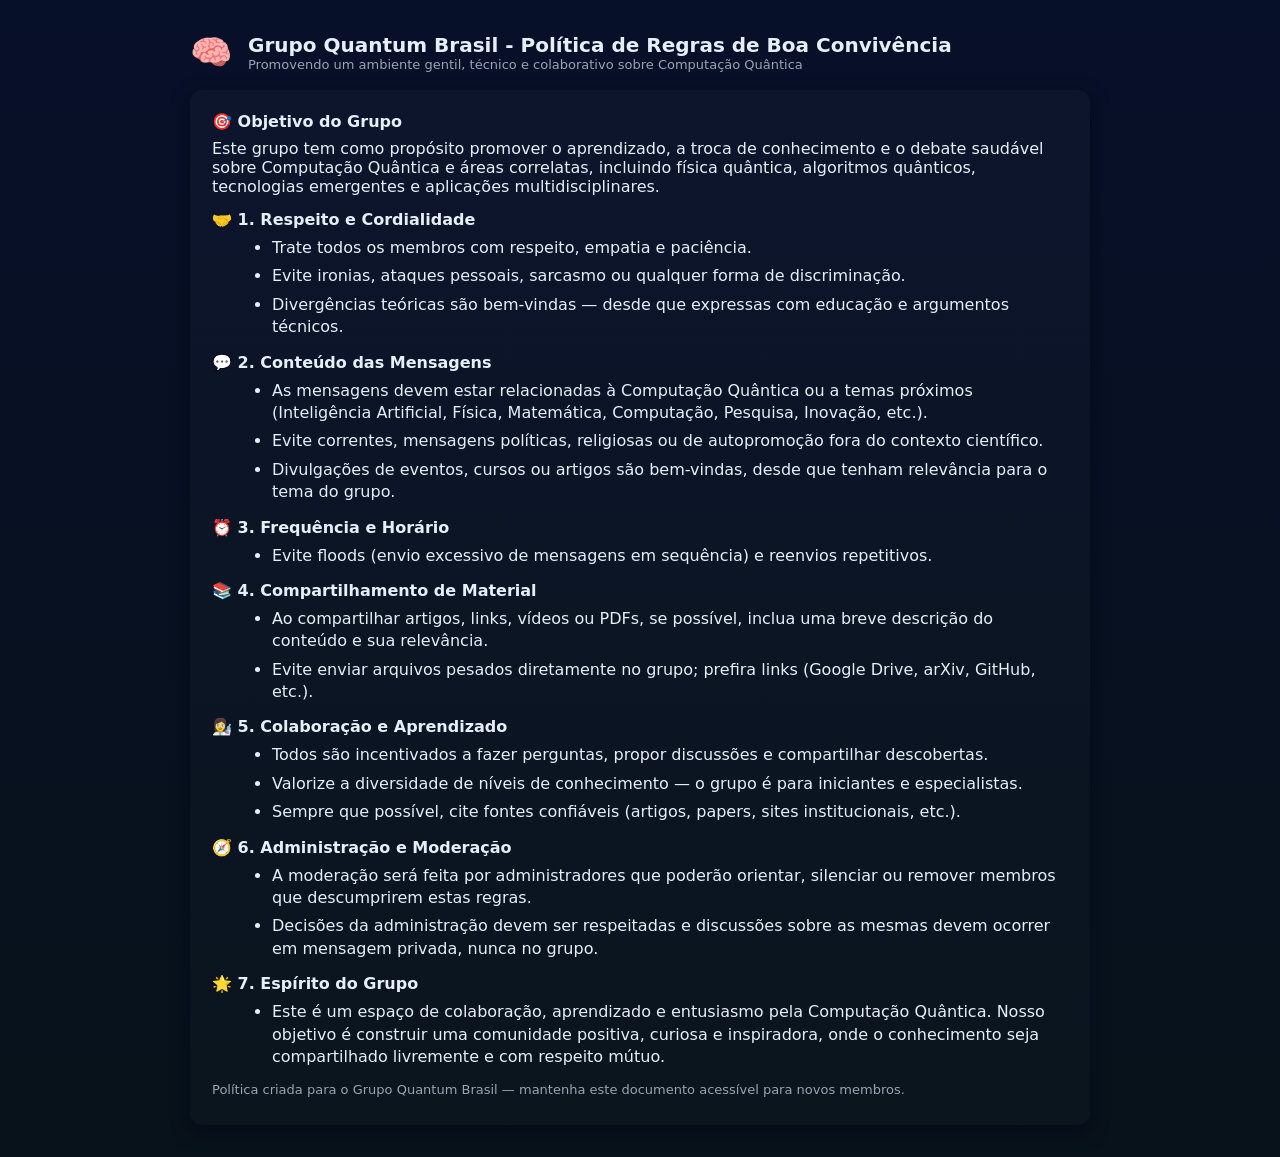
<file: Politicaconvivencia.html>
<!doctype html>
<html lang="pt-BR">
<head>
  <meta charset="utf-8">
  <meta name="viewport" content="width=device-width,initial-scale=1">
  <title>Grupo Quantum Brasil — Política de Regras de Boa Convivência</title>
  <style>
    :root{--bg:#0f1724;--card:#0b1220;--accent:#7c3aed;--muted:#9aa4b2;--text:#e6eef8}
    *{box-sizing:border-box}
    body{font-family:Inter, system-ui, -apple-system, "Segoe UI", Roboto, "Helvetica Neue", Arial; background:linear-gradient(180deg,#071029 0%, #08121a 100%); color:var(--text); margin:0; padding:32px}
    .container{max-width:900px;margin:0 auto}
    header{display:flex;gap:16px;align-items:center;margin-bottom:18px}
    .logo{font-size:34px}
    h1{font-size:20px;margin:0}
    .subtitle{color:var(--muted);font-size:13px}
    .card{background:linear-gradient(180deg, rgba(255,255,255,0.02), rgba(255,255,255,0.01)); padding:22px;border-radius:12px;box-shadow:0 6px 18px rgba(2,6,23,0.6)}
    section{margin-bottom:14px}
    h2{font-size:16px;margin:0 0 8px 0}
    p{margin:6px 0}
    ul{margin:8px 0 12px 20px}
    li{margin:6px 0;line-height:1.4}
    .emoji{margin-right:8px}
    footer{color:var(--muted);font-size:13px;margin-top:12px}
    @media (max-width:520px){body{padding:18px}.card{padding:16px}}
  </style>
</head>
<body>
  <div class="container">
    <header>
      <div class="logo">🧠</div>
      <div>
        <h1>Grupo Quantum Brasil - Política de Regras de Boa Convivência</h1>
        <div class="subtitle">Promovendo um ambiente gentil, técnico e colaborativo sobre Computação Quântica</div>
      </div>
    </header>

    <main class="card">
      <section>
        <h2>🎯 Objetivo do Grupo</h2>
        <p>Este grupo tem como propósito promover o aprendizado, a troca de conhecimento e o debate saudável sobre Computação Quântica e áreas correlatas, incluindo física quântica, algoritmos quânticos, tecnologias emergentes e aplicações multidisciplinares.</p>
      </section>

      <section>
        <h2>🤝 1. Respeito e Cordialidade</h2>
        <ul>
          <li>Trate todos os membros com respeito, empatia e paciência.</li>
          <li>Evite ironias, ataques pessoais, sarcasmo ou qualquer forma de discriminação.</li>
          <li>Divergências teóricas são bem-vindas — desde que expressas com educação e argumentos técnicos.</li>
        </ul>
      </section>

      <section>
        <h2>💬 2. Conteúdo das Mensagens</h2>
        <ul>
          <li>As mensagens devem estar relacionadas à Computação Quântica ou a temas próximos (Inteligência Artificial, Física, Matemática, Computação, Pesquisa, Inovação, etc.).</li>
          <li>Evite correntes, mensagens políticas, religiosas ou de autopromoção fora do contexto científico.</li>
          <li>Divulgações de eventos, cursos ou artigos são bem-vindas, desde que tenham relevância para o tema do grupo.</li>
        </ul>
      </section>

      <section>
        <h2>⏰ 3. Frequência e Horário</h2>
        <ul>
          <li>
            <p>Evite floods (envio excessivo de mensagens em sequência) e reenvios repetitivos.</p>
          </li>
        </ul>
      </section>

      <section>
        <h2>📚 4. Compartilhamento de Material</h2>
        <ul>
          <li>Ao compartilhar artigos, links, vídeos ou PDFs, se possível, inclua uma breve descrição do conteúdo e sua relevância.</li>
          <li>Evite enviar arquivos pesados diretamente no grupo; prefira links (Google Drive, arXiv, GitHub, etc.).</li>
        </ul>
      </section>

      <section>
        <h2>👩‍🔬 5. Colaboração e Aprendizado</h2>
        <ul>
          <li>Todos são incentivados a fazer perguntas, propor discussões e compartilhar descobertas.</li>
          <li>Valorize a diversidade de níveis de conhecimento — o grupo é para iniciantes e especialistas.</li>
          <li>Sempre que possível, cite fontes confiáveis (artigos, papers, sites institucionais, etc.).</li>
        </ul>
      </section>

      <section>
        <h2>🧭 6. Administração e Moderação</h2>
        <ul>
          <li>A moderação será feita por administradores que poderão orientar, silenciar ou remover membros que descumprirem estas regras.</li>
          <li>Decisões da administração devem ser respeitadas e discussões sobre as mesmas devem ocorrer em mensagem privada, nunca no grupo.</li>
        </ul>
      </section>

      <section>
        <h2>🌟 7. Espírito do Grupo</h2>
        <ul>
          <li>
            <p>Este é um espaço de colaboração, aprendizado e entusiasmo pela Computação Quântica. Nosso objetivo é construir uma comunidade positiva, curiosa e inspiradora, onde o conhecimento seja compartilhado livremente e com respeito mútuo.</p>
          </li>
        </ul>
      </section>
      <footer>
        <p>Política criada para o Grupo Quantum Brasil — mantenha este documento acessível para novos membros.</p>
      </footer>
    </main>
  </div>
</body>
</html>
</file>
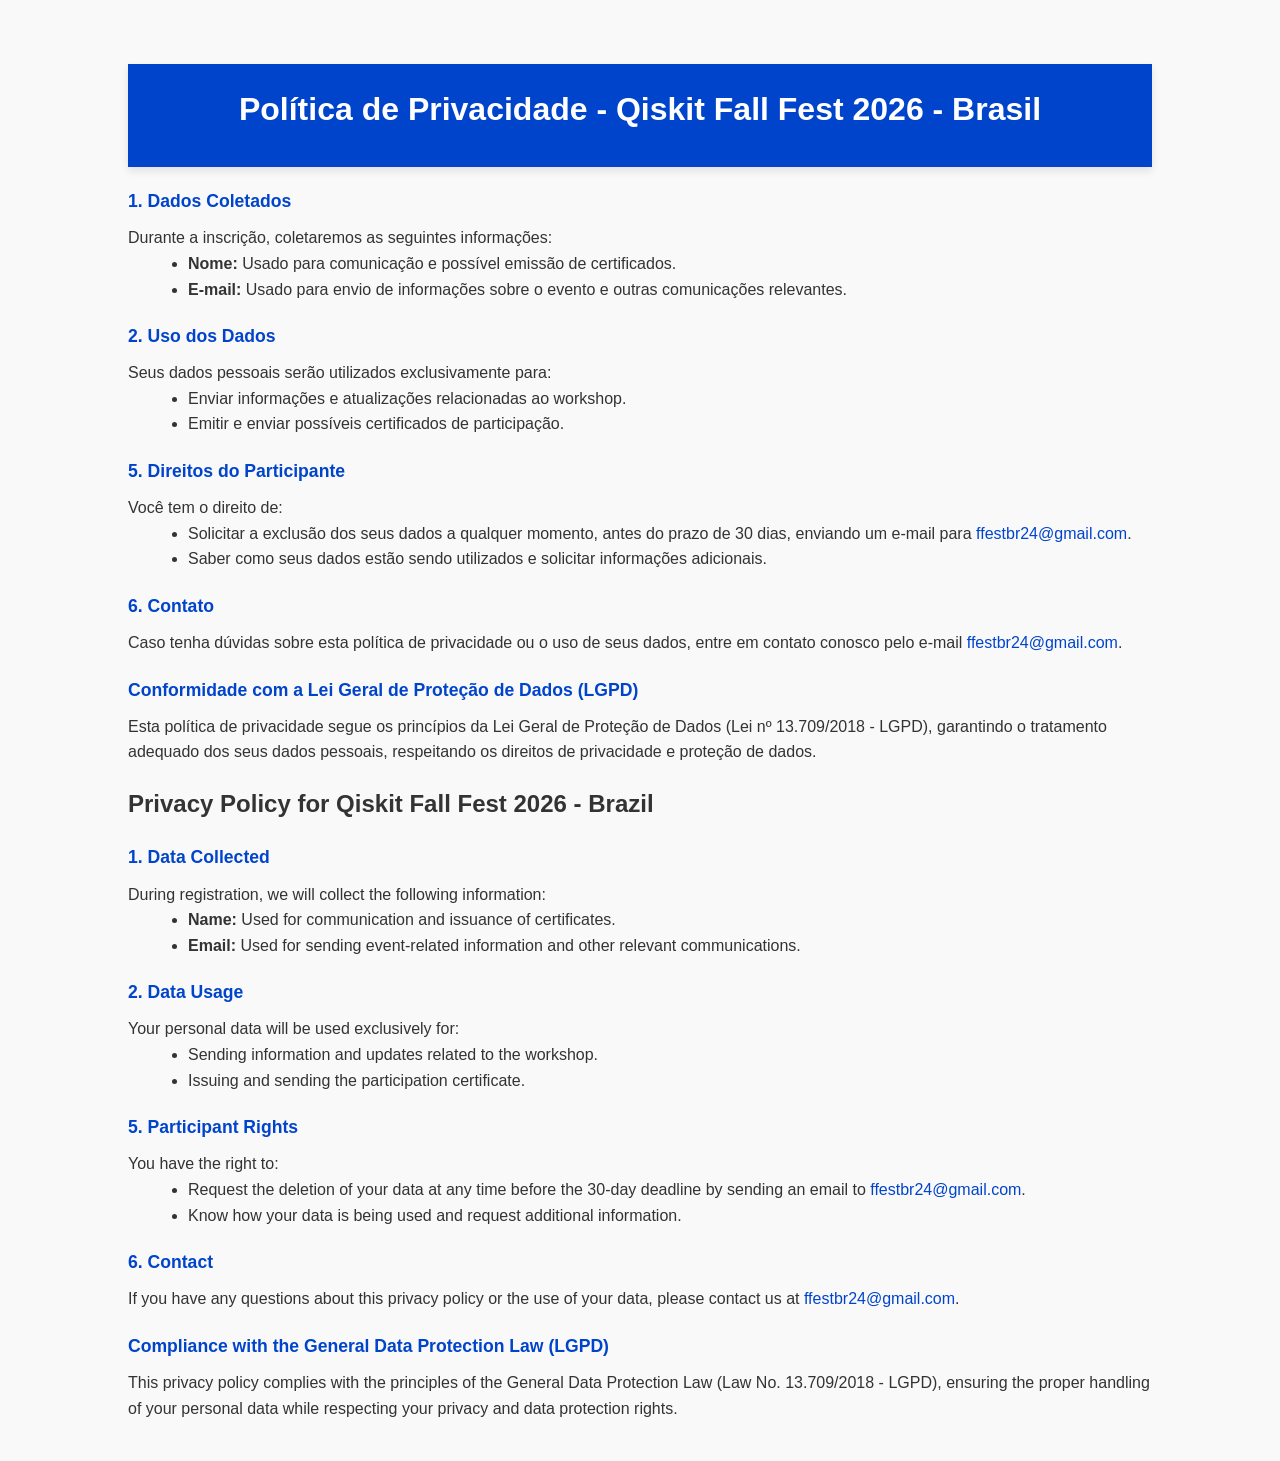
<file: privacidade.html>
<!DOCTYPE html>
<html lang="pt-BR">
<head>
    <meta charset="UTF-8">
    <meta name="viewport" content="width=device-width, initial-scale=1.0">
    <title>Política de Privacidade - Qiskit Fall Fest 2026</title>
    <link rel="stylesheet" href="css/styles2.css">
</head>
<body>
    <header>
        <h1>Política de Privacidade - Qiskit Fall Fest 2026 - Brasil</h1>
    </header>
    
    <main>
        <section>
            <h2>1. Dados Coletados</h2>
            <p>Durante a inscrição, coletaremos as seguintes informações:</p>
            <ul>
                <li><strong>Nome:</strong> Usado para comunicação e possível emissão de certificados.</li>
                <li><strong>E-mail:</strong> Usado para envio de informações sobre o evento e outras comunicações relevantes.</li>
            </ul>
        </section>

        <section>
            <h2>2. Uso dos Dados</h2>
            <p>Seus dados pessoais serão utilizados exclusivamente para:</p>
            <ul>
                <li>Enviar informações e atualizações relacionadas ao workshop.</li>
                <li>Emitir e enviar possíveis certificados de participação.</li>
            </ul>
        </section>
<!--
        <section>
            <h2>3. Armazenamento e Proteção dos Dados</h2>
            <p>Seus dados serão armazenados nos servidores em nuvem do Google Sheets, que adota medidas de segurança para proteger seus dados contra acesso não autorizado, alteração ou divulgação. Garantimos que seus dados serão acessados apenas pela equipe responsável pela organização do evento.</p>
        </section>

        <section>
            <h2>4. Prazo de Retenção dos Dados</h2>
            <p>Os dados pessoais coletados serão mantidos apenas pelo tempo necessário para a organização e realização do evento. Após o término do workshop, seus dados serão apagados em até 30 dias.</p>
        </section>
-->

        <section>
            <h2>5. Direitos do Participante</h2>
            <p>Você tem o direito de:</p>
            <ul>
                <li>Solicitar a exclusão dos seus dados a qualquer momento, antes do prazo de 30 dias, enviando um e-mail para <a href="mailto:ffestbr24@gmail.com">ffestbr24@gmail.com</a>.</li>
                <li>Saber como seus dados estão sendo utilizados e solicitar informações adicionais.</li>
            </ul>
        </section>

        <section>
            <h2>6. Contato</h2>
            <p>Caso tenha dúvidas sobre esta política de privacidade ou o uso de seus dados, entre em contato conosco pelo e-mail <a href="mailto:ffestbr24@gmail.com">ffestbr24@gmail.com</a>.</p>
        </section>

        <section>
            <h2>Conformidade com a Lei Geral de Proteção de Dados (LGPD)</h2>
            <p>Esta política de privacidade segue os princípios da Lei Geral de Proteção de Dados (Lei nº 13.709/2018 - LGPD), garantindo o tratamento adequado dos seus dados pessoais, respeitando os direitos de privacidade e proteção de dados.</p>
        </section>
        
        <section>
            <h1>Privacy Policy for Qiskit Fall Fest 2026 - Brazil</h1>
        </section>
        
        <section>
            <h2>1. Data Collected</h2>
            <p>During registration, we will collect the following information:</p>
            <ul>
                <li><strong>Name:</strong> Used for communication and issuance of certificates.</li>
                <li><strong>Email:</strong> Used for sending event-related information and other relevant communications.</li>
            </ul>
        </section>

        <section>
            <h2>2. Data Usage</h2>
            <p>Your personal data will be used exclusively for:</p>
            <ul>
                <li>Sending information and updates related to the workshop.</li>
                <li>Issuing and sending the participation certificate.</li>
            </ul>
        </section>
<!--
        <section>
            <h2>3. Data Storage and Protection</h2>
            <p>Your data will be stored on Google Sheets' cloud servers, which adopt security measures to protect your data from unauthorized access, alteration, or disclosure. We ensure that your data will only be accessed by the team responsible for organizing the event.</p>
        </section>

        <section>
            <h2>4. Data Retention Period</h2>
            <p>The personal data collected will be retained only for the time necessary for the organization and completion of the event. After the workshop ends, your data will be deleted within 30 days.</p>
        </section>
-->
        <section>
            <h2>5. Participant Rights</h2>
            <p>You have the right to:</p>
            <ul>
                <li>Request the deletion of your data at any time before the 30-day deadline by sending an email to <a href="mailto:ffestbr24@gmail.com">ffestbr24@gmail.com</a>.</li>
                <li>Know how your data is being used and request additional information.</li>
            </ul>
        </section>

        <section>
            <h2>6. Contact</h2>
            <p>If you have any questions about this privacy policy or the use of your data, please contact us at <a href="mailto:ffestbr24@gmail.com">ffestbr24@gmail.com</a>.</p>
        </section>

        <section>
            <h2>Compliance with the General Data Protection Law (LGPD)</h2>
            <p>This privacy policy complies with the principles of the General Data Protection Law (Law No. 13.709/2018 - LGPD), ensuring the proper handling of your personal data while respecting your privacy and data protection rights.</p>
        </section>
    </main>
</body>
</html>
</file>
<file: css/styles.css>
@import url('https://fonts.googleapis.com/css2?family=Roboto:wght@400;500;700&display=swap');

* {
  margin: 0;
  padding: 0;
  box-sizing: border-box;
}

body {
  font-family: 'Roboto', sans-serif;
  line-height: 1.6;
  background-color: #1e1e1e;
  color: #e5e5e5;
}

header {
  color: #4a90e2;
  padding: 0; /* Increased padding */
  text-align: center;
  box-shadow: 0 4px 8px rgba(0, 0, 0, 0.1); /* Subtle shadow */
  border-bottom: 2px solid rgba(74, 144, 226, 0.5); /* Border at the bottom */
}

section {
  padding: 40px 20px;
}

h1 {
  color: white;
  text-align: center; /* Center the text */
  font-size: 2em; /* Default font size */
  margin-bottom: 20px;
}

h2 {
  color: #4a90e2;
  font-size: 2.2em;
  margin-bottom: 20px;
  text-align: center;
}

/* Default margin for small screens */
.margin {
  margin-left: 5%;
  margin-right: 5%;
}

.palestrante-card {
  /* background: radial-gradient(circle, rgb(17, 17, 16) 10%, rgb(65, 60, 49) 75%, rgb(240, 225, 91) 100%); */
  /* background: linear-gradient(to bottom, #23283d 1%, #0f0f0f 55%);  */
  /* background: linear-gradient(to bottom, #212530 40%, #131314 55%);  */
  background: linear-gradient(to bottom, #252e4799 40%, #131314 70%);
  box-shadow: inset 0 0 5px #fabc5e66;
  /* background: linear-gradient(to bottom, #293147 40%, #131314 55%); */
  border: 0px inset #797876;
  /* box-shadow: inset 0 0 1px #eeb804; */
  /* box-shadow: inset 0 0px 2px #e2be4a; */
  /* box-shadow: 0 0 1px #ff7eb6;  */
  /* box-shadow: 0 0 2px #be95ff; */
}
p {
  text-shadow: 1px 1px 2px rgba(255, 255, 255, 0.2);
}

.nome_palestrante_linkedin_icone img {
  opacity: 55%;
}
.nome_palestrante_linkedin_icone img:hover {
  opacity: 100%;
}
/* Medium screens */
@media (min-width: 768px) {
  .margin {
    margin-left: 10%;
    margin-right: 10%;
  }
}

/* Large screens */
@media (min-width: 1024px) {
  .margin {
    margin-left: 15%;
    margin-right: 15%;
  }
}

/* Extra large screens */
@media (min-width: 1440px) {
  .margin {
    margin-left: 20%;
    margin-right: 20%;
  }
}


.descricao {
  text-align: center;
  margin: 20px 0; /* Add vertical space between text blocks */
  color: #ffffff; /* Dark grey text */
  padding: 10px 0; /* Add some padding inside the text block */
  font-family: 'Roboto', sans-serif; /* Modern font */
  border-bottom: 1px solid rgba(74, 144, 226, 0.5); /* 50% opacity */
}

#formulario-inscricao {
  padding-top: 1vw;
  margin: 3vw;
  margin-top: 0;
}
.instagram_div {
  display:flex;
  flex-direction: column;
  align-items: center;
  padding: 0 2vw;
}

.instagram_div img {
  height: auto;
  width: 5vw;
}

.instagram_div p {
  text-align: center;
  font-size: 1.5vw;
}

#organizadores {
  font-size:0.9em;
  padding: 40px 20px;
}

#organizadores h2 {
  font-size: 2.5em; /* Increase the font size of the heading */
  margin-bottom: 20px;
  text-align: center;
}

#organizadores ul {
  list-style-type: none;
  padding-left: 0;
}

#organizadores ul li {
  background-color: #2c2c2c;
  padding: 15px; /* Increase padding for better spacing */
  margin-bottom: 15px; /* Increase margin for better spacing */
  border-radius: 5px;
  font-size: 1.2em; /* Increase font size for the organizers' names */
  display: flex;
  align-items: center;
  justify-content: space-between;
}

#organizadores ul li a img {
  width: 30px;
  height: 30px;
  vertical-align: middle;
  margin-left: 10px; /* Add some space between the name and the icon */
}


#fale-conosco {
  text-align: center; /* Center the text */
  padding: 20px; /* Add some padding for better spacing */
  margin: 20px 0; /* Add vertical margin for separation */
}

#fale-conosco p {
  margin-bottom: 10px; /* Add some space between paragraphs */
}

#fale-conosco a {
  color: #4a90e2; /* Ensure the link color matches your theme */
  text-decoration: none; /* Remove underline from the link */
}

#fale-conosco a:hover {
  text-decoration: underline; /* Add underline on hover for better UX */
}

p, ul {
  margin-bottom: 20px;
}

#imagem-evento {
  display: flex;
  flex-direction: column;
  margin: auto;
  padding: 3%;
  display: flex;
  justify-content: center; 
  align-items: center;    
  width: 100%;
  height: 100%;       
}

#imagem-evento img {
  max-width: 100%;
  height: auto;
  border-radius: 10px;
}

ul {
  list-style-type: none;
  padding-left: 0;
}

ul li {
  background-color: #2c2c2c;
  padding: 10px;
  margin-bottom: 10px;
  border-radius: 5px;
}

ul li strong {
  color: #4a90e2;
}

a {
  color: #4a90e2;
}


.palestrante-card {
  display: flex;
  flex-direction: row;
  align-items: center;
  background-color: #2c2c2c;
  padding: 20px;
  margin-bottom: 20px;
  border-radius: 10px;
}

.palestrante-card img {
  border-radius: 1%;
  margin-right: 20px;
}


.palestrante-card .info-palestrante h3 {
  color: #4a90e2;
}

footer {
  color: #e5e5e5;
  padding: 30px 0; /* Increased padding */
  text-align: center;
  border-top: 2px solid #4a90e2; /* Border at the top */
}

#form-inscricao {
  display: flex;
  flex-direction: column;
  max-width: 400px;
  margin: 0 auto;
  
}

#form-inscricao label,#form-inscricao input {
  margin-bottom: 10px;
}

#form-inscricao input {
  padding: 10px;
  border-radius: 5px;
  border: 1px solid #4a90e2;
  background-color: #2c2c2c;
  color: #e5e5e5;
}
button {
  background-color: #4a90e2;
  color: #fff;
  border: none;
  padding: 15px 30px; /* Increase padding for a bigger button */
  cursor: pointer;
  border-radius: 5px;
  width: 100%; /* Button occupies 100% of the form width */
  font-family: 'Roboto', sans-serif; /* Modern font */
  box-shadow: 0 4px 6px rgba(0, 0, 0, 0.1); /* Subtle shadow for depth */
  transition: background-color 0.3s ease, transform 0.3s ease; /* Smooth transition */
}

button:hover {
  background-color: #357ABD; /* Darker blue on hover */
  transform: translateY(-2px); /* Slight lift on hover */
}
footer {
  color: #e5e5e5; /* Ensure the text color matches your theme */
  padding: 5%; /* Reduce padding for a smaller footer */
  padding-bottom: 5%;
  text-align: center; /* Center the text */
  font-size: 0.4em; /* Make the text smaller */
}

footer p {
  margin: 0; /* Remove default margin */
}

.lang-switcher{
  display: grid;
  grid-template-columns: 1fr 1fr;
  gap: 0px 0px;
  position:absolute;
  top: 2px;
  right: 2px;
  text-decoration: none;
  align-items: center;
}
.lang-switcher p {
  line-height: 2vw;
  text-decoration: none;
  font-size: clamp(16px, 3vw, 30px);
  margin: 0;
  padding: 0px;
  color: #eff1f3;
}
.lang-switcher img{
  width: clamp(30px, 5vw, 50px);
  height: auto;
 

  padding: 0px; /* Adds padding to make it easier to click on mobile */
  border-radius: 5px; /* Rounded corners */
  transition: all 0.3s ease; /* Smooth transition for hover effects */
}
.lang-switcher img:hover {
  box-shadow: inset 0 0 30px 1px #d396d0;
}

#sponsored-div {
  display: flex;
  flex-direction: column;
  justify-content: center;
  align-items: center;
}


.sponsored-img {
  border-radius: 25px;
  width: 100%;
  height: auto;
}

#ultimo {
  margin-bottom: 0;
  border-bottom: 0;
}

.palestra-card{
  padding: 2vw 3vw;
  box-shadow: inset 0 0 0px 0px #a8a7a0;
  border-bottom: 1px solid #384052;
  border-left: 7px solid #44648d;
  border-radius: 0;
  margin: 2vw;
  display: flex;
  flex-direction: column;
  justify-content: center;
  align-items: center;

}

.cronograma_mobile {
  margin-top: 3vw;
  padding: 1vw 4vw;
}
.cronograma_mobile h2 {
  font-size: clamp(1px, 9vw, 4em);
  margin-top: 4vw;
}
.day {
  
  border-bottom: 1px solid rgba(74, 75, 80, 0.5);
  padding: clamp(1em,5vw,3em) 0;
  margin: 0vw 0;
}
.day h3 {
  font-size: clamp(1px, 5vw, 2.5em);
  font-weight: normal;
  color: #ffffff;
}
.day a {
  text-decoration:none;
  border-bottom: 1px;
}
.palestra-card h4 {
  font-weight: normal;
  font-size: clamp(1px, 4.5vw, 3em);
}
.palestra-card {
  background: radial-gradient(circle, rgba(7, 20, 36, 1) 20%, #17263a 100%);
  display:flex;
  flex-direction: column;
  justify-content: center;
  margin: 1vw 0;
  margin-bottom: 0;
  border-radius: 5px;
  
}
.palestra-card h5 {
  font-weight:normal;
  text-align: center;
  font-size: clamp(1px, 4.5vw, 3em);
  color: #ffffff;
}

.palestra-card p{
  color:#B8D7FA;
  text-align: center;
  font-style: italic;
  font-size: clamp(1px, 3vw, 2em);
  margin: 0;
}

.palestra-card a:hover{
  color:#5ba6fc;
}


#ver_palestra {
  text-align:center;
}

#Esquenta_pal{
  padding-top: 1vw;
}

.cronograma_desktop{
  display:none;
}
.cronograma_desktop_sabado{
  display: none;
}
#ver_palestra{
  display:block;
}

.cronograma_mobile{
  display: block;
}

#voltar_cronograma{
  display:none;
}
/* Media Queries for responsiveness */
@media (min-width: 30px) {
  body {
    padding-top: 3%;
    padding-left: .5%;
    padding-right: .5%;
  }

  header h1 {
    font-size: 3em;
  }

  h1 {
    font-size: 1.5em; /* Adjust font size for small screens */
  }

  h2 {
    font-size: 1em;
  }

  ul {
    padding-left: 40px;
  }

  p {
    font-size: 0.9em;
    letter-spacing: 0.5px;
  }
  button {
    font-size: 1.1em; /* Adjust font size for small screens */
  }
  #fale-conosco {
    font-size: 0.5em;
  }
  #organizadores {
    font-size: .6em;
    
  }
  .lang-switcher {
    top: 3px; /* Less spacing on smaller screens */
    right: 3px;
    font-size: 14px; /* Slightly smaller text */
    padding: 1px 4px; /* Adjust padding */
  }

  .organizador {
    display: flex;
    flex-direction: row;
    align-items: center;
    justify-content: center;
    font-size: 1.2em;
    background-color: #2c2c2c;
    padding: 10px 5px;
    border-radius: 5px;
    width: calc(50% - 20px); /* Ensures each item takes up half of the container */
    box-sizing: border-box; /* Includes padding and borders in width calculations */
    margin-bottom: 1px; /* Optional: adds spacing between rows */

  }
  .organizadores-container {
    display: flex;
    flex-direction: row;
    align-items: center;
    justify-content: center;
    flex-wrap: wrap; /* Allows the items to wrap */
    gap: 5px; /* Space between items */
    justify-content: center; /* Centers items in the middle */
  }
  
  .organizador p {
    margin: 0; /* Removes default margins to ensure proper alignment */
    margin-left:.5em;
    line-height: 1.5; /* Adjusts the line height to center text better */
}

.palestrantes {
  padding: 0 1em;
}
.palestrantes h2 {
  font-size: 9vw;
}
.palestrantes h3 {
  font-size: 7vw;
  text-align: center;
  margin-top: 0;
  margin-bottom: 0;
  font-style: italic;
  
}
.palestrantes p {
  margin: .5em;
  font-size: 3vw;
}
.palestrante-card {
  flex-direction: column;
}
.palestrante-card img {
  margin-right: 0;
}
.info-palestrante {
  padding: 0;
  padding-top: 1vw;
}
.palestrante-name-photo-container {
  display: flex;
  flex-direction: column;
  align-items: center;
  justify-content: center;
  margin-bottom: 2em;
}
.palestrante-photo {
  width: 100%;
  height: auto;
  object-fit: cover;
}	


.linkedin {
    margin: 0; /* Adds space between the text and icon */
    margin-left: .4em;
    width: 2.1em; /* Adjust size based on preference */
    height: auto; /* Maintains aspect ratio */
}
.nome_palestrante_linkedin_icone {
  display: flex; 
  flex-direction: row;
  justify-content: center;
  margin-top: 0;
}
.nome_palestrante_linkedin_icone img {
  width: 8vw;
  min-width: 1.8em;
  height: auto;
  margin-top: 1.8vw;
  margin-left: 3vw;
}
.nome_palestrante_linkedin_icone a {
  display: inline-block;
  margin: 0;
} 
.instagram_div {
  border-top:1px solid rgba(74, 144, 226, 0.5);;
  border-bottom:1px solid rgba(74, 144, 226, 0.5);; 

  box-shadow: inset 0 0px 0px #53a1e066;
  border-radius: 0vw;
  margin-top: 0em;
  display:flex;
  flex-direction: row;
  align-items: center;
  justify-content: center;
  padding: 1vw 1vw;
}

.instagram_div img {
  vertical-align: center;
  margin-top: 0vw;
  margin-left: 4vw;
  margin-right: 4vw;
  height: auto;
  width: 6vw;
}

.instagram_div p {
  color: #a8bdd4;
  margin-top: 3.5vw;
  text-align: center;
  font-size: 5vw;
  text-decoration: none;
  vertical-align: middle;
}
.instagram_div a {
  text-decoration: none;
  margin:0;
  padding: 0;
}
#ver_palestra{
  display:block;
}

.cronograma_mobile{
  display: block;
}

#voltar_cronograma{
  display:none;
}
#cronograma_desktop{
  display:none;
}
#h2_hide{
  display:none;
}
#pre_evento{
  display:none;
}
}

@media (min-width: 768px) {
  body {
    padding-top: 5%;
    padding-left: 5%;
    padding-right: 5%;
  }
  

  header h1 {
    font-size: 3em;
  }

  h1 {
    font-size: 2em; /* Adjust font size for medium screens */
  }

  ul {
    padding-left: 40px;
  }

  p {
    font-size: 1.5em;
    letter-spacing: 0.8px;
  }
  button {
    font-size: 1.2em; /* Adjust font size for medium screens */
    }
  #fale-conosco {
    font-size: 0.5em;
  }
  #organizadores h2 {
    font-size: 2.6em;
  }
  .lang-switcher {
    top: 7px; /* Increase spacing on larger screens */
    right: 7px;
    font-size: 14px; /* Slightly larger text */
    padding: 3px 7px;
  }

  
.palestrantes {
  padding: 0 5vw;
}
.palestrantes h2 {
  font-size: 3.5em;
}
.palestrantes h3 {
  font-size: 4vw;
  text-align: center;
  margin-top: 0;
  margin-bottom: 0;
  font-style: italic;
}
.palestrantes p {
  margin: .5em;
  font-size: 2vw;
}

.palestrante-card {
  flex-direction: column;
  border: 0px inset #8a7242;
  /* background: linear-gradient(to bottom, #191d2999 40%, #131314 70%); */
  box-shadow: inset 0 0 3px #ecc06866;
}
.palestrante-card img {
  margin-right: 0;
}
.info-palestrante {
  padding: 0;
  padding-top: 1vw;
}
.palestrante-name-photo-container {
  display: flex;
  flex-direction: column;
  align-items: center;
  justify-content: center;
  margin-bottom: 2em;
}
.palestrante-photo {
  width: 100%;
  max-width: 40em;
  height: auto;
  object-fit: cover;
}	

.organizador p {
    margin: 0; /* Removes default margins to ensure proper alignment */
    line-height: 1.5; /* Adjusts the line height to center text better */
}

.linkedin {
    margin: 0; /* Adds space between the text and icon */
    margin-top: .5em;
    margin-left: .4em;
    width: 2.1em; /* Adjust size based on preference */
    height: auto; /* Maintains aspect ratio */
}
.nome_palestrante_linkedin_icone {
  display: flex;
  flex-direction: row;
  justify-content: center;
  margin-top: 1em;
}
.nome_palestrante_linkedin_icone img {
  width: 5vw;
  height: auto;
  margin-top: .8vw;
  margin-left: 1.2em;
}
.nome_palestrante_linkedin_icone a {
  display: inline-block;
  margin: 0;
} 
.instagram_div {
  border-top:1px solid #576c92;
  border-bottom:1px solid #576c92; 

  box-shadow: inset 0 0px 0px #53a1e066;
  border-radius: 0vw;
  margin-top: 0em;
  display:flex;
  flex-direction: row;
  align-items: center;
  justify-content: center;
  padding: 1vw 1vw;
}

.instagram_div img {
  vertical-align: center;
  margin-top: 0vw;
  margin-left: 4vw;
  margin-right: 4vw;
  height: auto;
  width: 4vw;
}

.instagram_div p {
  color: #a8bdd4;
  margin-top: 1.5vw;
  text-align: center;
  font-size: 3vw;
  text-decoration: none;
  vertical-align: middle;
}
.instagram_div a {
  text-decoration: none;
  margin:0;
  padding: 0;
}
#ver_palestra{
  display:block;
}
#cronograma_desktop{
  display:none;
}
#cronograma_desktop_sabado{
  display:none;
}
.cronograma_mobile{
  display: block;
}

#voltar_cronograma{
  display:none;
}
#h2_hide{
  display:none;
}
#pre_evento{
  display:none;
}
}

@media (min-width: 1024px) {
  body {
    padding-top: 5%;
    padding-left: 5%;
    padding-right: 5%;
  }

  header h1 {
    font-size: 3em;
  }

  h1 {
    font-size: 2.5em; /* Adjust font size for large screens */
  }

  ul {
    padding-left: 60px;
  }

  p {
    font-size: 1.8em;
    letter-spacing: 1px;

  }
  button {
    font-size: 1.5em; /* Adjust font size for large screens */
    }
  #fale-conosco {
    font-size: 0.5em;
  }
  #organizadores h2 {
    font-size: 3em;
  }
  .lang-switcher {
    top: 10px; /* Increase spacing on larger screens */
    right: 10px;
    font-size: 20px; /* Slightly larger text */
    padding: 5px 10px;
  }
  .organizador {
    display: flex;
    flex-direction: row;
    align-items: center;
    justify-content: center;
    font-size: .8em;
    background-color: #2c2c2c;
    padding: 10px 5px;
    border-radius: 5px;
    width: calc(50% - 20px); /* Ensures each item takes up half of the container */
    box-sizing: border-box; /* Includes padding and borders in width calculations */
    margin-bottom: 1px; /* Optional: adds spacing between rows */
  }
  .organizadores-container {
    display: flex;
    flex-direction: row;
    align-items: center;
    justify-content: center;
    flex-wrap: wrap; /* Allows the items to wrap */
    gap: 5px; /* Space between items */
    justify-content: center; /* Centers items in the middle */
  }
  .organizador p {
    margin: 0; /* Removes default margins to ensure proper alignment */
    line-height: 1.5; /* Adjusts the line height to center text better */
}

.palestrantes {
  padding: 0 4em;
}
.palestrantes h2 {
  font-size: 3.5em;
}
.palestrantes h3 {
  font-size: 3.5vw;
  text-align: center;
  margin-top: 0;
  margin-bottom: 0;
  font-style: italic;
}
.palestrantes p {
  margin: .5em;
  font-size: 1.5vw;
}
.palestrante-card {
  flex-direction: column;
}
.palestrante-card img {
  margin-right: 0;
}
.info-palestrante {
  padding: 1vw 3vw;
}
.palestrante-name-photo-container {
  display: flex;
  flex-direction: column;
  align-items: center;
  justify-content: center;
  margin-bottom: 2em;
}
.palestrante-photo {
  max-width: none;
  min-width: 30em;
  width: 55%;
  height: auto;
  object-fit: cover;
}	
#organizadores h2{
  font-size: 4em;
}
.organizador {
  display: flex;
  flex-direction: row;
  align-items: center;
  justify-content: center;
  font-size: .8em;
  background-color: #2c2c2c;
  padding: 10px 5px;
  border-radius: 5px;
  width: calc(50% - 20px); /* Ensures each item takes up half of the container */
  box-sizing: border-box; /* Includes padding and borders in width calculations */
  margin-bottom: 1px; /* Optional: adds spacing between rows */
}
.organizadores-container {
  display: flex;
  flex-direction: row;
  align-items: center;
  justify-content: center;
  flex-wrap:wrap; /* Allows the items to wrap */
  gap: 5px; /* Space between items */
  justify-content:center; /* Centers items in the middle */
}
.organizador p {
  margin: 0; /* Removes default margins to ensure proper alignment */
  line-height: 1.5; /* Adjusts the line height to center text better */
}

.linkedin {
    margin: 0; /* Adds space between the text and icon */
    margin-top: .5em;
    margin-left: .4em;
    width: 3em; /* Adjust size based on preference */
    height: auto; /* Maintains aspect ratio */
}
.nome_palestrante_linkedin_icone {
  display: flex;
  flex-direction: row;
  justify-content: center;
  margin-top: 1em;
}
.nome_palestrante_linkedin_icone img {
  width: 4vw;
  height: auto;
  margin-top: 1vw;
  margin-left: 1.2em;
}
.nome_palestrante_linkedin_icone a {
  display: inline-block;
  margin: 0;
}
.instagram_div {
  border-top:1px solid rgba(74, 144, 226, 0.5);
  border-bottom:1px solid rgba(74, 144, 226, 0.5);; 

  box-shadow: inset 0 0px 0px #53a1e066;
  border-radius: 0vw;
  margin-top: 0em;
  display:flex;
  flex-direction: row;
  align-items: center;
  justify-content: center;
  padding: 1vw 1vw;
}

.instagram_div img {
  vertical-align: center;
  margin-top: 0vw;
  margin-left: 4vw;
  margin-right: 4vw;
  height: auto;
  width: 4vw;
}

.instagram_div p {
  color: #a8bdd4;
  margin-top: 1.5vw;
  text-align: center;
  font-size: 3vw;
  text-decoration: none;
  vertical-align: middle;
}
.instagram_div a {
  text-decoration: none;
  margin:0;
  padding: 0;
}

#cronograma_desktop{
  display:none;
}
#cronograma_desktop_sabado{
  display:none;
}
#ver_palestra{
  display:block;
}

.cronograma_mobile{
  display: block;
}

#voltar_cronograma{
  display:none;
}
#h2_hide{
  display:none;
}
#pre_evento{
  display:none;
}
}


@media (min-width: 1440px) {
  body {
    padding-top: 2%;
    padding-left: 5%;
    padding-right: 5%;
  }

  header h1 {
    font-size: 3em;
  }

  h1 {
    font-size: 3em; /* Adjust font size for extra large screens */
  }


  ul {
    padding-left: 80px;
  }

  p {
    font-size: 2.5em;
    letter-spacing: 1.1px;
  }
  button {
    font-size: 2em; /* Adjust font size for extra large screens */
    }
  #fale-conosco {
    font-size: 0.6em;
  }
  .palestrantes {
    padding: 0 6vw;
  }
  .palestrantes h3 {
    font-size: 3vw;
    text-align: center;
    margin-top: 0;
    margin-bottom: 0;
    font-style: italic;
  }
  .palestrante-photo {
    width: 55%;
    height: auto;
    object-fit: cover;
  }	
  .nome_palestrante_linkedin_icone img {
    width: 3vw;
    height: auto;
    margin-top: .87em;
    margin-left: 1.2em;
  }

  #organizadores h2{
    font-size: 4em;
  }
  .organizador {
    display: flex;
    flex-direction: row;
    align-items: center;
    justify-content: center;
    font-size: .8em;
    background-color: #2c2c2c;
    padding: 10px 5px;
    border-radius: 5px;
    width: calc(50% - 20px); /* Ensures each item takes up half of the container */
    box-sizing: border-box; /* Includes padding and borders in width calculations */
    margin-bottom: 1px; /* Optional: adds spacing between rows */
  }
  .organizadores-container {
    display: flex;
    flex-direction: row;
    align-items: center;
    justify-content: center;
    flex-wrap:wrap; /* Allows the items to wrap */
    gap: 5px; /* Space between items */
    justify-content:center; /* Centers items in the middle */
  }
  .organizador p {
    margin: 0; /* Removes default margins to ensure proper alignment */
    line-height: 1.5; /* Adjusts the line height to center text better */
}

  .linkedin {
      margin: 0; /* Adds space between the text and icon */
      margin-top: .5em;
      margin-left: .5em;
      width: 4em; /* Adjust size based on preference */
      height: auto; /* Maintains aspect ratio */
  }

  .nome_palestrante_linkedin_icone {
    display: flex;
    flex-direction: row;
    justify-content: center;
    margin-top: 1em;
  }
  .nome_palestrante_linkedin_icone img {
    width: 3.5vw;
    height: auto;
    margin-top: .6vw;
    margin-left: 1.2em;
  }
  .nome_palestrante_linkedin_icone a {
    display: inline-block;
    margin: 0;
  }
  .instagram_div {
    border-top:1px solid rgba(74, 144, 226, 0.5);;
    border-bottom:1px solid rgba(74, 144, 226, 0.5);; 
  
    box-shadow: inset 0 0px 0px #53a1e066;
    border-radius: 0vw;
    margin-top: 0em;
    display:flex;
    flex-direction: row;
    align-items: center;
    justify-content: center;
    padding: 1vw 1vw;
  }
  
  .instagram_div img {
    vertical-align: center;
    margin-top: 0vw;
    margin-left: 4vw;
    margin-right: 4vw;
    height: auto;
    width: 4vw;
  }
  
  .instagram_div p {
    color: #a8bdd4;
    margin-top: 1.5vw;
    text-align: center;
    font-size: 2.4vw;
    text-decoration: none;
    vertical-align: middle;
  }
  .instagram_div a {
    text-decoration: none;
    margin:0;
    padding: 0;
  }

  #cronograma_desktop{
    display:grid;
  }

  #cronograma_desktop_sabado{
    display:grid;
  }
  #ver_palestra{
    display:none;
  }

  .cronograma_mobile{
    display: none;
  }

  #voltar_cronograma{
    display:block;
    text-align: center;
  }
  
.cronograma_mobile{
  padding:0
}



.cronograma_desktop_sabado{
  display: grid;
  grid-template-columns: .5fr 1fr 1fr;
  grid-template-rows: 1fr;
  gap: 0px 0px;
  border-right: 1px solid rgba(74, 75, 80, 0.5);
  margin-top:1vw;
  margin-bottom:1vw;
  padding: 0vw 0vw;
  
}
.cronograma_desktop_sabado h3{
  font-size: 1.5vw;
  background: radial-gradient(circle, rgba(7, 20, 36, 1) 20%, #17263a 100%);
  border-left: 8px solid #44648d;
  border-top: 1px solid #384052;
  border-bottom: 1px solid #384052;
  border-top-left-radius: 8px;
  border-bottom-left-radius: 8px;
  height: 100%;
  text-align: center;
  padding: 3.5vw 0;
}


.cronograma_desktop_sabado .palestra-card {
  margin: 0vw;
  border: 0;
  border-left: 1px solid #384052;
  border-top: 1px solid #384052;
  border-bottom: 1px solid #384052;
  
  height: 100%;
}

.cronograma_desktop_sabado .palestra-card h5 {
  font-size: 1.5rem; /* Smaller heading for talks */
  margin-bottom: .5rem;

} 
.cronograma_desktop_sabado .palestra-card.smaller_h5 h5 {
  font-size: 1.3rem; /* Smaller heading for talks */
  margin-bottom: .5rem;

} 
.cronograma_desktop h3 {
  border-top: 1px solid #384052;
  text-align: center;
  font-size: 1.3vw; /* Smaller heading for talks */
  margin-bottom: 0rem;
  box-shadow: inset 0 0 0px 0px #d5dadf66;
  border-bottom: 1px solid #384052;
  padding: 5vw 1vw;
  border-radius: 0px;
  background: radial-gradient(circle, rgba(7, 20, 36, 1) 20%, #17263a 100%);
  border-left: 8px solid #44648d;
  border-top-left-radius: 8px;
  border-bottom-left-radius: 8px;
  border-right: 1px solid #384052;
}

.cronograma_desktop_sabado .palestra-card p {
  font-size: 0.9rem; /* Smaller text for talk times and names */
}



.cronograma_desktop {
  display: grid;
  grid-template-rows: repeat(1, 1fr); /* 7 equal columns */
  grid-template-columns: .8fr 1fr 1fr 1fr; /* 3 rows that auto-adjust their height based on content */
  gap: 0px 0px; /* Space between the grid items */
  grid-auto-flow: row;
  border-bottom: 1px solid rgba(74, 75, 80, 0.5);
  padding: 0vw 0vw;
  padding-top: 0vw;
  margin-top: 1vw;
  /* background: linear-gradient(to bottom, #afbcc2, #3a5875, #31363a); */
  border-radius: 0px;
  /* border-bottom: 1px solid #f3f4f5; */
  border-top: 1px solid rgba(74, 75, 80, 0.5);

}
/* Each day block */

.cronograma_desktop_sabado.less_padding {
  display: grid;
  grid-template-columns: .5fr 1fr 1fr 1fr 1fr;
  grid-template-rows: 1fr;
}

.less_padding.palestra-card{
  padding: 2vw .5vw;
  margin:.2vw;
  border-radius: 1px;
  border-top: 1px solid rgba(74, 75, 80, 0.5);
}

#less_padding_h3 {
  padding: 4.5vw 2vw;
  font-size: 1.6vw;
  font-weight: normal;
  border-radius: 5px;
}
.cronograma_desktop .palestra-card h5 {
  font-size: 1.4rem; /* Smaller heading for talks */
  margin-bottom: .5rem;

}

.cronograma_desktop .palestra-card {
  flex-grow: 2; /* Allows cards to grow to the same height */
  display: flex;
  flex-direction: column;
  justify-content:center; /* Ensures content within is distributed evenly */
  min-height: 200px; /* You can adjust this to control the minimum height */
  padding: 0vw .5vw;
  margin:0;
  /* border-top-left-radius: 15px;
  border-bottom-left-radius: 15px;
  border-top-right-radius: 3px;
  border-bottom-right-radius: 3px; */
  border-right: 1px solid #384052;
  border-top: 1px solid #384052;
  border-left: 0px solid #f3f4f5;
}

.cronograma_desktop .palestra-card p {
  font-size: 0.9rem; /* Smaller text for talk times and names */
}
.programacao_semana{
  font-size:2.5vw;
  margin-top: 2vw;
  margin-bottom: 0;
}
#pre_evento{
  display: block;
  font-size:2.5vw;
  margin-top: 6vw;
  margin-bottom: 0;
}
#h2_hide{
  display:block;
}
#pre_evento{
  display:block;
}

.palestra-card {
  background: radial-gradient(circle, rgba(7, 20, 36, 1) 20%, #17263a 100%);
  display:flex;
  flex-direction: column;
  justify-content: center;
  margin: 1vw 0;
  margin-bottom: 0;
  border-radius: 0px;
  
}

.palestra-card.change_color{
  background: radial-gradient(circle, rgb(12, 33, 59) 20%, #223349 100%);
}

h3.change_color{
  background: radial-gradient(circle, rgb(12, 33, 59) 20%, #223349 100%);
}
  
}

@media (min-width: 1600px) {
  #ver_palestra {
    text-align:left;
  }

  .palestrantes {
    margin: 0;
    padding: 0;
  }
  .palestrantes h2 {
    font-size: 4em;
    
  }
  .palestrantes h3 {
    font-size: 3.2em;
    text-align: left;
    font-style: italic;
    margin-left: .5em;
  }
  .palestrantes p {
    text-align: left;
    margin: 1em;
    font-size: 1.5em;
  }
  .palestrante-card {
    flex-direction: row;
    padding:1em;
    border: 0px inset #8a7242;
    background: linear-gradient(to right, #1b2133 10%, #131314 40%);
    /* box-shadow: inset 0 0 5px #fabc5e66; */
    /* box-shadow: inset 0 0 3px #ecc06866; */
  }
  .palestrante-name-photo-container {
    display: flex;
    flex-direction: column;
    align-items: center;
    justify-content: center;
    margin-bottom: 2em;
  }
  .palestrante-photo {
    width: 30em;
    height: auto;
    object-fit: cover;
    /* box-shadow: 0px 0px 5px 1px #139dd333; */
  }
  .nome_palestrante_linkedin_icone {
    display: flex;
    flex-direction: row;
    justify-content: left;
    margin-top: 1em;
  }
  .nome_palestrante_linkedin_icone {
    display: flex;
    flex-direction: row;
  }
  .nome_palestrante_linkedin_icone img {
    width: 3.8em;
    height: auto;
    margin-top: .8em;
    margin-left: 1.2em;
  }
  .nome_palestrante_linkedin_icone a {
    display: inline-block;
    margin: 0;
  }
  .instagram_div {
    border-top:1px inset #5c8adf;
    border-bottom:1px inset #5c8adf; 
  
    box-shadow: inset 0 0px 0px #53a1e066;
    border-radius: 0vw;
    margin-top: 3vw;
    display:flex;
    flex-direction: row;
    align-items: center;
    justify-content: center;
    padding: 1vw 1vw;
  }
  
  .instagram_div img {
    vertical-align: center;
    margin-top: 0vw;
    margin-left: 4vw;
    margin-right: 4vw;
    height: auto;
    width: 4vw;
  }
  
  .instagram_div p {
    color: #a8bdd4;
    margin-top: 1.5vw;
    text-align: center;
    font-size: 2.4vw;
    text-decoration: none;
    vertical-align: middle;
  }
  .instagram_div a {
    text-decoration: none;
    margin:0;
    padding: 0;
  }
  #voltar_cronograma{
    text-align:left;
  }
  
}

.palestrantes{
  margin-top: 5vw;
}
#ver_palestra a{
  text-shadow: none;
  text-decoration: none;
  font-weight: lighter;
  font-style: italic;
  color:#615b4a;
  box-shadow: inset 0 0 1px 1px #524d2f;
  border-radius: 5px;
  padding:clamp(.5em, 1vw, .5em);
  
}
#voltar_cronograma  a{
  text-shadow: none;
  text-decoration: none;
  font-weight: lighter;
  font-style: italic;
  color:#4a5561;
  box-shadow: inset 0 0 1px 1px #3c3f4d;
  border-radius: 5px;
  padding:clamp(.5em, 1vw, .5em);
  
}
#voltar_cronograma {
  margin-top:clamp(1px, 4vw, 1em);

}
#voltar_cronograma a:hover{
  color:#62839e;
  box-shadow: inset 0 0 1px 1px #62839e;
}
#ver_palestra a:hover{
  color:#9e9062;
  
}

#ver_palestra {
  margin-top:clamp(1px, 4vw, 1em);

}
.palestrante-card p {
  margin-top:.5vw;
}



.palestrante-card .bio{
  margin-bottom: .4vw;
}



.palestra-card.highlight {
  box-shadow: inset 0 0 0px 5px #f5be0866;
}

/* #organizadores {
  padding: 40px 20px;
  text-align: center;
} */

/* --- Added for the 2026 edition --- */

.hero-2026 {
  width: 100%;
  padding: 8vw 5% 6vw;
  text-align: center;
  background: linear-gradient(180deg, #23283d 0%, #1e1e1e 100%);
  border-radius: 10px;
}

.hero-2026 .hero-eyebrow {
  color: #4a90e2;
  text-transform: uppercase;
  letter-spacing: 2px;
  font-size: 0.9em;
  margin-bottom: 10px;
}

.hero-2026 h1 {
  font-size: clamp(2em, 6vw, 3.4em);
  margin-bottom: 12px;
}

.hero-2026 .hero-data {
  color: #ffffff;
  font-style: italic;
  font-size: clamp(1.1em, 3vw, 1.5em);
}

.placeholder-box {
  text-align: center;
  margin: 20px 0;
  padding: 30px 20px;
  color: #ffffff;
  border: 1px dashed rgba(74, 144, 226, 0.6);
  border-radius: 10px;
  background: rgba(74, 144, 226, 0.06);
}

.placeholder-box h2 {
  margin-bottom: 14px;
}

.placeholder-box p {
  margin-bottom: 10px;
}

.placeholder-box .placeholder-tag {
  display: inline-block;
  margin-bottom: 16px;
  padding: 4px 12px;
  border-radius: 999px;
  background: rgba(245, 190, 8, 0.15);
  color: #f5be08;
  font-size: 0.8em;
  text-transform: uppercase;
  letter-spacing: 1px;
}

/* --- Ligas parceiras (2026) --- */

.ligas-grid {
  display: grid;
  grid-template-columns: repeat(auto-fit, minmax(260px, 1fr));
  gap: 24px;
  margin: 20px 0 30px;
}

.liga-card {
  display: flex;
  flex-direction: column;
  align-items: center;
  text-align: center;
  background: linear-gradient(to bottom, #252e4799 40%, #131314 70%);
  box-shadow: inset 0 0 5px #fabc5e66;
  border-radius: 10px;
  padding: 24px 20px;
}

.liga-card img {
  width: 110px;
  height: 110px;
  object-fit: cover;
  border-radius: 50%;
  margin-bottom: 16px;
  background: #ffffff;
}

.liga-card h3 {
  color: #ffffff;
  font-size: 1.15em;
  margin-bottom: 10px;
}

.liga-card .liga-desc {
  font-size: 0.92em;
  margin-bottom: 14px;
}

.liga-card .liga-encontro {
  font-size: 0.85em;
  color: #c9d6f0;
  border-top: 1px solid rgba(74, 144, 226, 0.35);
  padding-top: 10px;
  margin-top: auto;
}

.liga-card .liga-encontro strong {
  color: #4a90e2;
}

/* --- Cronograma 2026 (independente do .cronograma_mobile legado,
   que fica escondido acima de 1440px) --- */

.cronograma-2026 {
  margin: 20px 0 30px;
}

.semana-bloco {
  margin-bottom: 28px;
}

.semana-bloco h3 {
  color: #4a90e2;
  font-size: 1.25em;
  margin-bottom: 6px;
}

.semana-bloco .semana-info {
  font-size: 0.9em;
  color: #c9d6f0;
  margin-bottom: 16px;
}

.dia-card {
  display: flex;
  flex-wrap: wrap;
  align-items: baseline;
  gap: 4px 10px;
  background: linear-gradient(to bottom, #252e4799 40%, #131314 70%);
  box-shadow: inset 0 0 5px #fabc5e66;
  border-radius: 8px;
  padding: 14px 18px;
  margin-bottom: 10px;
}

.dia-card .dia-data {
  color: #4a90e2;
  font-weight: 700;
  min-width: 150px;
}

.dia-card .dia-tema {
  flex: 1 1 220px;
}

.dia-card .dia-palestrante {
  font-size: 0.9em;
  color: #c9d6f0;
  width: 100%;
}

.dia-card .dia-palestrante a {
  color: #4a90e2;
}

.dia-card .a-confirmar {
  font-style: italic;
  opacity: 0.75;
}

.dia-multi {
  background: linear-gradient(to bottom, #252e4799 40%, #131314 70%);
  box-shadow: inset 0 0 5px #fabc5e66;
  border-radius: 8px;
  padding: 14px 18px;
  margin-bottom: 10px;
}

.dia-multi h4 {
  color: #4a90e2;
  font-size: 1.05em;
  margin-bottom: 8px;
}

.dia-itens {
  list-style: none;
  margin: 0 0 8px 0;
  padding: 0;
}

.dia-itens li {
  display: flex;
  flex-wrap: wrap;
  gap: 4px 10px;
  padding: 5px 0;
  border-top: 1px solid rgba(74, 144, 226, 0.2);
}

.dia-itens li:first-child {
  border-top: none;
}

.dia-itens .item-hora {
  color: #4a90e2;
  font-weight: 700;
  min-width: 90px;
}

.dia-itens .item-tema {
  flex: 1 1 220px;
}

.dia-itens .item-tema a {
  color: inherit;
  text-decoration: underline;
}

.dia-itens .item-subtitulo {
  display: block;
  font-size: 0.85em;
  color: #c9d6f0;
  font-style: italic;
}

/* ===== Visual refresh: brand badge, bird illustrations, tag pills ===== */

#imagem-evento .brand-badge {
  width: 84px;
  height: 84px;
  max-width: 84px;
  display: block;
  margin: 0 auto 14px;
  filter: drop-shadow(0 4px 10px rgba(0, 0, 0, 0.4));
}

.hero-2026 {
  position: relative;
  overflow: visible;
}

.hero-tags {
  display: flex;
  flex-wrap: wrap;
  justify-content: center;
  gap: 10px;
  margin-top: 24px;
}

#imagem-evento .hero-tags img {
  height: 24px;
  max-width: none;
  width: auto;
  opacity: 0.95;
}

.bird-sticker {
  position: absolute;
  pointer-events: none;
  z-index: 1;
  filter: drop-shadow(0 6px 14px rgba(0, 0, 0, 0.45));
}

#imagem-evento .bird-sticker img {
  display: block;
  width: 100%;
  max-width: none;
  height: auto;
}

.bird-sticker--flamingo {
  width: clamp(64px, 9vw, 130px);
  top: -14px;
  left: -8px;
  transform: rotate(-8deg);
}

.bird-sticker--blue {
  width: clamp(54px, 7vw, 108px);
  bottom: -14px;
  right: 3%;
  transform: rotate(6deg);
}

@media (max-width: 600px) {
  .bird-sticker--flamingo,
  .bird-sticker--blue {
    display: none;
  }
}

.section-sticker {
  display: flex;
  justify-content: center;
  margin-bottom: 8px;
}

.section-sticker img {
  width: 72px;
  height: 72px;
  filter: drop-shadow(0 4px 10px rgba(0, 0, 0, 0.35));
}

.poster-showcase {
  display: flex;
  justify-content: center;
  margin: 10px 0 34px;
}

.poster-showcase .poster-frame {
  width: 100%;
  max-width: 760px;
  padding: 10px;
  border-radius: 16px;
  background: linear-gradient(to bottom, #252e4799 40%, #131314 70%);
  box-shadow: inset 0 0 5px #fabc5e66, 0 8px 24px rgba(0, 0, 0, 0.4);
}

.poster-showcase img {
  display: block;
  width: 100%;
  height: auto;
  border-radius: 10px;
}
</file>
<file: css/styles2.css>
/* Reset de margens e paddings para garantir uma aparência consistente */
* {
    margin: 0;
    padding: 0;
    box-sizing: border-box;
}

/* Configurações básicas do corpo */
body {
    font-family: Arial, sans-serif;
    line-height: 1.6;
    padding: 20px;
    color: #333;
    background-color: #f9f9f9;
}

/* Estiliza o cabeçalho */
header {
    background-color: #0044cc;
    color: white;
    padding: 20px 0;
    text-align: center;
    box-shadow: 0 4px 8px rgba(0, 0, 0, 0.1);
    border-bottom: 2px solid #0044cc;
}

header h1 {
    font-size: 2em;
    margin-bottom: 10px;
}

/* Estiliza as seções principais */
main {
    margin-top: 20px;
}

section {
    margin-bottom: 20px;
}

h2 {
    color: #0044cc;
    font-size: 1.5em;
    margin-bottom: 10px;
}


ul {
    list-style-type: disc;
    padding-left: 20px;
}

a {
    color: #0044cc;
    text-decoration: none;
}

a:hover {
    text-decoration: underline;
}

/* Media Queries para responsividade */
@media (min-width: 300px) {
    body {
        padding-top: 3%;
        padding-left: 5%;
        padding-right: 5%;
    }

    header h1 {
        font-size: 1.6em;
    }

    h2 {
        font-size: 1em;
    }

    ul {
        padding-left: 40px;
    }
}

@media (min-width: 768px) {
    body {
        padding-top: 5%;
        padding-left: 10%;
        padding-right: 10%;
    }

    header h1 {
        font-size: 1.8em;
    }

    h2 {
        font-size: 1em;
    }

    ul {
        padding-left: 40px;
    }
}

@media (min-width: 1024px) {
    body {
        padding-top: 5%;
        padding-left: 10%;
        padding-right: 10%;
    }

    header h1 {
        font-size: 2em;
    }

    h2 {
        font-size: 1.1em;
    }

    ul {
        padding-left: 60px;
    }
}

@media (min-width: 1440px) {
    body {
        padding-top: 2%;
        padding-left: 10%;
        padding-right: 10%;
    }

    header h1 {
        font-size: 2.2em;
    }

    h2 {
        font-size: 1.3em;
    }

    ul {
        padding-left: 80px;
    }
}
</file>
